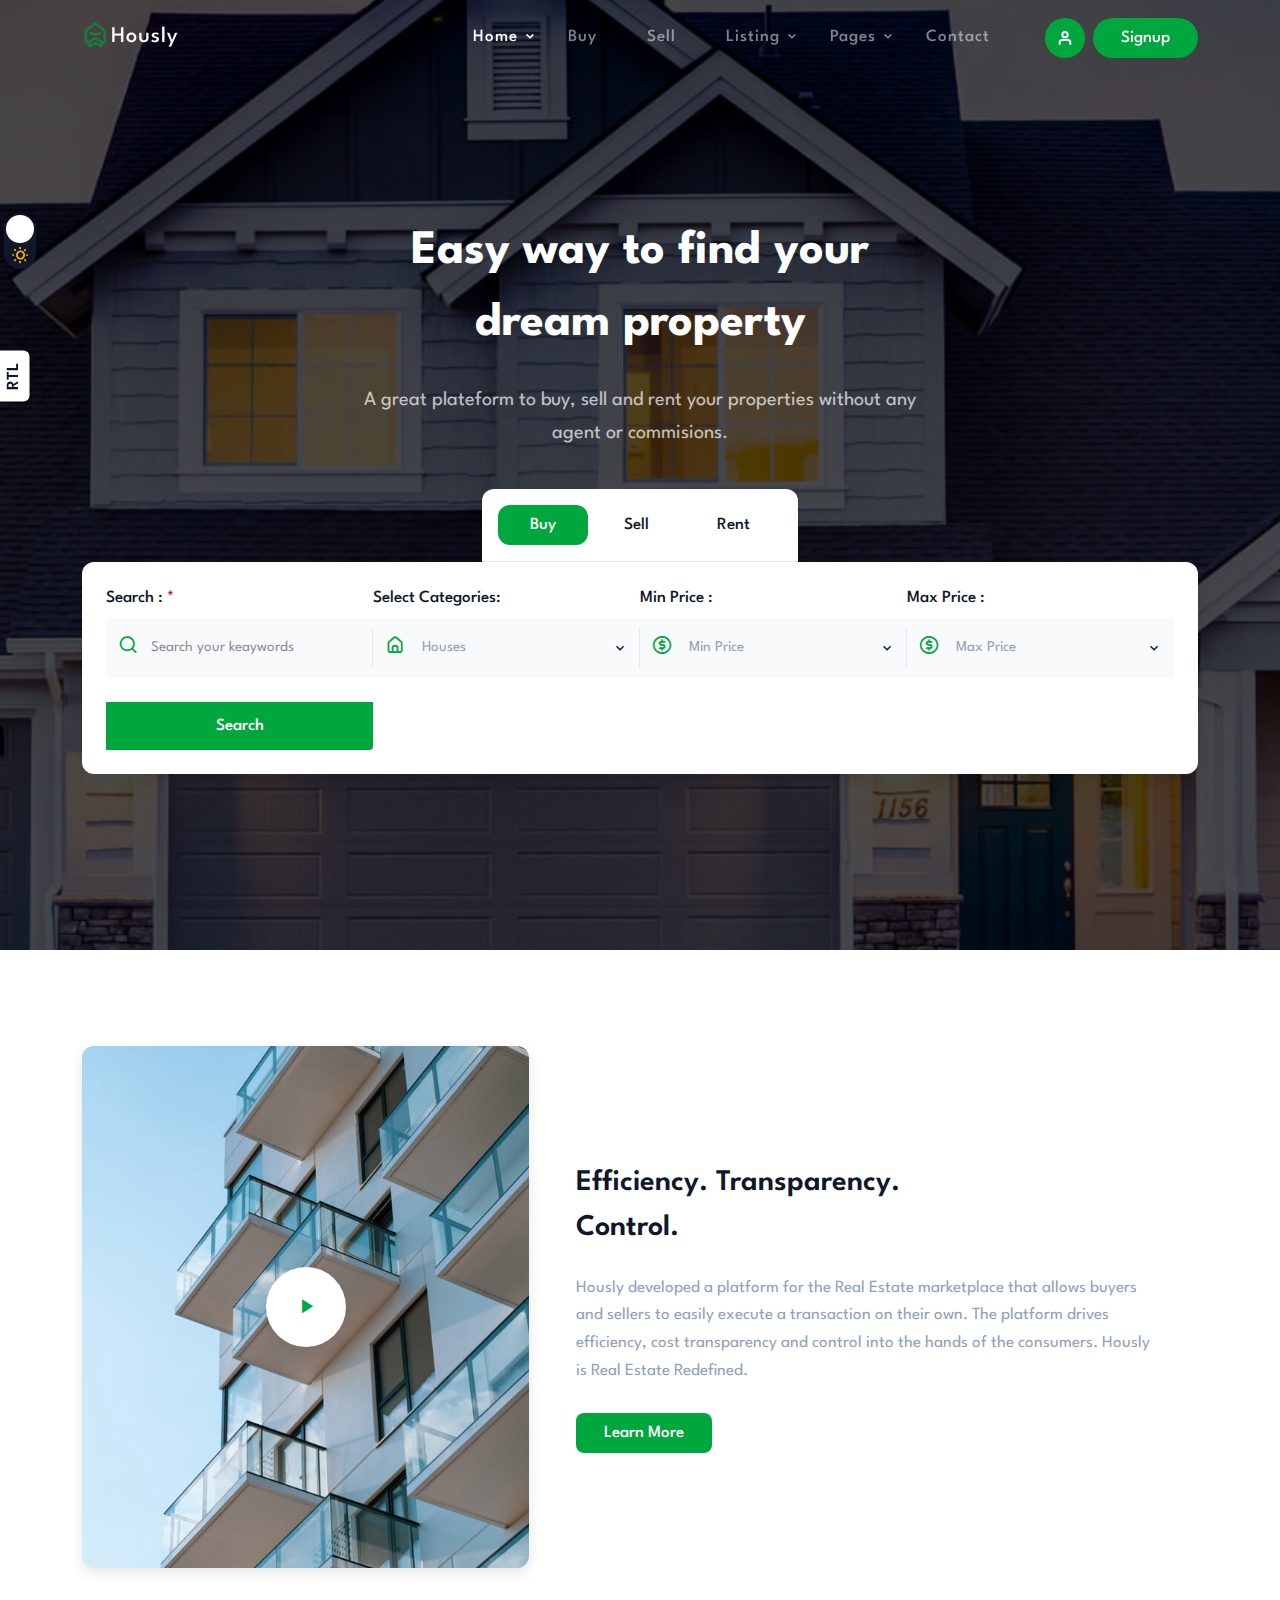
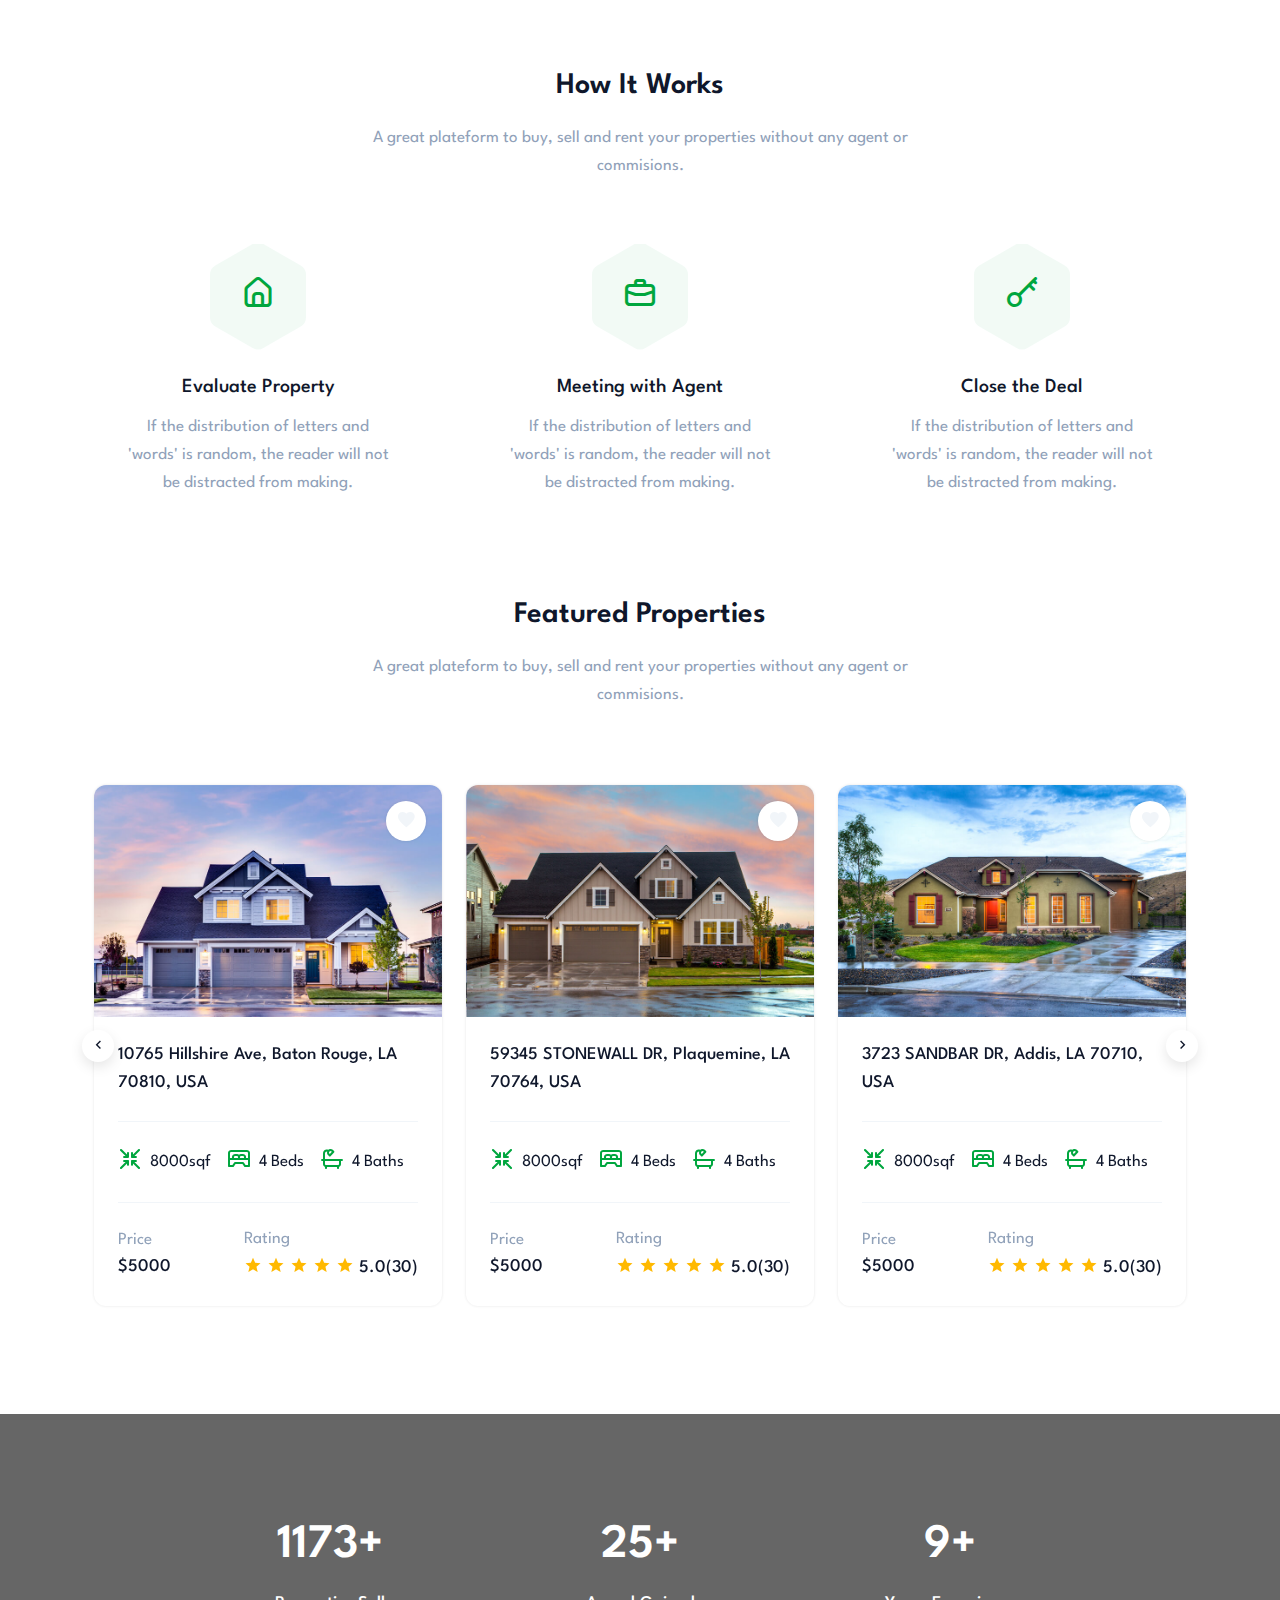
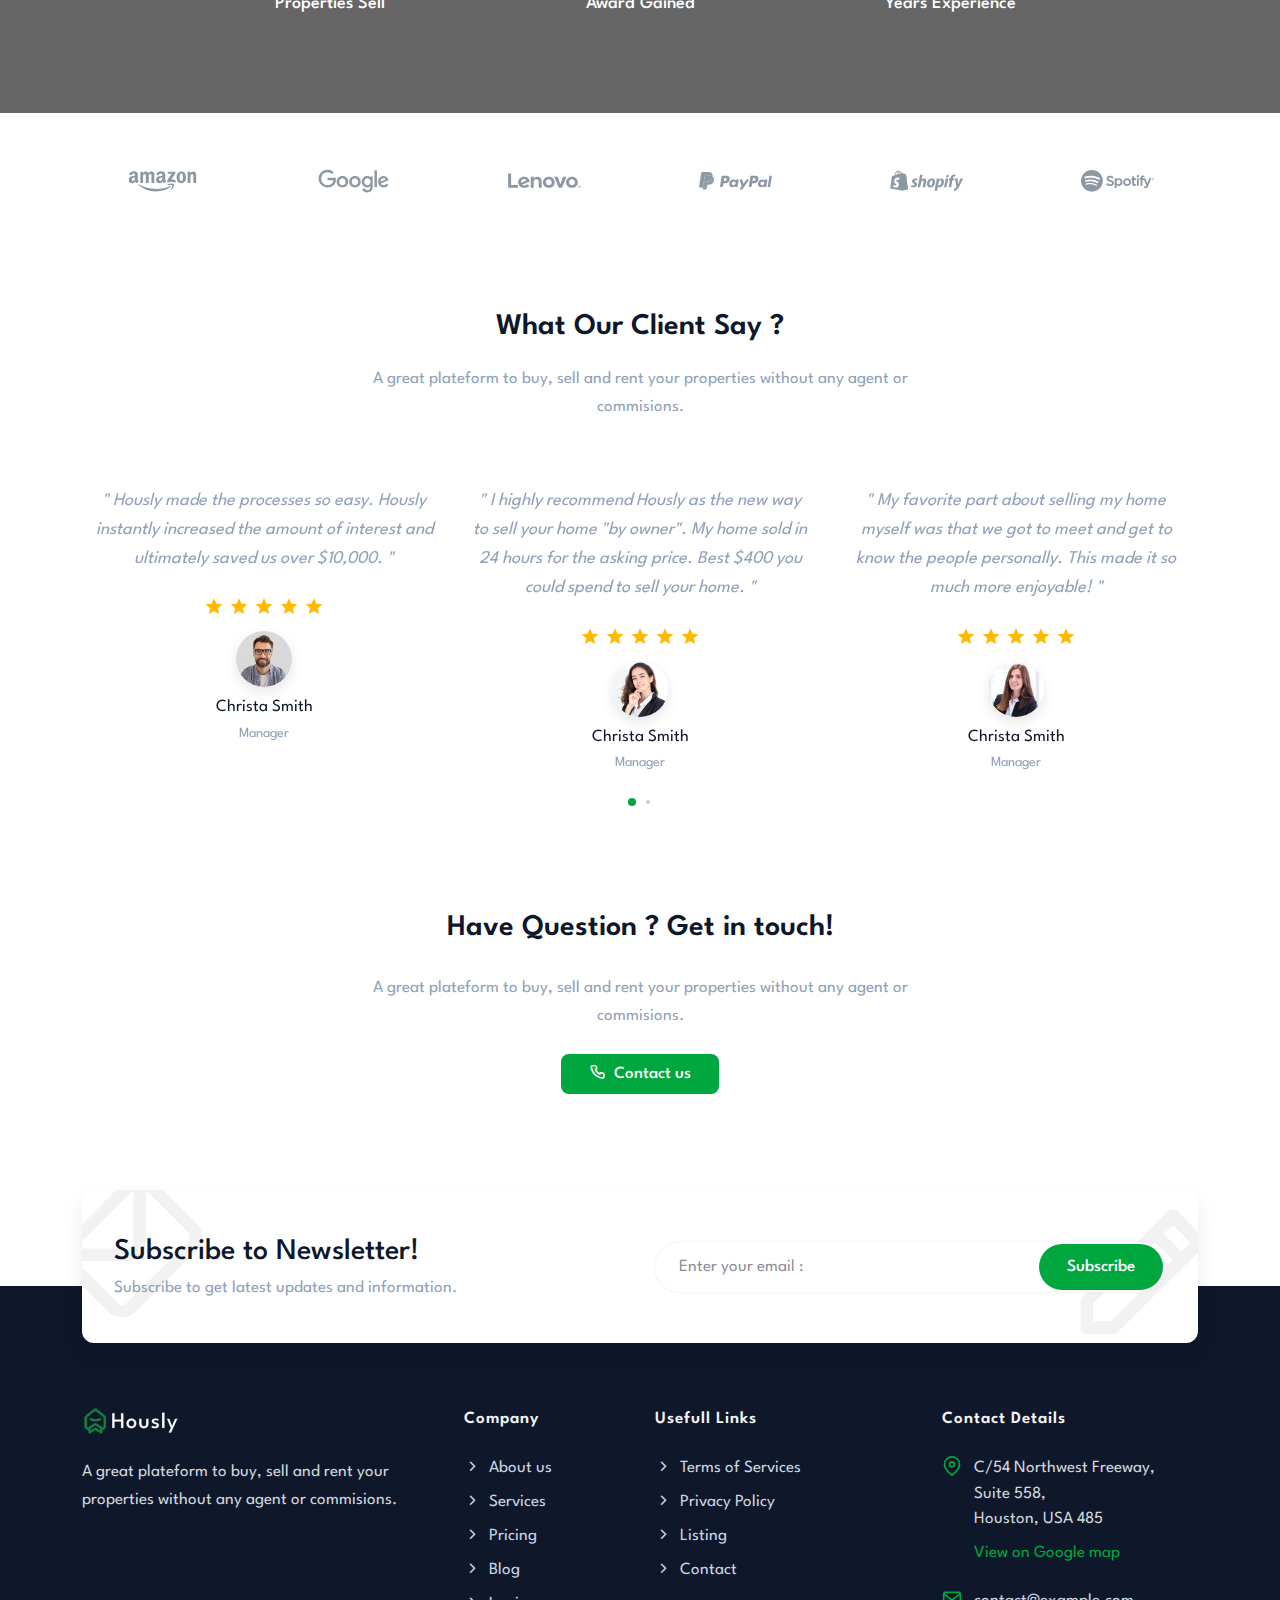
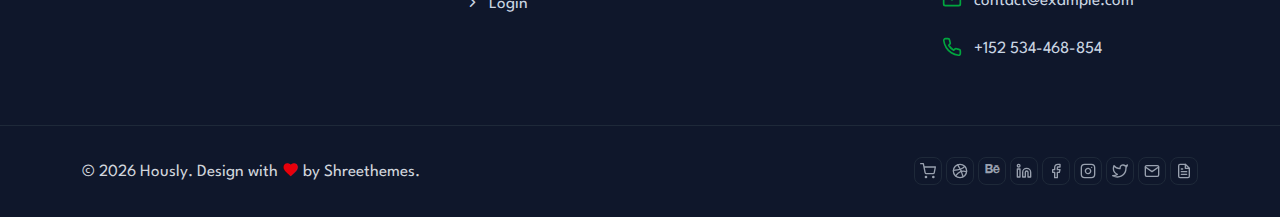
<file: index-two.html>
<!DOCTYPE html>
<html lang="en" class="light scroll-smooth" dir="ltr">
    <head>
        <meta charset="UTF-8" />
        <title>Hously - Tailwind CSS Real Estate Landing & Admin Dashboard Template</title>
        <meta name="viewport" content="width=device-width, initial-scale=1, shrink-to-fit=no" />
        <meta content="Real Estate Website Landing Page" name="description" />
        <meta content="Real Estate, buy, sell, Rent, tailwind Css" name="keywords" />
        <meta name="author" content="Shreethemes" />
        <meta name="website" content="https://shreethemes.in" />
        <meta name="email" content="support@shreethemes.in" />
        <meta name="version" content="2.5.0" />
        <meta http-equiv="X-UA-Compatible" content="IE=edge" />

        <!-- favicon -->
        <link rel="shortcut icon" href="assets/images/favicon.ico" />

        <!-- Css -->
        <link href="assets/libs/tiny-slider/tiny-slider.css" rel="stylesheet">
        <link href="assets/libs/tobii/css/tobii.min.css" rel="stylesheet">
        <link href="assets/libs/choices.js/public/assets/styles/choices.min.css" rel="stylesheet">
        <!-- Main Css -->
        <link href="assets/libs/@iconscout/unicons/css/line.css" type="text/css" rel="stylesheet" />
        <link href="assets/libs/@mdi/font/css/materialdesignicons.min.css" rel="stylesheet" type="text/css">
        <link rel="stylesheet" href="assets/css/tailwind.min.css" />

    </head>
    
    <body class="dark:bg-slate-900">
        <!-- Loader Start -->
        <!-- <div id="preloader">
            <div id="status">
                <div class="spinner">
                    <div class="double-bounce1"></div>
                    <div class="double-bounce2"></div>
                </div>
            </div>
        </div> -->
        <!-- Loader End -->
        <!-- Start Navbar -->
        <nav id="topnav" class="defaultscroll is-sticky">
            <div class="container relative">
                <!-- Start Logo container-->
                <a class="logo" href="index.html">
                    <span class="inline-block dark:hidden">
                        <img src="assets/images/logo-dark.png" class="l-dark" height="24" alt="">
                        <img src="assets/images/logo-light.png" class="l-light" height="24" alt="">
                    </span>
                    <img src="assets/images/logo-light.png" height="24" class="hidden dark:inline-block" alt="">
                </a>
                <!-- End Logo container-->

                <!-- Start Mobile Toggle -->
                <div class="menu-extras">
                    <div class="menu-item">
                        <a class="navbar-toggle" id="isToggle" onclick="toggleMenu()">
                            <div class="lines">
                                <span></span>
                                <span></span>
                                <span></span>
                            </div>
                        </a>
                    </div>
                </div>
                <!-- End Mobile Toggle -->

                <!--Login button Start-->
                <ul class="buy-button list-none mb-0">
                    <li class="inline mb-0">
                        <a href="auth-login.html" class="btn btn-icon bg-green-600 hover:bg-green-700 border-green-600 dark:border-green-600 text-white !rounded-full"><i data-feather="user" class="size-4 stroke-[3]"></i></a>
                    </li>
                    <li class="sm:inline ps-1 mb-0 hidden">
                        <a href="auth-signup.html" class="btn bg-green-600 hover:bg-green-700 border-green-600 dark:border-green-600 text-white !rounded-full">Signup</a>
                    </li>
                </ul>
                <!--Login button End-->

                <div id="navigation">
                    <!-- Navigation Menu-->   
                    <ul class="navigation-menu !justify-end nav-light">
                        <li class="has-submenu parent-parent-menu-item">
                            <a href="javascript:void(0)">Home</a><span class="menu-arrow"></span>

                            <ul class="submenu megamenu">
                                <li>
                                    <ul>
                                        <li>
                                            <a href="index.html" class="sub-menu-item">
                                                <div class="lg:text-center">
                                                    <span class="none lg:block"><img src="assets/images/demos/hero-one.png" class="img-fluid rounded shadow-md" alt=""></span>
                                                    <span class="lg:mt-2 block">Hero One</span>
                                                </div>
                                            </a>
                                        </li>
                                        <li>
                                            <a href="index-two.html" class="sub-menu-item">
                                                <div class="lg:text-center">
                                                    <span class="none lg:block"><img src="assets/images/demos/hero-two.png" class="img-fluid rounded shadow-md" alt=""></span>
                                                    <span class="lg:mt-2 block">Hero Two</span>
                                                </div>
                                            </a>
                                        </li>
                                    </ul>
                                </li>

                                <li>
                                    <ul>
                                        <li>
                                            <a href="index-three.html" class="sub-menu-item">
                                                <div class="lg:text-center">
                                                    <span class="none lg:block"><img src="assets/images/demos/hero-three.png" class="img-fluid rounded shadow-md" alt=""></span>
                                                    <span class="lg:mt-2 block">Hero Three</span>
                                                </div>
                                            </a>
                                        </li>
                                        <li>
                                            <a href="index-four.html" class="sub-menu-item">
                                                <div class="lg:text-center">
                                                    <span class="none lg:block"><img src="assets/images/demos/hero-four.png" class="img-fluid rounded shadow-md" alt=""></span>
                                                    <span class="lg:mt-2 block">Hero Four</span>
                                                </div>
                                            </a>
                                        </li>
                                    </ul>
                                </li>

                                <li>
                                    <ul>
                                        <li>
                                            <a href="index-five.html" class="sub-menu-item">
                                                <div class="lg:text-center">
                                                    <span class="none lg:block"><img src="assets/images/demos/hero-five.png" class="img-fluid rounded shadow-md" alt=""></span>
                                                    <span class="lg:mt-2 block">Hero Five</span>
                                                </div>
                                            </a>
                                        </li>
                                        <li>
                                            <a href="index-six.html" class="sub-menu-item">
                                                <div class="lg:text-center">
                                                    <span class="none lg:block"><img src="assets/images/demos/hero-six.png" class="img-fluid rounded shadow-md" alt=""></span>
                                                    <span class="lg:mt-2 block">Hero Six</span>
                                                </div>
                                            </a>
                                        </li>
                                    </ul>
                                </li>
                
                                <li>
                                    <ul>
                                        <li>
                                            <a href="index-seven.html" class="sub-menu-item">
                                                <div class="lg:text-center">
                                                    <span class="none lg:block"><img src="assets/images/demos/hero-seven.png" class="img-fluid rounded shadow-md" alt=""></span>
                                                    <span class="lg:mt-2 block">Hero Seven</span>
                                                </div>
                                            </a>
                                        </li>
                                        <li>
                                            <a href="index-eight.html" class="sub-menu-item">
                                                <div class="lg:text-center">
                                                    <span class="none lg:block"><img src="assets/images/demos/hero-eight.png" class="img-fluid rounded shadow-md" alt=""></span>
                                                    <span class="lg:mt-2 block">Hero Eight</span>
                                                </div>
                                            </a>
                                        </li>
                                    </ul>
                                </li>
                
                                <li>
                                    <ul>
                                        <li>
                                            <a href="index-nine.html" class="sub-menu-item">
                                                <div class="lg:text-center">
                                                    <span class="none lg:block"><img src="assets/images/demos/hero-nine.png" class="img-fluid rounded shadow-md" alt=""></span>
                                                    <span class="lg:mt-2 block">Hero Nine</span>
                                                </div>
                                            </a>
                                        </li>
                                
                                        <li>
                                            <a href="index-ten.html" class="sub-menu-item">
                                                <div class="lg:text-center">
                                                    <span class="none lg:block"><img src="assets/images/demos/hero-ten.png" class="img-fluid rounded shadow-md" alt=""></span>
                                                    <span class="lg:mt-2 block">Hero Ten </span>
                                                </div>
                                            </a>
                                        </li>
                                    </ul>
                                </li>
                            </ul>
                        </li>
                
                        <li><a href="buy.html" class="sub-menu-item">Buy</a></li>
                
                        <li><a href="sell.html" class="sub-menu-item">Sell</a></li>

                        <li class="has-submenu parent-parent-menu-item">
                            <a href="javascript:void(0)">Listing</a><span class="menu-arrow"></span>
                            <ul class="submenu">
                                <li class="has-submenu parent-menu-item"><a href="javascript:void(0)"> Grid View </a><span class="submenu-arrow"></span>
                                    <ul class="submenu">
                                        <li><a href="grid.html" class="sub-menu-item">Grid Listing</a></li>
                                        <li><a href="grid-sidebar.html" class="sub-menu-item">Grid Sidebar </a></li>
                                        <li><a href="grid-map.html" class="sub-menu-item">Grid With Map</a></li>
                                    </ul> 
                                </li>
                                <li class="has-submenu parent-menu-item"><a href="javascript:void(0)"> List View </a><span class="submenu-arrow"></span>
                                    <ul class="submenu">
                                        <li><a href="list.html" class="sub-menu-item">List Listing</a></li>
                                        <li><a href="list-sidebar.html" class="sub-menu-item">List Sidebar </a></li>
                                        <li><a href="list-map.html" class="sub-menu-item">List With Map</a></li>
                                    </ul>  
                                </li>
                                <li class="has-submenu parent-menu-item"><a href="javascript:void(0)"> Property Detail</a><span class="submenu-arrow"></span>
                                    <ul class="submenu">
                                        <li><a href="property-detail.html" class="sub-menu-item">Property Detail</a></li>
                                        <li><a href="property-detail-two.html" class="sub-menu-item">Property Detail Two</a></li>
                                    </ul>  
                                </li>
                            </ul>
                        </li>

                        <li class="has-submenu parent-parent-menu-item">
                            <a href="javascript:void(0)">Pages</a><span class="menu-arrow"></span>
                            <ul class="submenu">
                                <li><a href="aboutus.html" class="sub-menu-item">About Us</a></li>
                                <li><a href="features.html" class="sub-menu-item">Featues</a></li>
                                <li><a href="pricing.html" class="sub-menu-item">Pricing</a></li>
                                <li><a href="faqs.html" class="sub-menu-item">Faqs</a></li>
                                <li class="has-submenu parent-menu-item"><a href="javascript:void(0)"> Agents</a><span class="submenu-arrow"></span>
                                    <ul class="submenu">
                                        <li><a href="agents.html" class="sub-menu-item">Agents</a></li>
                                        <li><a href="agent-profile.html" class="sub-menu-item">Agent Profile</a></li>
                                    </ul>  
                                </li>
                                <li class="has-submenu parent-menu-item"><a href="javascript:void(0)"> Agencies</a><span class="submenu-arrow"></span>
                                    <ul class="submenu">
                                        <li><a href="agencies.html" class="sub-menu-item">Agencies</a></li>
                                        <li><a href="agency-profile.html" class="sub-menu-item">Agency Profile</a></li>
                                    </ul>  
                                </li>
                                <li class="has-submenu parent-menu-item"><a href="javascript:void(0)"> Auth Pages </a><span class="submenu-arrow"></span>
                                    <ul class="submenu">
                                        <li><a href="auth-login.html" class="sub-menu-item">Login</a></li>
                                        <li><a href="auth-signup.html" class="sub-menu-item">Signup</a></li>
                                        <li><a href="auth-re-password.html" class="sub-menu-item">Reset Password</a></li>
                                    </ul>  
                                </li>
                                <li class="has-submenu parent-menu-item"><a href="javascript:void(0)"> Utility </a><span class="submenu-arrow"></span>
                                    <ul class="submenu">
                                        <li><a href="terms.html" class="sub-menu-item">Terms of Services</a></li>
                                        <li><a href="privacy.html" class="sub-menu-item">Privacy Policy</a></li>
                                    </ul>  
                                </li>
                                <li class="has-submenu parent-menu-item"><a href="javascript:void(0)"> Blog </a><span class="submenu-arrow"></span>
                                    <ul class="submenu">
                                        <li><a href="blogs.html" class="sub-menu-item"> Blogs</a></li>
                                        <li><a href="blog-sidebar.html" class="sub-menu-item"> Blog Sidebar</a></li>
                                        <li><a href="blog-detail.html" class="sub-menu-item"> Blog Detail</a></li>
                                    </ul> 
                                </li>
                                <li class="has-submenu parent-menu-item"><a href="javascript:void(0)"> Special </a><span class="submenu-arrow"></span>
                                    <ul class="submenu">
                                        <li><a href="comingsoon.html" class="sub-menu-item">Comingsoon</a></li>
                                        <li><a href="maintenance.html" class="sub-menu-item">Maintenance</a></li>
                                        <li><a href="404.html" class="sub-menu-item">404! Error</a></li>
                                    </ul>  
                                </li>
                            </ul>
                        </li>
                
                        <li><a href="contact.html" class="sub-menu-item">Contact</a></li>
                    </ul><!--end navigation menu-->
                </div><!--end navigation-->
            </div><!--end container-->
        </nav><!--end header-->
        <!-- End Navbar -->

        <!-- Hero Start -->
        <section class="relative table w-full lg:py-44 py-36 overflow-hidden">
            <div class="zoom-image">
                <div class="absolute inset-0 image-wrap z-1 bg-[url('../../assets/images/bg/04.jpg')] bg-no-repeat bg-center bg-cover"></div>
                <div class="absolute inset-0 bg-black/70 z-2"></div>
            </div>
            
            <div class="container relative z-3">
                <div class="grid grid-cols-1 mt-10">
                    <div class="text-center">
                        <h1 class="font-bold text-white lg:leading-normal leading-normal text-4xl lg:text-5xl mb-6">Easy way to find your <br> dream property</h1>
                        <p class="text-white/70 text-xl max-w-xl mx-auto">A great plateform to buy, sell and rent your properties without any agent or commisions.</p>
                    </div>

                    <ul class="inline-block mx-auto sm:w-fit w-full flex-wrap justify-center text-center p-4 bg-white dark:bg-slate-900 backdrop-blur-sm rounded-t-xl border-b border-gray-200 dark:border-gray-800 mt-10" id="myTab" data-tabs-toggle="#StarterContent" role="tablist">
                        <li role="presentation" class="inline-block">
                            <button class="sm:px-8 px-6 py-2 text-base font-medium rounded-xl w-full hover:text-green-600 transition-all duration-500 ease-in-out" id="buy-home-tab" data-tabs-target="#buy-home" type="button" role="tab" aria-controls="buy-home" aria-selected="true">Buy</button>
                        </li>
                        <li role="presentation" class="inline-block">
                            <button class="sm:px-8 px-6 py-2 text-base font-medium rounded-xl w-full transition-all duration-500 ease-in-out" id="sell-home-tab" data-tabs-target="#sell-home" type="button" role="tab" aria-controls="sell-home" aria-selected="false">Sell</button>
                        </li>
                        <li role="presentation" class="inline-block">
                            <button class="sm:px-8 px-6 py-2 text-base font-medium rounded-xl w-full transition-all duration-500 ease-in-out" id="rent-home-tab" data-tabs-target="#rent-home" type="button" role="tab" aria-controls="rent-home" aria-selected="false">Rent</button>
                        </li>
                    </ul>

                    <div id="StarterContent" class="p-6 bg-white dark:bg-slate-900 md:rounded-xl rounded-none shadow-md dark:shadow-gray-700">
                        <div class="" id="buy-home" role="tabpanel" aria-labelledby="buy-home-tab">
                            <form action="#">
                                <div class="registration-form text-slate-900 text-start">
                                    <div class="grid lg:grid-cols-4 md:grid-cols-2 grid-cols-1 lg:gap-0 gap-6">
                                        <div>
                                            <label class="form-label font-medium text-slate-900 dark:text-white">Search : <span class="text-red-600">*</span></label>
                                            <div class="filter-search-form relative filter-border mt-2">
                                                <i class="uil uil-search icons"></i>
                                                <input name="name" type="text" id="job-keyword" class="form-input filter-input-box !bg-gray-50 dark:!bg-slate-800 border-0" placeholder="Search your keaywords">
                                            </div>
                                        </div>

                                        <div>
                                            <label for="buy-properties" class="form-label font-medium text-slate-900 dark:text-white">Select Categories:</label>
                                            <div class="filter-search-form relative filter-border mt-2">
                                                <i class="uil uil-estate icons"></i>
                                                <select class="form-select z-2" data-trigger name="choices-catagory" id="choices-catagory-buy" aria-label="Default select example">
                                                    <option>Houses</option>
                                                    <option>Apartment</option>
                                                    <option>Offices</option>
                                                    <option>Townhome</option>
                                                </select>
                                            </div>
                                        </div>
                                    
                                        <div>
                                            <label for="buy-min-price" class="form-label font-medium text-slate-900 dark:text-white">Min Price :</label>
                                            <div class="filter-search-form relative filter-border mt-2">
                                                <i class="uil uil-usd-circle icons"></i>
                                                <select class="form-select" data-trigger name="choices-min-price" id="choices-min-price-buy" aria-label="Default select example">
                                                    <option>Min Price</option>
                                                    <option>500</option>
                                                    <option>1000</option>
                                                    <option>2000</option>
                                                    <option>3000</option>
                                                    <option>4000</option>
                                                    <option>5000</option>
                                                    <option>6000</option>
                                                </select>
                                            </div>
                                        </div>
                                    
                                        <div>
                                            <label for="buy-max-price" class="form-label font-medium text-slate-900 dark:text-white">Max Price :</label>
                                            <div class="filter-search-form relative mt-2">
                                                <i class="uil uil-usd-circle icons"></i>
                                                <select class="form-select" data-trigger name="choices-max-price" id="choices-max-price-buy" aria-label="Default select example">
                                                    <option>Max Price</option>
                                                    <option>500</option>
                                                    <option>1000</option>
                                                    <option>2000</option>
                                                    <option>3000</option>
                                                    <option>4000</option>
                                                    <option>5000</option>
                                                    <option>6000</option>
                                                </select>
                                            </div>
                                        </div>

                                        <div class="lg:mt-6">
                                            <input type="submit" id="search-buy" name="search" class="btn bg-green-600 hover:bg-green-700 border-green-600 hover:border-green-700 text-white searchbtn submit-btn w-full !h-12 rounded" value="Search">
                                        </div>
                                    </div><!--end grid-->
                                </div><!--end container-->
                            </form>
                        </div>

                        <div class="hidden" id="sell-home" role="tabpanel" aria-labelledby="sell-home-tab">
                            <form action="#">
                                <div class="registration-form text-slate-900 text-start">
                                    <div class="grid lg:grid-cols-4 md:grid-cols-2 grid-cols-1 lg:gap-0 gap-6">
                                        <div>
                                            <label class="form-label font-medium text-slate-900 dark:text-white">Search : <span class="text-red-600">*</span></label>
                                            <div class="filter-search-form relative filter-border mt-2">
                                                <i class="uil uil-search icons"></i>
                                                <input name="name" type="text" id="job-keyword" class="form-input filter-input-box !bg-gray-50 dark:!bg-slate-800 border-0" placeholder="Search your keaywords">
                                            </div>
                                        </div>

                                        <div>
                                            <label for="buy-properties" class="form-label font-medium text-slate-900 dark:text-white">Select Categories:</label>
                                            <div class="filter-search-form relative filter-border mt-2">
                                                <i class="uil uil-estate icons"></i>
                                                <select class="form-select z-2" data-trigger name="choices-catagory" id="choices-catagory-sell" aria-label="Default select example">
                                                    <option>Houses</option>
                                                    <option>Apartment</option>
                                                    <option>Offices</option>
                                                    <option>Townhome</option>
                                                </select>
                                            </div>
                                        </div>
                                    
                                        <div>
                                            <label for="buy-min-price" class="form-label font-medium text-slate-900 dark:text-white">Min Price :</label>
                                            <div class="filter-search-form relative filter-border mt-2">
                                                <i class="uil uil-usd-circle icons"></i>
                                                <select class="form-select" data-trigger name="choices-min-price" id="choices-min-price-sell" aria-label="Default select example">
                                                    <option>Min Price</option>
                                                    <option>500</option>
                                                    <option>1000</option>
                                                    <option>2000</option>
                                                    <option>3000</option>
                                                    <option>4000</option>
                                                    <option>5000</option>
                                                    <option>6000</option>
                                                </select>
                                            </div>
                                        </div>
                                    
                                        <div>
                                            <label for="buy-max-price" class="form-label font-medium text-slate-900 dark:text-white">Max Price :</label>
                                            <div class="filter-search-form relative mt-2">
                                                <i class="uil uil-usd-circle icons"></i>
                                                <select class="form-select" data-trigger name="choices-max-price" id="choices-max-price-sell" aria-label="Default select example">
                                                    <option>Max Price</option>
                                                    <option>500</option>
                                                    <option>1000</option>
                                                    <option>2000</option>
                                                    <option>3000</option>
                                                    <option>4000</option>
                                                    <option>5000</option>
                                                    <option>6000</option>
                                                </select>
                                            </div>
                                        </div>

                                        <div class="lg:mt-6">
                                            <input type="submit" id="search-sell" name="search" class="btn bg-green-600 hover:bg-green-700 border-green-600 hover:border-green-700 text-white searchbtn submit-btn w-full !h-12 rounded" value="Search">
                                        </div>
                                    </div><!--end grid-->
                                </div><!--end container-->
                            </form>
                        </div>

                        <div class="hidden" id="rent-home" role="tabpanel" aria-labelledby="rent-home-tab">
                            <form action="#">
                                <div class="registration-form text-slate-900 text-start">
                                    <div class="grid lg:grid-cols-4 md:grid-cols-2 grid-cols-1 lg:gap-0 gap-6">
                                        <div>
                                            <label class="form-label font-medium text-slate-900 dark:text-white">Search : <span class="text-red-600">*</span></label>
                                            <div class="filter-search-form relative filter-border mt-2">
                                                <i class="uil uil-search icons"></i>
                                                <input name="name" type="text" id="job-keyword" class="form-input filter-input-box !bg-gray-50 dark:!bg-slate-800 border-0" placeholder="Search your keaywords">
                                            </div>
                                        </div>

                                        <div>
                                            <label for="buy-properties" class="form-label font-medium text-slate-900 dark:text-white">Select Categories:</label>
                                            <div class="filter-search-form relative filter-border mt-2">
                                                <i class="uil uil-estate icons"></i>
                                                <select class="form-select z-2" data-trigger name="choices-catagory" id="choices-catagory-rent" aria-label="Default select example">
                                                    <option>Houses</option>
                                                    <option>Apartment</option>
                                                    <option>Offices</option>
                                                    <option>Townhome</option>
                                                </select>
                                            </div>
                                        </div>
                                    
                                        <div>
                                            <label for="buy-min-price" class="form-label font-medium text-slate-900 dark:text-white">Min Price :</label>
                                            <div class="filter-search-form relative filter-border mt-2">
                                                <i class="uil uil-usd-circle icons"></i>
                                                <select class="form-select" data-trigger name="choices-min-price" id="choices-min-price-rent" aria-label="Default select example">
                                                    <option>Min Price</option>
                                                    <option>500</option>
                                                    <option>1000</option>
                                                    <option>2000</option>
                                                    <option>3000</option>
                                                    <option>4000</option>
                                                    <option>5000</option>
                                                    <option>6000</option>
                                                </select>
                                            </div>
                                        </div>
                                    
                                        <div>
                                            <label for="buy-max-price" class="form-label font-medium text-slate-900 dark:text-white">Max Price :</label>
                                            <div class="filter-search-form relative mt-2">
                                                <i class="uil uil-usd-circle icons"></i>
                                                <select class="form-select" data-trigger name="choices-max-price" id="choices-max-price-rent" aria-label="Default select example">
                                                    <option>Max Price</option>
                                                    <option>500</option>
                                                    <option>1000</option>
                                                    <option>2000</option>
                                                    <option>3000</option>
                                                    <option>4000</option>
                                                    <option>5000</option>
                                                    <option>6000</option>
                                                </select>
                                            </div>
                                        </div>

                                        <div class="lg:mt-6">
                                            <input type="submit" id="search-rent" name="search" class="btn bg-green-600 hover:bg-green-700 border-green-600 hover:border-green-700 text-white searchbtn submit-btn w-full !h-12 rounded" value="Search">
                                        </div>
                                    </div><!--end grid-->
                                </div><!--end container-->
                            </form>
                        </div>
                    </div>
                </div><!--end grid-->
            </div><!--end container-->
        </section><!--end section-->
        <!-- Hero End -->

        <!-- Start -->
        <section class="relative lg:py-24 py-16">
            <div class="container relative">
                <div class="grid md:grid-cols-12 grid-cols-1 items-center gap-[30px]">
                    <div class="md:col-span-5">
                        <div class="relative">
                            <img src="assets/images/about.jpg" class="rounded-xl shadow-md" alt="">
                            <div class="absolute bottom-2/4 translate-y-2/4 start-0 end-0 text-center">
                                <a href="#!" data-type="youtube" data-id="yba7hPeTSjk"
                                    class="lightbox size-20 rounded-full shadow-md dark:shadow-gray-700 inline-flex items-center justify-center bg-white dark:bg-slate-900 text-green-600">
                                    <i class="mdi mdi-play inline-flex items-center justify-center text-2xl"></i>
                                </a>
                            </div>
                        </div>
                    </div><!--end col-->

                    <div class="md:col-span-7">
                        <div class="lg:ms-4">
                            <h4 class="mb-6 md:text-3xl text-2xl lg:leading-normal leading-normal font-semibold">Efficiency. Transparency. <br> Control.</h4>
                            <p class="text-slate-400 max-w-xl">Hously developed a platform for the Real Estate marketplace that allows buyers and sellers to easily execute a transaction on their own. The platform drives efficiency, cost transparency and control into the hands of the consumers. Hously is Real Estate Redefined.</p>
                            
                            <div class="mt-4">
                                <a href="" class="btn bg-green-600 hover:bg-green-700 text-white rounded-md mt-3">Learn More </a>
                            </div>
                        </div>
                    </div><!--end col-->
                </div><!--end grid-->
            </div><!--end container-->

            <div class="container relative lg:mt-24 mt-16">
                <div class="grid grid-cols-1 pb-8 text-center">
                    <h3 class="mb-4 md:text-3xl md:leading-normal text-2xl leading-normal font-semibold">How It Works</h3>

                    <p class="text-slate-400 max-w-xl mx-auto">A great plateform to buy, sell and rent your properties without any agent or commisions.</p>
                </div><!--end grid-->

                <div class="grid lg:grid-cols-3 md:grid-cols-2 grid-cols-1 mt-8 gap-[30px]">
                    <!-- Content -->
                    <div class="group relative lg:px-10 transition-all duration-500 ease-in-out rounded-xl bg-transparent overflow-hidden text-center">
                        <div class="relative overflow-hidden text-transparent -m-3">
                            <i data-feather="hexagon" class="size-32 fill-green-600/5 mx-auto"></i>
                            <div class="absolute top-2/4 -translate-y-2/4 start-0 end-0 mx-auto text-green-600 rounded-xl transition-all duration-500 ease-in-out text-4xl flex align-middle justify-center items-center">
                                <i class="uil uil-estate"></i>
                            </div>
                        </div>

                        <div class="mt-6">
                            <h5 class="text-xl font-medium">Evaluate Property</h5>
                            <p class="text-slate-400 mt-3">If the distribution of letters and 'words' is random, the reader will not be distracted from making.</p>
                        </div>
                    </div>
                    <!-- Content -->

                    <!-- Content -->
                    <div class="group relative lg:px-10 transition-all duration-500 ease-in-out rounded-xl bg-transparent overflow-hidden text-center">
                        <div class="relative overflow-hidden text-transparent -m-3">
                            <i data-feather="hexagon" class="size-32 fill-green-600/5 mx-auto"></i>
                            <div class="absolute top-2/4 -translate-y-2/4 start-0 end-0 mx-auto text-green-600 rounded-xl transition-all duration-500 ease-in-out text-4xl flex align-middle justify-center items-center">
                                <i class="uil uil-bag"></i>
                            </div>
                        </div>

                        <div class="mt-6">
                            <h5 class="text-xl font-medium">Meeting with Agent</h5>
                            <p class="text-slate-400 mt-3">If the distribution of letters and 'words' is random, the reader will not be distracted from making.</p>
                        </div>
                    </div>
                    <!-- Content -->

                    <!-- Content -->
                    <div class="group relative lg:px-10 transition-all duration-500 ease-in-out rounded-xl bg-transparent overflow-hidden text-center">
                        <div class="relative overflow-hidden text-transparent -m-3">
                            <i data-feather="hexagon" class="size-32 fill-green-600/5 mx-auto"></i>
                            <div class="absolute top-2/4 -translate-y-2/4 start-0 end-0 mx-auto text-green-600 rounded-xl transition-all duration-500 ease-in-out text-4xl flex align-middle justify-center items-center">
                                <i class="uil uil-key-skeleton"></i>
                            </div>
                        </div>

                        <div class="mt-6">
                            <h5 class="text-xl font-medium">Close the Deal</h5>
                            <p class="text-slate-400 mt-3">If the distribution of letters and 'words' is random, the reader will not be distracted from making.</p>
                        </div>
                    </div>
                    <!-- Content -->
                </div><!--end grid-->
            </div><!--end container-->

            <div class="container relative lg:mt-24 mt-16">
                <div class="grid grid-cols-1 pb-8 text-center">
                    <h3 class="mb-4 md:text-3xl md:leading-normal text-2xl leading-normal font-semibold">Featured Properties</h3>

                    <p class="text-slate-400 max-w-xl mx-auto">A great plateform to buy, sell and rent your properties without any agent or commisions.</p>
                </div><!--end grid-->

                <div class="grid grid-cols-1 mt-8 relative">
                    <div class="tiny-home-slide-three">
                        <div class="tiny-slide">
                            <div class="group rounded-xl bg-white dark:bg-slate-900 shadow-sm hover:shadow-md dark:hover:shadow-md dark:shadow-gray-700 dark:hover:shadow-gray-700 overflow-hidden ease-in-out duration-500 m-3">
                                <div class="relative">
                                    <img src="assets/images/property/1.jpg" alt="">
    
                                    <div class="absolute top-4 end-4">
                                        <a href="javascript:void(0)" class="btn btn-icon bg-white dark:bg-slate-900 shadow-sm dark:shadow-gray-700 !rounded-full text-slate-100 dark:text-slate-700 focus:text-red-600 dark:focus:text-red-600 hover:text-red-600 dark:hover:text-red-600"><i class="mdi mdi-heart text-[20px]"></i></a>
                                    </div>
                                </div>
    
                                <div class="p-6">
                                    <div class="pb-6">
                                        <a href="property-detail.html" class="text-lg hover:text-green-600 font-medium ease-in-out duration-500">10765 Hillshire Ave, Baton Rouge, LA 70810, USA</a>
                                    </div>
    
                                    <ul class="py-6 border-y border-slate-100 dark:border-gray-800 flex items-center list-none">
                                        <li class="flex items-center me-4">
                                            <i class="uil uil-compress-arrows text-2xl me-2 text-green-600"></i>
                                            <span>8000sqf</span>
                                        </li>
    
                                        <li class="flex items-center me-4">
                                            <i class="uil uil-bed-double text-2xl me-2 text-green-600"></i>
                                            <span>4 Beds</span>
                                        </li>
    
                                        <li class="flex items-center">
                                            <i class="uil uil-bath text-2xl me-2 text-green-600"></i>
                                            <span>4 Baths</span>
                                        </li>
                                    </ul>
    
                                    <ul class="pt-6 flex justify-between items-center list-none">
                                        <li>
                                            <span class="text-slate-400">Price</span>
                                            <p class="text-lg font-medium">$5000</p>
                                        </li>
    
                                        <li>
                                            <span class="text-slate-400">Rating</span>
                                            <ul class="text-lg font-medium text-amber-400 list-none">
                                                <li class="inline"><i class="mdi mdi-star"></i></li>
                                                <li class="inline"><i class="mdi mdi-star"></i></li>
                                                <li class="inline"><i class="mdi mdi-star"></i></li>
                                                <li class="inline"><i class="mdi mdi-star"></i></li>
                                                <li class="inline"><i class="mdi mdi-star"></i></li>
                                                <li class="inline text-slate-900 dark:text-white">5.0(30)</li>
                                            </ul>
                                        </li>
                                    </ul>
                                </div>
                            </div><!--end property content-->
                        </div>
    
                        <div class="tiny-slide">
                            <div class="group rounded-xl bg-white dark:bg-slate-900 shadow-sm hover:shadow-md dark:hover:shadow-md dark:shadow-gray-700 dark:hover:shadow-gray-700 overflow-hidden ease-in-out duration-500 m-3">
                                <div class="relative">
                                    <img src="assets/images/property/2.jpg" alt="">
    
                                    <div class="absolute top-4 end-4">
                                        <a href="javascript:void(0)" class="btn btn-icon bg-white dark:bg-slate-900 shadow-sm dark:shadow-gray-700 !rounded-full text-slate-100 dark:text-slate-700 focus:text-red-600 dark:focus:text-red-600 hover:text-red-600 dark:hover:text-red-600"><i class="mdi mdi-heart text-[20px]"></i></a>
                                    </div>
                                </div>
    
                                <div class="p-6">
                                    <div class="pb-6">
                                        <a href="property-detail.html" class="text-lg hover:text-green-600 font-medium ease-in-out duration-500">59345 STONEWALL DR, Plaquemine, LA 70764, USA</a>
                                    </div>
    
                                    <ul class="py-6 border-y border-slate-100 dark:border-gray-800 flex items-center list-none">
                                        <li class="flex items-center me-4">
                                            <i class="uil uil-compress-arrows text-2xl me-2 text-green-600"></i>
                                            <span>8000sqf</span>
                                        </li>
    
                                        <li class="flex items-center me-4">
                                            <i class="uil uil-bed-double text-2xl me-2 text-green-600"></i>
                                            <span>4 Beds</span>
                                        </li>
    
                                        <li class="flex items-center">
                                            <i class="uil uil-bath text-2xl me-2 text-green-600"></i>
                                            <span>4 Baths</span>
                                        </li>
                                    </ul>
    
                                    <ul class="pt-6 flex justify-between items-center list-none">
                                        <li>
                                            <span class="text-slate-400">Price</span>
                                            <p class="text-lg font-medium">$5000</p>
                                        </li>
    
                                        <li>
                                            <span class="text-slate-400">Rating</span>
                                            <ul class="text-lg font-medium text-amber-400 list-none">
                                                <li class="inline"><i class="mdi mdi-star"></i></li>
                                                <li class="inline"><i class="mdi mdi-star"></i></li>
                                                <li class="inline"><i class="mdi mdi-star"></i></li>
                                                <li class="inline"><i class="mdi mdi-star"></i></li>
                                                <li class="inline"><i class="mdi mdi-star"></i></li>
                                                <li class="inline text-slate-900 dark:text-white">5.0(30)</li>
                                            </ul>
                                        </li>
                                    </ul>
                                </div>
                            </div><!--end property content-->
                        </div>
    
                        <div class="tiny-slide">
                            <div class="group rounded-xl bg-white dark:bg-slate-900 shadow-sm hover:shadow-md dark:hover:shadow-md dark:shadow-gray-700 dark:hover:shadow-gray-700 overflow-hidden ease-in-out duration-500 m-3">
                                <div class="relative">
                                    <img src="assets/images/property/3.jpg" alt="">
    
                                    <div class="absolute top-4 end-4">
                                        <a href="javascript:void(0)" class="btn btn-icon bg-white dark:bg-slate-900 shadow-sm dark:shadow-gray-700 !rounded-full text-slate-100 dark:text-slate-700 focus:text-red-600 dark:focus:text-red-600 hover:text-red-600 dark:hover:text-red-600"><i class="mdi mdi-heart text-[20px]"></i></a>
                                    </div>
                                </div>
    
                                <div class="p-6">
                                    <div class="pb-6">
                                        <a href="property-detail.html" class="text-lg hover:text-green-600 font-medium ease-in-out duration-500">3723 SANDBAR DR, Addis, LA 70710, USA</a>
                                    </div>
    
                                    <ul class="py-6 border-y border-slate-100 dark:border-gray-800 flex items-center list-none">
                                        <li class="flex items-center me-4">
                                            <i class="uil uil-compress-arrows text-2xl me-2 text-green-600"></i>
                                            <span>8000sqf</span>
                                        </li>
    
                                        <li class="flex items-center me-4">
                                            <i class="uil uil-bed-double text-2xl me-2 text-green-600"></i>
                                            <span>4 Beds</span>
                                        </li>
    
                                        <li class="flex items-center">
                                            <i class="uil uil-bath text-2xl me-2 text-green-600"></i>
                                            <span>4 Baths</span>
                                        </li>
                                    </ul>
    
                                    <ul class="pt-6 flex justify-between items-center list-none">
                                        <li>
                                            <span class="text-slate-400">Price</span>
                                            <p class="text-lg font-medium">$5000</p>
                                        </li>
    
                                        <li>
                                            <span class="text-slate-400">Rating</span>
                                            <ul class="text-lg font-medium text-amber-400 list-none">
                                                <li class="inline"><i class="mdi mdi-star"></i></li>
                                                <li class="inline"><i class="mdi mdi-star"></i></li>
                                                <li class="inline"><i class="mdi mdi-star"></i></li>
                                                <li class="inline"><i class="mdi mdi-star"></i></li>
                                                <li class="inline"><i class="mdi mdi-star"></i></li>
                                                <li class="inline text-slate-900 dark:text-white">5.0(30)</li>
                                            </ul>
                                        </li>
                                    </ul>
                                </div>
                            </div><!--end property content-->
                        </div>
    
                        <div class="tiny-slide">
                            <div class="group rounded-xl bg-white dark:bg-slate-900 shadow-sm hover:shadow-md dark:hover:shadow-md dark:shadow-gray-700 dark:hover:shadow-gray-700 overflow-hidden ease-in-out duration-500 m-3">
                                <div class="relative">
                                    <img src="assets/images/property/4.jpg" alt="">
    
                                    <div class="absolute top-4 end-4">
                                        <a href="javascript:void(0)" class="btn btn-icon bg-white dark:bg-slate-900 shadow-sm dark:shadow-gray-700 !rounded-full text-slate-100 dark:text-slate-700 focus:text-red-600 dark:focus:text-red-600 hover:text-red-600 dark:hover:text-red-600"><i class="mdi mdi-heart text-[20px]"></i></a>
                                    </div>
                                </div>
    
                                <div class="p-6">
                                    <div class="pb-6">
                                        <a href="property-detail.html" class="text-lg hover:text-green-600 font-medium ease-in-out duration-500">Lot 21 ROYAL OAK DR, Prairieville, LA 70769, USA</a>
                                    </div>
    
                                    <ul class="py-6 border-y border-slate-100 dark:border-gray-800 flex items-center list-none">
                                        <li class="flex items-center me-4">
                                            <i class="uil uil-compress-arrows text-2xl me-2 text-green-600"></i>
                                            <span>8000sqf</span>
                                        </li>
    
                                        <li class="flex items-center me-4">
                                            <i class="uil uil-bed-double text-2xl me-2 text-green-600"></i>
                                            <span>4 Beds</span>
                                        </li>
    
                                        <li class="flex items-center">
                                            <i class="uil uil-bath text-2xl me-2 text-green-600"></i>
                                            <span>4 Baths</span>
                                        </li>
                                    </ul>
    
                                    <ul class="pt-6 flex justify-between items-center list-none">
                                        <li>
                                            <span class="text-slate-400">Price</span>
                                            <p class="text-lg font-medium">$5000</p>
                                        </li>
    
                                        <li>
                                            <span class="text-slate-400">Rating</span>
                                            <ul class="text-lg font-medium text-amber-400 list-none">
                                                <li class="inline"><i class="mdi mdi-star"></i></li>
                                                <li class="inline"><i class="mdi mdi-star"></i></li>
                                                <li class="inline"><i class="mdi mdi-star"></i></li>
                                                <li class="inline"><i class="mdi mdi-star"></i></li>
                                                <li class="inline"><i class="mdi mdi-star"></i></li>
                                                <li class="inline text-slate-900 dark:text-white">5.0(30)</li>
                                            </ul>
                                        </li>
                                    </ul>
                                </div>
                            </div><!--end property content-->
                        </div>
    
                        <div class="tiny-slide">
                            <div class="group rounded-xl bg-white dark:bg-slate-900 shadow-sm hover:shadow-md dark:hover:shadow-md dark:shadow-gray-700 dark:hover:shadow-gray-700 overflow-hidden ease-in-out duration-500 m-3">
                                <div class="relative">
                                    <img src="assets/images/property/5.jpg" alt="">
    
                                    <div class="absolute top-4 end-4">
                                        <a href="javascript:void(0)" class="btn btn-icon bg-white dark:bg-slate-900 shadow-sm dark:shadow-gray-700 !rounded-full text-slate-100 dark:text-slate-700 focus:text-red-600 dark:focus:text-red-600 hover:text-red-600 dark:hover:text-red-600"><i class="mdi mdi-heart text-[20px]"></i></a>
                                    </div>
                                </div>
    
                                <div class="p-6">
                                    <div class="pb-6">
                                        <a href="property-detail.html" class="text-lg hover:text-green-600 font-medium ease-in-out duration-500">710 BOYD DR, Unit #1102, Baton Rouge, LA 70808, USA</a>
                                    </div>
    
                                    <ul class="py-6 border-y border-slate-100 dark:border-gray-800 flex items-center list-none">
                                        <li class="flex items-center me-4">
                                            <i class="uil uil-compress-arrows text-2xl me-2 text-green-600"></i>
                                            <span>8000sqf</span>
                                        </li>
    
                                        <li class="flex items-center me-4">
                                            <i class="uil uil-bed-double text-2xl me-2 text-green-600"></i>
                                            <span>4 Beds</span>
                                        </li>
    
                                        <li class="flex items-center">
                                            <i class="uil uil-bath text-2xl me-2 text-green-600"></i>
                                            <span>4 Baths</span>
                                        </li>
                                    </ul>
    
                                    <ul class="pt-6 flex justify-between items-center list-none">
                                        <li>
                                            <span class="text-slate-400">Price</span>
                                            <p class="text-lg font-medium">$5000</p>
                                        </li>
    
                                        <li>
                                            <span class="text-slate-400">Rating</span>
                                            <ul class="text-lg font-medium text-amber-400 list-none">
                                                <li class="inline"><i class="mdi mdi-star"></i></li>
                                                <li class="inline"><i class="mdi mdi-star"></i></li>
                                                <li class="inline"><i class="mdi mdi-star"></i></li>
                                                <li class="inline"><i class="mdi mdi-star"></i></li>
                                                <li class="inline"><i class="mdi mdi-star"></i></li>
                                                <li class="inline text-slate-900 dark:text-white">5.0(30)</li>
                                            </ul>
                                        </li>
                                    </ul>
                                </div>
                            </div><!--end property content-->
                        </div>
    
                        <div class="tiny-slide">
                            <div class="group rounded-xl bg-white dark:bg-slate-900 shadow-sm hover:shadow-md dark:hover:shadow-md dark:shadow-gray-700 dark:hover:shadow-gray-700 overflow-hidden ease-in-out duration-500 m-3">
                                <div class="relative">
                                    <img src="assets/images/property/6.jpg" alt="">
    
                                    <div class="absolute top-4 end-4">
                                        <a href="javascript:void(0)" class="btn btn-icon bg-white dark:bg-slate-900 shadow-sm dark:shadow-gray-700 !rounded-full text-slate-100 dark:text-slate-700 focus:text-red-600 dark:focus:text-red-600 hover:text-red-600 dark:hover:text-red-600"><i class="mdi mdi-heart text-[20px]"></i></a>
                                    </div>
                                </div>
    
                                <div class="p-6">
                                    <div class="pb-6">
                                        <a href="property-detail.html" class="text-lg hover:text-green-600 font-medium ease-in-out duration-500">5133 MCLAIN WAY, Baton Rouge, LA 70809, USA</a>
                                    </div>
    
                                    <ul class="py-6 border-y border-slate-100 dark:border-gray-800 flex items-center list-none">
                                        <li class="flex items-center me-4">
                                            <i class="uil uil-compress-arrows text-2xl me-2 text-green-600"></i>
                                            <span>8000sqf</span>
                                        </li>
    
                                        <li class="flex items-center me-4">
                                            <i class="uil uil-bed-double text-2xl me-2 text-green-600"></i>
                                            <span>4 Beds</span>
                                        </li>
    
                                        <li class="flex items-center">
                                            <i class="uil uil-bath text-2xl me-2 text-green-600"></i>
                                            <span>4 Baths</span>
                                        </li>
                                    </ul>
    
                                    <ul class="pt-6 flex justify-between items-center list-none">
                                        <li>
                                            <span class="text-slate-400">Price</span>
                                            <p class="text-lg font-medium">$5000</p>
                                        </li>
    
                                        <li>
                                            <span class="text-slate-400">Rating</span>
                                            <ul class="text-lg font-medium text-amber-400 list-none">
                                                <li class="inline"><i class="mdi mdi-star"></i></li>
                                                <li class="inline"><i class="mdi mdi-star"></i></li>
                                                <li class="inline"><i class="mdi mdi-star"></i></li>
                                                <li class="inline"><i class="mdi mdi-star"></i></li>
                                                <li class="inline"><i class="mdi mdi-star"></i></li>
                                                <li class="inline text-slate-900 dark:text-white">5.0(30)</li>
                                            </ul>
                                        </li>
                                    </ul>
                                </div>
                            </div><!--end property content-->
                        </div>
                    </div>
                </div><!--en grid-->
            </div><!--end container-->
        </section><!--end section-->

        <!-- Start CTA -->
        <section class="relative py-24 bg-[url('../../assets/images/bg/01.jpg')] bg-no-repeat bg-center bg-fixed bg-cover">
            <div class="absolute inset-0 bg-black/60"></div>
            <div class="container relative">
                <div class="grid lg:grid-cols-12 grid-cols-1 md:text-start text-center justify-center">
                    <div class="lg:col-start-2 lg:col-span-10">
                        <div class="grid md:grid-cols-3 grid-cols-1 items-center">
                            
                            <div class="counter-box text-center">
                                <h1 class="text-white lg:text-5xl text-4xl font-semibold mb-2"><span class="counter-value" data-target="1548">1010</span>+</h1>
                                <h5 class="counter-head text-white text-lg font-medium">Properties Sell</h5>
                            </div><!--end counter box-->
        
                            
                            <div class="counter-box text-center">
                                <h1 class="text-white lg:text-5xl text-4xl font-semibold mb-2"><span class="counter-value" data-target="25">2</span>+</h1>
                                <h5 class="counter-head text-white text-lg font-medium">Award Gained</h5>
                            </div><!--end counter box-->
        
                            
                            <div class="counter-box text-center">
                                <h1 class="text-white lg:text-5xl text-4xl font-semibold mb-2"><span class="counter-value" data-target="9">0</span>+</h1>
                                <h5 class="counter-head text-white text-lg font-medium">Years Experience</h5>
                            </div><!--end counter box-->
                        </div>
                    </div>
                </div><!--end grid-->
            </div><!--end container-->
        </section><!--end section-->
        <!-- End CTA -->

        <!-- Business Partner -->
        <section class="pt-10">
            <div class="container relative">
                <div class="grid md:grid-cols-6 grid-cols-2 justify-center gap-[30px]">
                    <div class="mx-auto py-4">
                        <img src="assets/images/client/amazon.svg" class="h-6" alt="">
                    </div>

                    <div class="mx-auto py-4">
                        <img src="assets/images/client/google.svg" class="h-6" alt="">
                    </div>
                    
                    <div class="mx-auto py-4">
                        <img src="assets/images/client/lenovo.svg" class="h-6" alt="">
                    </div>
                    
                    <div class="mx-auto py-4">
                        <img src="assets/images/client/paypal.svg" class="h-6" alt="">
                    </div>
                    
                    <div class="mx-auto py-4">
                        <img src="assets/images/client/shopify.svg" class="h-6" alt="">
                    </div>
                    
                    <div class="mx-auto py-4">
                        <img src="assets/images/client/spotify.svg" class="h-6" alt="">
                    </div>
                </div><!--end grid-->
            </div><!--end container-->
        </section><!--end section-->
        <!-- Business Partner -->

        <section class="relative lg:py-24 py-16">
            <div class="container relative">
                <div class="grid grid-cols-1 pb-8 text-center">
                    <h3 class="mb-4 md:text-3xl md:leading-normal text-2xl leading-normal font-semibold">What Our Client Say ?</h3>

                    <p class="text-slate-400 max-w-xl mx-auto">A great plateform to buy, sell and rent your properties without any agent or commisions.</p>
                </div><!--end grid-->

                <div class="flex justify-center relative mt-8">
                    <div class="relative w-full">
                        <div class="tiny-three-item">
                            <div class="tiny-slide">
                                <div class="text-center mx-3">
                                    <p class="text-lg text-slate-400 italic"> " Hously made the processes so easy. Hously instantly increased the amount of interest and ultimately saved us over $10,000. " </p>

                                    <div class="text-center mt-5">
                                        <ul class="text-xl font-medium text-amber-400 list-none mb-2">
                                            <li class="inline"><i class="mdi mdi-star"></i></li>
                                            <li class="inline"><i class="mdi mdi-star"></i></li>
                                            <li class="inline"><i class="mdi mdi-star"></i></li>
                                            <li class="inline"><i class="mdi mdi-star"></i></li>
                                            <li class="inline"><i class="mdi mdi-star"></i></li>
                                        </ul>

                                        <img src="assets/images/client/01.jpg" class="size-14 rounded-full shadow-md dark:shadow-gray-700 mx-auto" alt="">
                                        <h6 class="mt-2 fw-semibold">Christa Smith</h6>
                                        <span class="text-slate-400 text-sm">Manager</span>
                                    </div>
                                </div>
                            </div>

                            <div class="tiny-slide">
                                <div class="text-center mx-3">
                                    <p class="text-lg text-slate-400 italic"> " I highly recommend Hously as the new way to sell your home "by owner". My home sold in 24 hours for the asking price. Best $400 you could spend to sell your home. " </p>

                                    <div class="text-center mt-5">
                                        <ul class="text-xl font-medium text-amber-400 list-none mb-2">
                                            <li class="inline"><i class="mdi mdi-star"></i></li>
                                            <li class="inline"><i class="mdi mdi-star"></i></li>
                                            <li class="inline"><i class="mdi mdi-star"></i></li>
                                            <li class="inline"><i class="mdi mdi-star"></i></li>
                                            <li class="inline"><i class="mdi mdi-star"></i></li>
                                        </ul>

                                        <img src="assets/images/client/02.jpg" class="size-14 rounded-full shadow-md dark:shadow-gray-700 mx-auto" alt="">
                                        <h6 class="mt-2 fw-semibold">Christa Smith</h6>
                                        <span class="text-slate-400 text-sm">Manager</span>
                                    </div>
                                </div>
                            </div>

                            <div class="tiny-slide">
                                <div class="text-center mx-3">
                                    <p class="text-lg text-slate-400 italic"> " My favorite part about selling my home myself was that we got to meet and get to know the people personally. This made it so much more enjoyable! " </p>

                                    <div class="text-center mt-5">
                                        <ul class="text-xl font-medium text-amber-400 list-none mb-2">
                                            <li class="inline"><i class="mdi mdi-star"></i></li>
                                            <li class="inline"><i class="mdi mdi-star"></i></li>
                                            <li class="inline"><i class="mdi mdi-star"></i></li>
                                            <li class="inline"><i class="mdi mdi-star"></i></li>
                                            <li class="inline"><i class="mdi mdi-star"></i></li>
                                        </ul>

                                        <img src="assets/images/client/03.jpg" class="size-14 rounded-full shadow-md dark:shadow-gray-700 mx-auto" alt="">
                                        <h6 class="mt-2 fw-semibold">Christa Smith</h6>
                                        <span class="text-slate-400 text-sm">Manager</span>
                                    </div>
                                </div>
                            </div>

                            <div class="tiny-slide">
                                <div class="text-center mx-3">
                                    <p class="text-lg text-slate-400 italic"> " Great experience all around! Easy to use and efficient. " </p>

                                    <div class="text-center mt-5">
                                        <ul class="text-xl font-medium text-amber-400 list-none mb-2">
                                            <li class="inline"><i class="mdi mdi-star"></i></li>
                                            <li class="inline"><i class="mdi mdi-star"></i></li>
                                            <li class="inline"><i class="mdi mdi-star"></i></li>
                                            <li class="inline"><i class="mdi mdi-star"></i></li>
                                            <li class="inline"><i class="mdi mdi-star"></i></li>
                                        </ul>

                                        <img src="assets/images/client/04.jpg" class="size-14 rounded-full shadow-md dark:shadow-gray-700 mx-auto" alt="">
                                        <h6 class="mt-2 fw-semibold">Christa Smith</h6>
                                        <span class="text-slate-400 text-sm">Manager</span>
                                    </div>
                                </div>
                            </div>

                            <div class="tiny-slide">
                                <div class="text-center mx-3">
                                    <p class="text-lg text-slate-400 italic"> " Hously made selling my home easy and stress free. They went above and beyond what is expected. " </p>

                                    <div class="text-center mt-5">
                                        <ul class="text-xl font-medium text-amber-400 list-none mb-2">
                                            <li class="inline"><i class="mdi mdi-star"></i></li>
                                            <li class="inline"><i class="mdi mdi-star"></i></li>
                                            <li class="inline"><i class="mdi mdi-star"></i></li>
                                            <li class="inline"><i class="mdi mdi-star"></i></li>
                                            <li class="inline"><i class="mdi mdi-star"></i></li>
                                        </ul>

                                        <img src="assets/images/client/05.jpg" class="size-14 rounded-full shadow-md dark:shadow-gray-700 mx-auto" alt="">
                                        <h6 class="mt-2 fw-semibold">Christa Smith</h6>
                                        <span class="text-slate-400 text-sm">Manager</span>
                                    </div>
                                </div>
                            </div>

                            <div class="tiny-slide">
                                <div class="text-center mx-3">
                                    <p class="text-lg text-slate-400 italic"> " Hously is fair priced, quick to respond, and easy to use. I highly recommend their services! " </p>

                                    <div class="text-center mt-5">
                                        <ul class="text-xl font-medium text-amber-400 list-none mb-2">
                                            <li class="inline"><i class="mdi mdi-star"></i></li>
                                            <li class="inline"><i class="mdi mdi-star"></i></li>
                                            <li class="inline"><i class="mdi mdi-star"></i></li>
                                            <li class="inline"><i class="mdi mdi-star"></i></li>
                                            <li class="inline"><i class="mdi mdi-star"></i></li>
                                        </ul>

                                        <img src="assets/images/client/06.jpg" class="size-14 rounded-full shadow-md dark:shadow-gray-700 mx-auto" alt="">
                                        <h6 class="mt-2 fw-semibold">Christa Smith</h6>
                                        <span class="text-slate-400 text-sm">Manager</span>
                                    </div>
                                </div>
                            </div>
                        </div>
                    </div>
                </div><!--end grid-->
            </div><!--end container-->

            <div class="container relative lg:mt-24 mt-16">
                <div class="grid grid-cols-1 text-center">
                    <h3 class="mb-6 md:text-3xl md:leading-normal text-2xl leading-normal font-semibold">Have Question ? Get in touch!</h3>

                    <p class="text-slate-400 max-w-xl mx-auto">A great plateform to buy, sell and rent your properties without any agent or commisions.</p>
                
                    <div class="mt-6">
                        <a href="contact.html" class="btn bg-green-600 hover:bg-green-700 text-white rounded-md"><i class="uil uil-phone align-middle me-2"></i> Contact us</a>
                    </div>
                </div><!--end grid-->
            </div><!--end container-->
        </section><!--end section-->
        <!-- End -->

        <!-- Start Footer -->
        <footer class="relative bg-slate-900 dark:bg-slate-800 mt-24">
            <div class="container relative">
                <div class="grid grid-cols-1">
                    <div class="relative py-16">
                        <!-- Subscribe -->
                        <div class="relative w-full">
                            <div class="relative -top-40 bg-white dark:bg-slate-900 lg:px-8 px-6 py-10 rounded-xl shadow-lg dark:shadow-gray-700 overflow-hidden">
                                <div class="grid md:grid-cols-2 grid-cols-1 items-center gap-[30px]">
                                    <div class="md:text-start text-center z-1">
                                        <h3 class="md:text-3xl text-2xl md:leading-normal leading-normal font-medium text-slate-900 dark:text-white">Subscribe to Newsletter!</h3>
                                        <p class="text-slate-400 max-w-xl mx-auto">Subscribe to get latest updates and information.</p>
                                    </div>

                                    <div class="subcribe-form z-1">
                                        <form class="relative max-w-lg md:ms-auto">
                                            <input type="email" id="subcribe" name="email" class="rounded-full bg-white dark:bg-slate-900 shadow-sm dark:shadow-gray-700" placeholder="Enter your email :">
                                            <button type="submit" class="btn bg-green-600 hover:bg-green-700 text-white !rounded-full">Subscribe</button>
                                        </form><!--end form-->
                                    </div>
                                </div>

                                <div class="absolute -top-5 -start-5">
                                    <div class="uil uil-envelope lg:text-[150px] text-7xl text-black/5 dark:text-white/5 ltr:-rotate-45 rtl:rotate-45"></div>
                                </div>

                                <div class="absolute -bottom-5 -end-5">
                                    <div class="uil uil-pen lg:text-[150px] text-7xl text-black/5 dark:text-white/5 rtl:-rotate-90"></div>
                                </div>
                            </div>

                            <div class="grid md:grid-cols-12 grid-cols-1 gap-[30px] -mt-24">
                                <div class="lg:col-span-4 md:col-span-12">
                                    <a href="#" class="text-[22px] focus:outline-none">
                                        <img src="assets/images/logo-light.png" alt="">
                                    </a>
                                    <p class="mt-6 text-gray-300">A great plateform to buy, sell and rent your properties without any agent or commisions.</p>
                            
                                </div><!--end col-->
                        
                                <div class="lg:col-span-2 md:col-span-4">
                                    <h5 class="tracking-[1px] text-gray-100 font-semibold">Company</h5>
                                    <ul class="list-none footer-list mt-6">
                                        <li><a href="aboutus.html" class="text-slate-300 hover:text-slate-400 duration-500 ease-in-out"><i class="uil uil-angle-right-b me-1"></i> About us</a></li>
                                        <li class="mt-[10px]"><a href="features.html" class="text-slate-300 hover:text-slate-400 duration-500 ease-in-out"><i class="uil uil-angle-right-b me-1"></i> Services</a></li>
                                        <li class="mt-[10px]"><a href="pricing.html" class="text-slate-300 hover:text-slate-400 duration-500 ease-in-out"><i class="uil uil-angle-right-b me-1"></i> Pricing</a></li>
                                        <li class="mt-[10px]"><a href="blog.html" class="text-slate-300 hover:text-slate-400 duration-500 ease-in-out"><i class="uil uil-angle-right-b me-1"></i> Blog</a></li>
                                        <li class="mt-[10px]"><a href="auth-login.html" class="text-slate-300 hover:text-slate-400 duration-500 ease-in-out"><i class="uil uil-angle-right-b me-1"></i> Login</a></li>
                                    </ul>
                                </div><!--end col-->
                        
                                <div class="lg:col-span-3 md:col-span-4">
                                    <h5 class="tracking-[1px] text-gray-100 font-semibold">Usefull Links</h5>
                                    <ul class="list-none footer-list mt-6">
                                        <li><a href="terms.html" class="text-slate-300 hover:text-slate-400 duration-500 ease-in-out"><i class="uil uil-angle-right-b me-1"></i> Terms of Services</a></li>
                                        <li class="mt-[10px]"><a href="privacy.html" class="text-slate-300 hover:text-slate-400 duration-500 ease-in-out"><i class="uil uil-angle-right-b me-1"></i> Privacy Policy</a></li>
                                        <li class="mt-[10px]"><a href="listing-one.html" class="text-slate-300 hover:text-slate-400 duration-500 ease-in-out"><i class="uil uil-angle-right-b me-1"></i> Listing</a></li>
                                        <li class="mt-[10px]"><a href="contact.html" class="text-slate-300 hover:text-slate-400 duration-500 ease-in-out"><i class="uil uil-angle-right-b me-1"></i> Contact</a></li>
                                    </ul>
                                </div><!--end col-->
    
                                <div class="lg:col-span-3 md:col-span-4">
                                    <h5 class="tracking-[1px] text-gray-100 font-semibold">Contact Details</h5>
                            
                            
                                    <div class="flex mt-6">
                                        <i data-feather="map-pin" class="size-5 text-green-600 me-3"></i>
                                        <div class="">
                                            <h6 class="text-gray-300 mb-2">C/54 Northwest Freeway, <br> Suite 558, <br> Houston, USA 485</h6>
                                            <a href="https://www.google.com/maps/embed?pb=!1m18!1m12!1m3!1d39206.002432144705!2d-95.4973981212445!3d29.709510002925988!2m3!1f0!2f0!3f0!3m2!1i1024!2i768!4f13.1!3m3!1m2!1s0x8640c16de81f3ca5%3A0xf43e0b60ae539ac9!2sGerald+D.+Hines+Waterwall+Park!5e0!3m2!1sen!2sin!4v1566305861440!5m2!1sen!2sin" data-type="iframe" class="text-green-600 hover:text-green-700 duration-500 ease-in-out lightbox">View on Google map</a>
                                        </div>
                                    </div>

                                    <div class="flex mt-6">
                                        <i data-feather="mail" class="size-5 text-green-600 me-3"></i>
                                        <div class="">
                                            <a href="mailto:contact@example.com" class="text-slate-300 hover:text-slate-400 duration-500 ease-in-out">contact@example.com</a>
                                        </div>
                                    </div>
                            
                                    <div class="flex mt-6">
                                        <i data-feather="phone" class="size-5 text-green-600 me-3"></i>
                                        <div class="">
                                            <a href="tel:+152534-468-854" class="text-slate-300 hover:text-slate-400 duration-500 ease-in-out">+152 534-468-854</a>
                                        </div>
                                    </div>
                                </div><!--end col-->
                            </div><!--end grid-->
                        </div>
                        <!-- Subscribe -->
                    </div>
                </div>
            </div><!--end container-->

            <div class="py-[30px] px-0 border-t border-gray-800 dark:border-gray-700">
                <div class="container relative text-center">
                    <div class="grid md:grid-cols-2 items-center gap-6">
                        <div class="md:text-start text-center">
                            <p class="mb-0 text-gray-300">© <script>document.write(new Date().getFullYear())</script> Hously. Design with <i class="mdi mdi-heart text-red-600"></i> by <a href="https://shreethemes.in/" target="_blank" class="text-reset">Shreethemes</a>.</p>
                        </div>

                        <ul class="list-none md:text-end text-center">
                            <li class="inline"><a href="https://1.envato.market/hously" target="_blank" class="btn btn-icon btn-sm text-gray-400 hover:text-white border border-gray-800 dark:border-gray-700 rounded-md hover:border-green-600 dark:hover:border-green-600 hover:bg-green-600 dark:hover:bg-green-600"><i data-feather="shopping-cart" class="size-4"></i></a></li>
                            <li class="inline"><a href="https://dribbble.com/shreethemes" target="_blank" class="btn btn-icon btn-sm text-gray-400 hover:text-white border border-gray-800 dark:border-gray-700 rounded-md hover:border-green-600 dark:hover:border-green-600 hover:bg-green-600 dark:hover:bg-green-600"><i data-feather="dribbble" class="size-4"></i></a></li>
                            <li class="inline"><a href="https://www.behance.net/shreethemes" target="_blank" class="btn btn-icon btn-sm text-gray-400 hover:text-white border border-gray-800 dark:border-gray-700 rounded-md hover:border-green-600 dark:hover:border-green-600 hover:bg-green-600 dark:hover:bg-green-600"><i class="uil uil-behance align-baseline"></i></a></li>
                            <li class="inline"><a href="http://linkedin.com/company/shreethemes" target="_blank" class="btn btn-icon btn-sm text-gray-400 hover:text-white border border-gray-800 dark:border-gray-700 rounded-md hover:border-green-600 dark:hover:border-green-600 hover:bg-green-600 dark:hover:bg-green-600"><i data-feather="linkedin" class="size-4"></i></a></li>
                            <li class="inline"><a href="https://www.facebook.com/shreethemes" target="_blank" class="btn btn-icon btn-sm text-gray-400 hover:text-white border border-gray-800 dark:border-gray-700 rounded-md hover:border-green-600 dark:hover:border-green-600 hover:bg-green-600 dark:hover:bg-green-600"><i data-feather="facebook" class="size-4"></i></a></li>
                            <li class="inline"><a href="https://www.instagram.com/shreethemes/" target="_blank" class="btn btn-icon btn-sm text-gray-400 hover:text-white border border-gray-800 dark:border-gray-700 rounded-md hover:border-green-600 dark:hover:border-green-600 hover:bg-green-600 dark:hover:bg-green-600"><i data-feather="instagram" class="size-4"></i></a></li>
                            <li class="inline"><a href="https://twitter.com/shreethemes" target="_blank" class="btn btn-icon btn-sm text-gray-400 hover:text-white border border-gray-800 dark:border-gray-700 rounded-md hover:border-green-600 dark:hover:border-green-600 hover:bg-green-600 dark:hover:bg-green-600"><i data-feather="twitter" class="size-4"></i></a></li>
                            <li class="inline"><a href="mailto:support@shreethemes.in" class="btn btn-icon btn-sm text-gray-400 hover:text-white border border-gray-800 dark:border-gray-700 rounded-md hover:border-green-600 dark:hover:border-green-600 hover:bg-green-600 dark:hover:bg-green-600"><i data-feather="mail" class="size-4"></i></a></li>
                            <li class="inline"><a href="https://forms.gle/QkTueCikDGqJnbky9" target="_blank" class="btn btn-icon btn-sm text-gray-400 hover:text-white border border-gray-800 dark:border-gray-700 rounded-md hover:border-green-600 dark:hover:border-green-600 hover:bg-green-600 dark:hover:bg-green-600"><i data-feather="file-text" class="size-4"></i></a></li>
                        </ul><!--end icon-->
                    </div><!--end grid-->
                </div><!--end container-->
            </div>
        </footer><!--end footer-->
        <!-- End Footer -->
        <!-- Switcher -->
        <div class="fixed top-1/4 -left-2 z-3">
            <span class="relative inline-block rotate-90">
                <input type="checkbox" class="checkbox opacity-0 absolute" id="chk" />
                <label class="label bg-slate-900 dark:bg-white shadow-sm dark:shadow-gray-700 cursor-pointer rounded-full flex justify-between items-center p-1 w-14 h-8" for="chk">
                    <i class="uil uil-moon text-[20px] text-yellow-500 mt-1"></i>
                    <i class="uil uil-sun text-[20px] text-yellow-500 mt-1"></i>
                    <span class="ball bg-white dark:bg-slate-900 rounded-full absolute top-[2px] start-[2px] size-7"></span>
                </label>
            </span>
        </div>
        <!-- Switcher -->

        <!-- LTR & RTL Mode Code -->
        <div class="fixed top-[40%] -left-3 z-50">
            <a href="" id="switchRtl">
                <span class="py-1 px-3 relative inline-block rounded-b-md -rotate-90 bg-white dark:bg-slate-900 shadow-md dark:shadow-sm dark:shadow-gray-800 font-semibold rtl:block ltr:hidden" >LTR</span>
                <span class="py-1 px-3 relative inline-block rounded-b-md -rotate-90 bg-white dark:bg-slate-900 shadow-md dark:shadow-sm dark:shadow-gray-800 font-semibold ltr:block rtl:hidden">RTL</span>
            </a>
        </div>
        <!-- LTR & RTL Mode Code -->

        <!-- Back to top -->
        <a href="#" onclick="topFunction()" id="back-to-top" class="back-to-top fixed hidden text-lg rounded-full z-10 bottom-5 end-5 size-9 text-center bg-green-600 text-white justify-center items-center"><i class="uil uil-arrow-up"></i></a>
        <!-- Back to top -->

        <!-- JAVASCRIPTS -->
        <script src="assets/libs/tiny-slider/min/tiny-slider.js"></script>
        <script src="assets/libs/tobii/js/tobii.min.js"></script>
        <script src="assets/libs/choices.js/public/assets/scripts/choices.min.js"></script>
        <script src="assets/libs/feather-icons/feather.min.js"></script>
        <script src="assets/js/plugins.init.js"></script>
        <script src="assets/js/app.js"></script>
        <!-- JAVASCRIPTS -->
    </body>
</html>
</file>
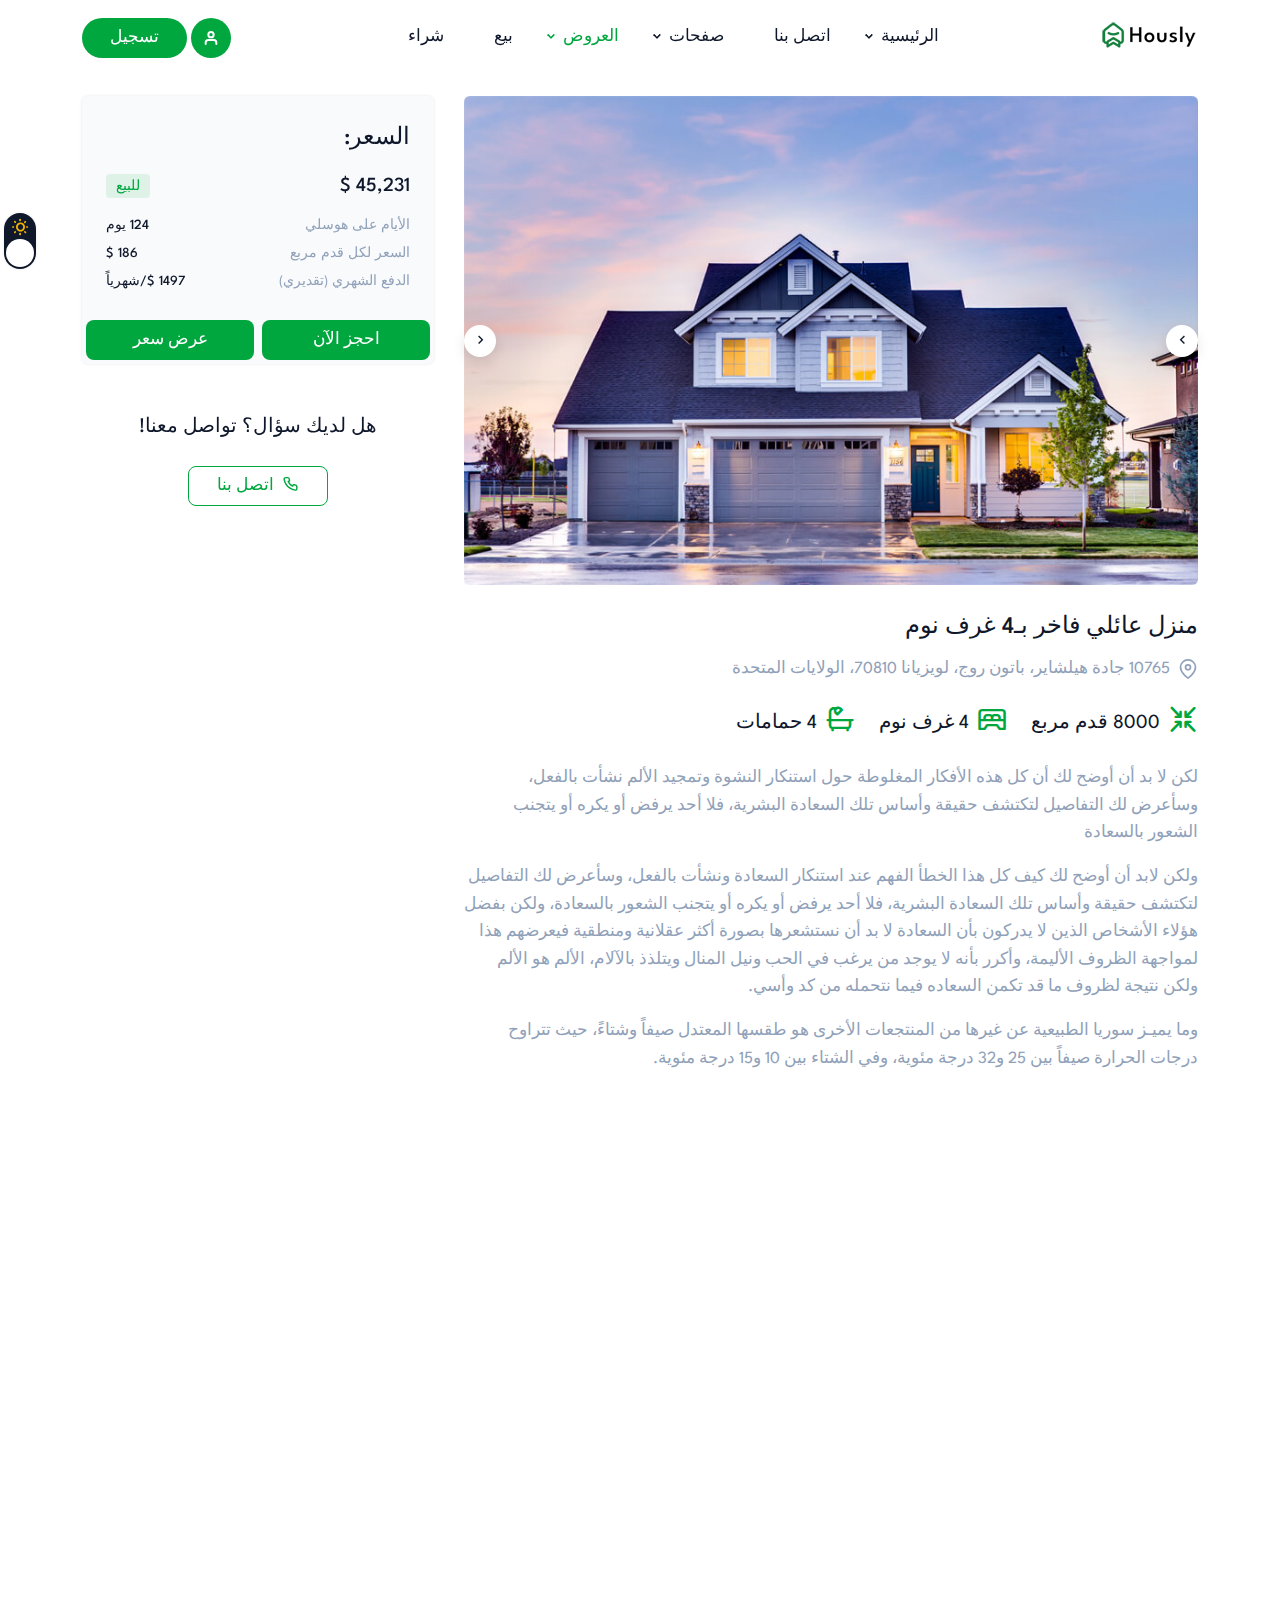
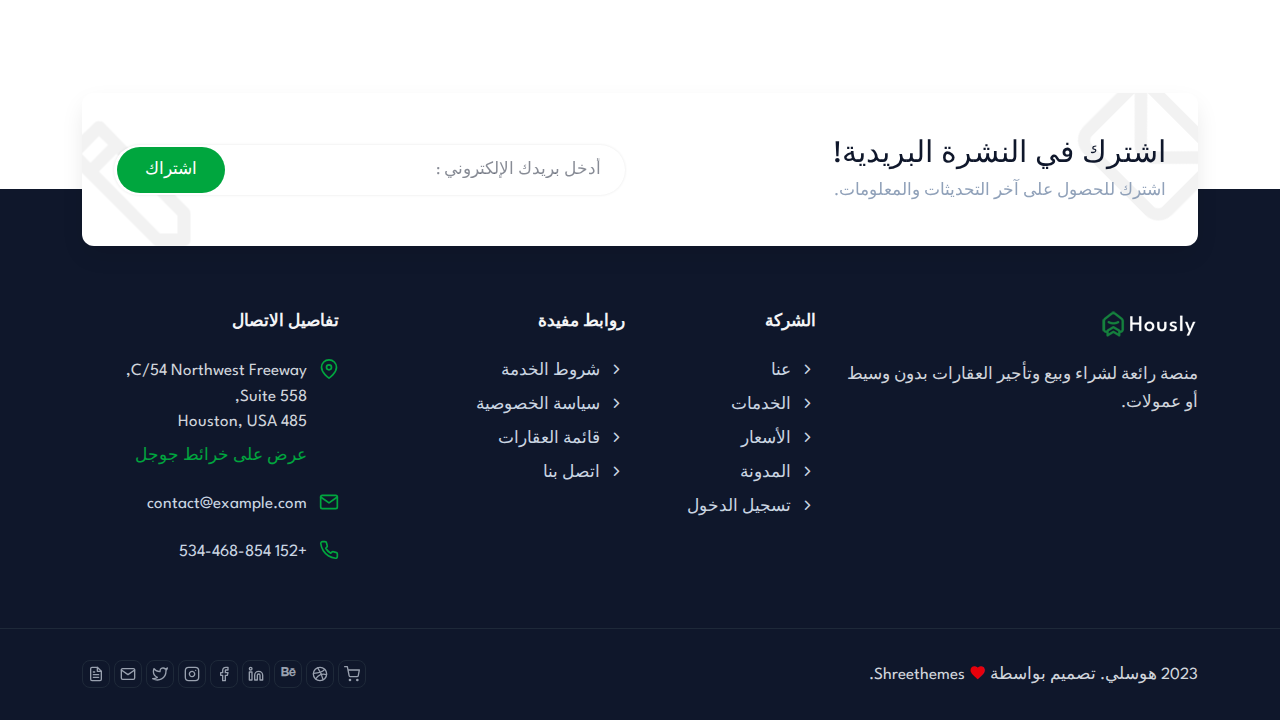
<file: property-detail-two.html>
<!DOCTYPE html>
<html lang="en" class="light scroll-smooth" dir="rtl">
    <head>
        <meta charset="UTF-8" />
        <title>هوسلي - قوالب عقارات بتصميم Tailwind CSS</title>
        <meta name="viewport" content="width=device-width, initial-scale=1, shrink-to-fit=no" />
        <meta content="Real Estate Website Landing Page" name="description" />
        <meta content="Real Estate, buy, sell, Rent, tailwind Css" name="keywords" />
        <meta name="author" content="Shreethemes" />
        <meta name="website" content="https://shreethemes.in" />
        <meta name="email" content="support@shreethemes.in" />
        <meta name="version" content="2.5.0" />
        <meta http-equiv="X-UA-Compatible" content="IE=edge" />

        <!-- favicon -->
        <link rel="shortcut icon" href="assets/images/favicon.ico" />

        <!-- Css -->
        <link href="assets/libs/tiny-slider/tiny-slider.css" rel="stylesheet">
        <link href="assets/libs/tobii/css/tobii.min.css" rel="stylesheet">
        <!-- Main Css -->
        <link href="assets/libs/@iconscout/unicons/css/line.css" type="text/css" rel="stylesheet" />
        <link href="assets/libs/@mdi/font/css/materialdesignicons.min.css" rel="stylesheet" type="text/css">
        <link rel="stylesheet" href="assets/css/tailwind.min.css" />

    </head>
    
    <body class="dark:bg-slate-900">
        <!-- Loader Start -->
        <!-- <div id="preloader">
            <div id="status">
                <div class="spinner">
                    <div class="double-bounce1"></div>
                    <div class="double-bounce2"></div>
                </div>
            </div>
        </div> -->
        <!-- Loader End -->
        <!-- Start Navbar -->
        <nav id="topnav" class="defaultscroll is-sticky">
            <div class="container relative">
                <!-- Logo container-->
                <a class="logo" href="index.html">
                    <img src="assets/images/logo-dark.png" class="inline-block dark:hidden" alt="">
                    <img src="assets/images/logo-light.png" class="hidden dark:inline-block" alt="">
                </a>
                <!-- End Logo container-->
        
                <!-- Start Mobile Toggle -->
                <div class="menu-extras">
                    <div class="menu-item">
                        <a class="navbar-toggle" id="isToggle" onclick="toggleMenu()">
                            <div class="lines">
                                <span></span>
                                <span></span>
                                <span></span>
                            </div>
                        </a>
                    </div>
                </div>
                <!-- End Mobile Toggle -->
        
                <!--Login button Start-->
                <ul class="buy-button list-none mb-0">
                    <li class="inline mb-0">
                        <a href="auth-login.html" class="btn btn-icon bg-green-600 hover:bg-green-700 border-green-600 dark:border-green-600 text-white !rounded-full"><i data-feather="user" class="size-4 stroke-[3]"></i></a>
                    </li>
                    <li class="sm:inline pe-1 mb-0 hidden">
                        <a href="auth-signup.html" class="btn bg-green-600 hover:bg-green-700 border-green-600 dark:border-green-600 text-white !rounded-full">تسجيل</a>
                    </li>
                </ul>
                <!--Login button End-->
        
                <div id="navigation">
                    <!-- Navigation Menu-->   
                    <ul class="navigation-menu !justify-start">
                        <li class="has-submenu parent-parent-menu-item">
                            <a href="javascript:void(0)">الرئيسية</a><span class="menu-arrow"></span>
                            <ul class="submenu megamenu">
                                <li>
                                    <ul>
                                        <li>
                                            <a href="index-ten.html" class="sub-menu-item">
                                                <div class="lg:text-center">
                                                    <span class="none lg:block"><img src="assets/images/demos/hero-ten.png" class="img-fluid rounded shadow-md" alt=""></span>
                                                    <span class="lg:mt-2 block">النموذج العاشر</span>
                                                </div>
                                            </a>
                                        </li>
                                        <li>
                                            <a href="index-nine.html" class="sub-menu-item">
                                                <div class="lg:text-center">
                                                    <span class="none lg:block"><img src="assets/images/demos/hero-nine.png" class="img-fluid rounded shadow-md" alt=""></span>
                                                    <span class="lg:mt-2 block">النموذج التاسع</span>
                                                </div>
                                            </a>
                                        </li>
                                    </ul>
                                </li>
                    
                                <li>
                                    <ul>
                                        <li>
                                            <a href="index-eight.html" class="sub-menu-item">
                                                <div class="lg:text-center">
                                                    <span class="none lg:block"><img src="assets/images/demos/hero-eight.png" class="img-fluid rounded shadow-md" alt=""></span>
                                                    <span class="lg:mt-2 block">النموذج الثامن</span>
                                                </div>
                                            </a>
                                        </li>
                                        <li>
                                            <a href="index-seven.html" class="sub-menu-item">
                                                <div class="lg:text-center">
                                                    <span class="none lg:block"><img src="assets/images/demos/hero-seven.png" class="img-fluid rounded shadow-md" alt=""></span>
                                                    <span class="lg:mt-2 block">النموذج السابع</span>
                                                </div>
                                            </a>
                                        </li>
                                    </ul>
                                </li>
                    
                                <li>
                                    <ul>
                                        <li>
                                            <a href="index-six.html" class="sub-menu-item">
                                                <div class="lg:text-center">
                                                    <span class="none lg:block"><img src="assets/images/demos/hero-six.png" class="img-fluid rounded shadow-md" alt=""></span>
                                                    <span class="lg:mt-2 block">النموذج السادس</span>
                                                </div>
                                            </a>
                                        </li>
                                        <li>
                                            <a href="index-five.html" class="sub-menu-item">
                                                <div class="lg:text-center">
                                                    <span class="none lg:block"><img src="assets/images/demos/hero-five.png" class="img-fluid rounded shadow-md" alt=""></span>
                                                    <span class="lg:mt-2 block">النموذج الخامس</span>
                                                </div>
                                            </a>
                                        </li>
                                    </ul>
                                </li>
        
                                <li>
                                    <ul>
                                        <li>
                                            <a href="index-four.html" class="sub-menu-item">
                                                <div class="lg:text-center">
                                                    <span class="none lg:block"><img src="assets/images/demos/hero-four.png" class="img-fluid rounded shadow-md" alt=""></span>
                                                    <span class="lg:mt-2 block">النموذج الرابع</span>
                                                </div>
                                            </a>
                                        </li>
                                        <li>
                                            <a href="index-three.html" class="sub-menu-item">
                                                <div class="lg:text-center">
                                                    <span class="none lg:block"><img src="assets/images/demos/hero-three.png" class="img-fluid rounded shadow-md" alt=""></span>
                                                    <span class="lg:mt-2 block">النموذج الثالث</span>
                                                </div>
                                            </a>
                                        </li>
                                    </ul>
                                </li>
        
                                <li>
                                    <ul>
                                        <li>
                                            <a href="index-two.html" class="sub-menu-item">
                                                <div class="lg:text-center">
                                                    <span class="none lg:block"><img src="assets/images/demos/hero-two.png" class="img-fluid rounded shadow-md" alt=""></span>
                                                    <span class="lg:mt-2 block">النموذج الثاني</span>
                                                </div>
                                            </a>
                                        </li>
                                        <li>
                                            <a href="index.html" class="sub-menu-item">
                                                <div class="lg:text-center">
                                                    <span class="none lg:block"><img src="assets/images/demos/hero-one.png" class="img-fluid rounded shadow-md" alt=""></span>
                                                    <span class="lg:mt-2 block">النموذج الأول</span>
                                                </div>
                                            </a>
                                        </li>
                                    </ul>
                                </li>
                            </ul>
                        </li>
                        <li><a href="contact.html" class="sub-menu-item">اتصل بنا</a></li>
                        <li class="has-submenu parent-parent-menu-item">
                            <a href="javascript:void(0)">صفحات</a><span class="menu-arrow"></span>
                            <ul class="submenu">
                                <li class="has-submenu parent-menu-item"><a href="javascript:void(0)"> خاصة </a><span class="submenu-arrow"></span>
                                    <ul class="submenu">
                                        <li><a href="comingsoon.html" class="sub-menu-item">قريباً</a></li>
                                        <li><a href="maintenance.html" class="sub-menu-item">صيانة</a></li>
                                        <li><a href="404.html" class="sub-menu-item">404! خطأ</a></li>
                                    </ul>  
                                </li>
                                <li class="has-submenu parent-menu-item"><a href="javascript:void(0)"> مدونة </a><span class="submenu-arrow"></span>
                                    <ul class="submenu">
                                        <li><a href="blogs.html" class="sub-menu-item"> المدونات</a></li>
                                        <li><a href="blog-sidebar.html" class="sub-menu-item"> الشريط الجانبي</a></li>
                                        <li><a href="blog-detail.html" class="sub-menu-item"> تفاصيل المدونة</a></li>
                                    </ul> 
                                </li>
                                <li class="has-submenu parent-menu-item"><a href="javascript:void(0)"> أدوات </a><span class="submenu-arrow"></span>
                                    <ul class="submenu">
                                        <li><a href="terms.html" class="sub-menu-item">شروط الخدمة</a></li>
                                        <li><a href="privacy.html" class="sub-menu-item">سياسة الخصوصية</a></li>
                                    </ul>  
                                </li>
                                <li class="has-submenu parent-menu-item"><a href="javascript:void(0)"> صفحات المصادقة </a><span class="submenu-arrow"></span>
                                    <ul class="submenu">
                                        <li><a href="auth-login.html" class="sub-menu-item">تسجيل الدخول</a></li>
                                        <li><a href="auth-signup.html" class="sub-menu-item">تسجيل</a></li>
                                        <li><a href="auth-re-password.html" class="sub-menu-item">إعادة تعيين كلمة المرور</a></li>
                                    </ul>  
                                </li>
                                <li class="has-submenu parent-menu-item"><a href="javascript:void(0)"> الوكالات </a><span class="submenu-arrow"></span>
                                    <ul class="submenu">
                                        <li><a href="agencies.html" class="sub-menu-item">الوكالات</a></li>
                                        <li><a href="agency-profile.html" class="sub-menu-item">ملف الوكالة</a></li>
                                    </ul>  
                                </li>
                                <li class="has-submenu parent-menu-item"><a href="javascript:void(0)"> الوكلاء </a><span class="submenu-arrow"></span>
                                    <ul class="submenu">
                                        <li><a href="agents.html" class="sub-menu-item">الوكلاء</a></li>
                                        <li><a href="agent-profile.html" class="sub-menu-item">ملف الوكيل</a></li>
                                    </ul>  
                                </li>
                                <li><a href="faqs.html" class="sub-menu-item">الأسئلة الشائعة</a></li>
                                <li><a href="pricing.html" class="sub-menu-item">التسعير</a></li>
                                <li><a href="features.html" class="sub-menu-item">الميزات</a></li>
                                <li><a href="aboutus.html" class="sub-menu-item">من نحن</a></li>
                            </ul>
                        </li>
                        <li class="has-submenu parent-parent-menu-item">
                            <a href="javascript:void(0)">العروض</a><span class="menu-arrow"></span>
                            <ul class="submenu">
                                <li class="has-submenu parent-menu-item"><a href="javascript:void(0)"> تفاصيل العقار</a><span class="submenu-arrow"></span>
                                    <ul class="submenu">
                                        <li><a href="property-detail.html" class="sub-menu-item">تفاصيل العقار</a></li>
                                        <li><a href="property-detail-two.html" class="sub-menu-item">تفاصيل العقار 2</a></li>
                                    </ul>  
                                </li>
                                <li class="has-submenu parent-menu-item"><a href="javascript:void(0)"> عرض القائمة </a><span class="submenu-arrow"></span>
                                    <ul class="submenu">
                                        <li><a href="list.html" class="sub-menu-item">عرض القائمة</a></li>
                                        <li><a href="list-sidebar.html" class="sub-menu-item">الشريط الجانبي </a></li>
                                        <li><a href="list-map.html" class="sub-menu-item">مع الخريطة</a></li>
                                    </ul>  
                                </li>
                                <li class="has-submenu parent-menu-item"><a href="javascript:void(0)"> عرض الشبكة </a><span class="submenu-arrow"></span>
                                    <ul class="submenu">
                                        <li><a href="grid.html" class="sub-menu-item">عرض الشبكة</a></li>
                                        <li><a href="grid-sidebar.html" class="sub-menu-item">الشريط الجانبي </a></li>
                                        <li><a href="grid-map.html" class="sub-menu-item">مع الخريطة</a></li>
                                    </ul> 
                                </li>
                            </ul>
                        </li>
                        <li><a href="sell.html" class="sub-menu-item">بيع</a></li>
                        <li><a href="buy.html" class="sub-menu-item">شراء</a></li>
                    </ul><!--end navigation menu-->
                </div><!--end navigation-->
            </div><!--end container-->
        </nav><!--end header-->
        <!-- End Navbar -->

        <!-- Start -->
        <section class="relative md:py-24 pt-24 pb-16">
            <div class="container relative">
                <div class="grid md:grid-cols-12 grid-cols-1 gap-[30px]">
                    <div class="lg:col-span-8 md:col-span-7">
                        <div class="grid grid-cols-1 relative">
                            <div class="tiny-one-item">
                                <div class="tiny-slide">
                                    <img src="assets/images/property/single/1.jpg" class="rounded-md shadow-sm dark:shadow-gray-700" alt="">
                                </div>
                                
                                <div class="tiny-slide">
                                    <img src="assets/images/property/single/2.jpg" class="rounded-md shadow-sm dark:shadow-gray-700" alt="">
                                </div>
                                
                                <div class="tiny-slide">
                                    <img src="assets/images/property/single/3.jpg" class="rounded-md shadow-sm dark:shadow-gray-700" alt="">
                                </div>
                                
                                <div class="tiny-slide">
                                    <img src="assets/images/property/single/4.jpg" class="rounded-md shadow-sm dark:shadow-gray-700" alt="">
                                </div>
                                
                                <div class="tiny-slide">
                                    <img src="assets/images/property/single/5.jpg" class="rounded-md shadow-sm dark:shadow-gray-700" alt="">
                                </div>
                            </div>
                        </div>
                        
                        <h4 class="text-2xl font-medium mt-6 mb-3">منزل عائلي فاخر بـ4 غرف نوم</h4>
                        <span class="text-slate-400 flex items-center"><i data-feather="map-pin" class="size-5 me-2"></i> 10765 جادة هيلشاير، باتون روج، لويزيانا 70810، الولايات المتحدة</span>
        
                        <ul class="py-6 flex items-center list-none">
                            <li class="flex items-center lg:me-6 me-4">
                                <i class="uil uil-compress-arrows lg:text-3xl text-2xl me-2 text-green-600"></i>
                                <span class="lg:text-xl">8000 قدم مربع</span>
                            </li>
        
                            <li class="flex items-center lg:me-6 me-4">
                                <i class="uil uil-bed-double lg:text-3xl text-2xl me-2 text-green-600"></i>
                                <span class="lg:text-xl">4 غرف نوم</span>
                            </li>
        
                            <li class="flex items-center">
                                <i class="uil uil-bath lg:text-3xl text-2xl me-2 text-green-600"></i>
                                <span class="lg:text-xl">4 حمامات</span>
                            </li>
                        </ul>
        
                        <p class="text-slate-400">لكن لا بد أن أوضح لك أن كل هذه الأفكار المغلوطة حول استنكار  النشوة وتمجيد الألم نشأت بالفعل، وسأعرض لك التفاصيل لتكتشف حقيقة وأساس تلك السعادة البشرية، فلا أحد يرفض أو يكره أو يتجنب الشعور بالسعادة</p>
                        <p class="text-slate-400 mt-4">ولكن لابد أن أوضح لك كيف كل هذا الخطأ الفهم عند استنكار السعادة ونشأت بالفعل، وسأعرض لك التفاصيل لتكتشف حقيقة وأساس تلك السعادة البشرية، فلا أحد يرفض أو يكره أو يتجنب الشعور بالسعادة، ولكن بفضل هؤلاء الأشخاص الذين لا يدركون بأن السعادة لا بد أن نستشعرها بصورة أكثر عقلانية ومنطقية فيعرضهم هذا لمواجهة الظروف الأليمة، وأكرر بأنه لا يوجد من يرغب في الحب ونيل المنال ويتلذذ بالآلام، الألم هو الألم ولكن نتيجة لظروف ما قد تكمن السعاده فيما نتحمله من كد وأسي.</p>
                        <p class="text-slate-400 mt-4">وما يميـز سوريا الطبيعية عن غيرها من المنتجعات الأخرى هو طقسها المعتدل صيفاً وشتاءً، حيث تتراوح درجات الحرارة صيفاً بين 25 و32 درجة مئوية، وفي الشتاء بين 10 و15 درجة مئوية.</p>
                    
                        <div class="w-full leading-[0] border-0 mt-6">
                            <iframe src="https://www.google.com/maps/embed?pb=!1m18!1m12!1m3!1d39206.002432144705!2d-95.4973981212445!3d29.709510002925988!2m3!1f0!2f0!3f0!3m2!1i1024!2i768!4f13.1!3m3!1m2!1s0x8640c16de81f3ca5%3A0xf43e0b60ae539ac9!2sGerald+D.+Hines+Waterwall+Park!5e0!3m2!1sen!2sin!4v1566305861440!5m2!1sen!2sin" style="border:0" class="w-full h-[500px]" allowfullscreen></iframe>
                        </div>
                    </div>
        
                    <div class="lg:col-span-4 md:col-span-5">
                        <div class="sticky top-20">
                            <div class="rounded-md bg-slate-50 dark:bg-slate-800 shadow-sm dark:shadow-gray-700">
                                <div class="p-6">
                                    <h5 class="text-2xl font-medium">السعر:</h5>
            
                                    <div class="flex justify-between items-center mt-4">
                                        <span class="text-xl font-medium">45,231 $</span>
            
                                        <span class="bg-green-600/10 text-green-600 text-sm px-2.5 py-0.75 rounded h-6">للبيع</span>
                                    </div>
            
                                    <ul class="list-none mt-4">
                                        <li class="flex justify-between items-center">
                                            <span class="text-slate-400 text-sm">الأيام على هوسلي</span>
                                            <span class="font-medium text-sm">124 يوم</span>
                                        </li>
            
                                        <li class="flex justify-between items-center mt-2">
                                            <span class="text-slate-400 text-sm">السعر لكل قدم مربع</span>
                                            <span class="font-medium text-sm">186 $</span>
                                        </li>
            
                                        <li class="flex justify-between items-center mt-2">
                                            <span class="text-slate-400 text-sm">الدفع الشهري (تقديري)</span>
                                            <span class="font-medium text-sm">1497 $/شهرياً</span>
                                        </li>
                                    </ul>
                                </div>
            
                                <div class="flex">
                                    <div class="p-1 w-1/2">
                                        <a href="" class="btn bg-green-600 hover:bg-green-700 text-white rounded-md w-full">احجز الآن</a>
                                    </div>
                                    <div class="p-1 w-1/2">
                                        <a href="" class="btn bg-green-600 hover:bg-green-700 text-white rounded-md w-full">عرض سعر</a>
                                    </div>
                                </div>
                            </div>
        
                            <div class="mt-12 text-center">
                                <h3 class="mb-6 text-xl leading-normal font-medium text-slate-900 dark:text-white">هل لديك سؤال؟ تواصل معنا!</h3>
        
                                <div class="mt-6">
                                    <a href="contact.html" class="btn bg-transparent hover:bg-green-600 border border-green-600 text-green-600 hover:text-white rounded-md"><i class="uil uil-phone align-middle me-2"></i> اتصل بنا</a>
                                </div>
                            </div>
                        </div>
                    </div>
                </div>
            </div>
        </section>
        <!-- End -->

        <!-- Start Footer -->
        <footer class="relative bg-slate-900 dark:bg-slate-800 mt-24">
            <div class="container relative">
                <div class="grid grid-cols-1">
                    <div class="relative py-16">
                        <!-- Subscribe -->
                        <div class="relative w-full">
                            <div class="relative -top-40 bg-white dark:bg-slate-900 lg:px-8 px-6 py-10 rounded-xl shadow-lg dark:shadow-gray-700 overflow-hidden">
                                <div class="grid md:grid-cols-2 grid-cols-1 items-center gap-[30px]">
                                    <div class="md:text-start text-center z-1">
                                        <h3 class="md:text-3xl text-2xl md:leading-normal leading-normal font-medium text-slate-900 dark:text-white">اشترك في النشرة البريدية!</h3>
                                        <p class="text-slate-400 max-w-xl mx-auto">اشترك للحصول على آخر التحديثات والمعلومات.</p>
                                    </div>

                                    <div class="subcribe-form z-1">
                                        <form class="relative max-w-lg md:ms-auto">
                                            <input type="email" id="subcribe" name="email" class="rounded-full bg-white dark:bg-slate-900 shadow-sm dark:shadow-gray-700" placeholder="أدخل بريدك الإلكتروني :">
                                            <button type="submit" class="btn bg-green-600 hover:bg-green-700 text-white !rounded-full">اشتراك</button>
                                        </form><!--end form-->
                                    </div>
                                </div>

                                <div class="absolute -top-5 -start-5">
                                    <div class="uil uil-envelope lg:text-[150px] text-7xl text-black/5 dark:text-white/5 ltr:-rotate-45 rtl:rotate-45"></div>
                                </div>

                                <div class="absolute -bottom-5 -end-5">
                                    <div class="uil uil-pen lg:text-[150px] text-7xl text-black/5 dark:text-white/5 rtl:-rotate-90"></div>
                                </div>
                            </div>

                            <div class="grid md:grid-cols-12 grid-cols-1 gap-[30px] -mt-24">
                                <div class="lg:col-span-4 md:col-span-12">
                                    <a href="#" class="text-[22px] focus:outline-none">
                                        <img src="assets/images/logo-light.png" alt="">
                                    </a>
                                    <p class="mt-6 text-gray-300">منصة رائعة لشراء وبيع وتأجير العقارات بدون وسيط أو عمولات.</p>
                            
                                </div><!--end col-->
                        
                                <div class="lg:col-span-2 md:col-span-4">
                                    <h5 class="tracking-[1px] text-gray-100 font-semibold">الشركة</h5>
                                    <ul class="list-none footer-list mt-6">
                                        <li><a href="aboutus.html" class="text-slate-300 hover:text-slate-400 duration-500 ease-in-out"><i class="uil uil-angle-right-b me-1"></i> عنا</a></li>
                                        <li class="mt-[10px]"><a href="features.html" class="text-slate-300 hover:text-slate-400 duration-500 ease-in-out"><i class="uil uil-angle-right-b me-1"></i> الخدمات</a></li>
                                        <li class="mt-[10px]"><a href="pricing.html" class="text-slate-300 hover:text-slate-400 duration-500 ease-in-out"><i class="uil uil-angle-right-b me-1"></i> الأسعار</a></li>
                                        <li class="mt-[10px]"><a href="blog.html" class="text-slate-300 hover:text-slate-400 duration-500 ease-in-out"><i class="uil uil-angle-right-b me-1"></i> المدونة</a></li>
                                        <li class="mt-[10px]"><a href="auth-login.html" class="text-slate-300 hover:text-slate-400 duration-500 ease-in-out"><i class="uil uil-angle-right-b me-1"></i> تسجيل الدخول</a></li>
                                    </ul>
                                </div><!--end col-->
                        
                                <div class="lg:col-span-3 md:col-span-4">
                                    <h5 class="tracking-[1px] text-gray-100 font-semibold">روابط مفيدة</h5>
                                    <ul class="list-none footer-list mt-6">
                                        <li><a href="terms.html" class="text-slate-300 hover:text-slate-400 duration-500 ease-in-out"><i class="uil uil-angle-right-b me-1"></i> شروط الخدمة</a></li>
                                        <li class="mt-[10px]"><a href="privacy.html" class="text-slate-300 hover:text-slate-400 duration-500 ease-in-out"><i class="uil uil-angle-right-b me-1"></i> سياسة الخصوصية</a></li>
                                        <li class="mt-[10px]"><a href="listing-one.html" class="text-slate-300 hover:text-slate-400 duration-500 ease-in-out"><i class="uil uil-angle-right-b me-1"></i> قائمة العقارات</a></li>
                                        <li class="mt-[10px]"><a href="contact.html" class="text-slate-300 hover:text-slate-400 duration-500 ease-in-out"><i class="uil uil-angle-right-b me-1"></i> اتصل بنا</a></li>
                                    </ul>
                                </div><!--end col-->
    
                                <div class="lg:col-span-3 md:col-span-4">
                                    <h5 class="tracking-[1px] text-gray-100 font-semibold">تفاصيل الاتصال</h5>
                            
                            
                                    <div class="flex mt-6">
                                        <i data-feather="map-pin" class="size-5 text-green-600 me-3"></i>
                                        <div class="">
                                            <h6 class="text-gray-300 mb-2">C/54 Northwest Freeway, <br> Suite 558, <br> Houston, USA 485</h6>
                                            <a href="https://www.google.com/maps/embed?pb=!1m18!1m12!1m3!1d39206.002432144705!2d-95.4973981212445!3d29.709510002925988!2m3!1f0!2f0!3f0!3m2!1i1024!2i768!4f13.1!3m3!1m2!1s0x8640c16de81f3ca5%3A0xf43e0b60ae539ac9!2sGerald+D.+Hines+Waterwall+Park!5e0!3m2!1sen!2sin!4v1566305861440!5m2!1sen!2sin" data-type="iframe" class="text-green-600 hover:text-green-700 duration-500 ease-in-out lightbox">عرض على خرائط جوجل</a>
                                        </div>
                                    </div>

                                    <div class="flex mt-6">
                                        <i data-feather="mail" class="size-5 text-green-600 me-3"></i>
                                        <div class="">
                                            <a href="mailto:contact@example.com" class="text-slate-300 hover:text-slate-400 duration-500 ease-in-out">contact@example.com</a>
                                        </div>
                                    </div>
                            
                                    <div class="flex mt-6">
                                        <i data-feather="phone" class="size-5 text-green-600 me-3"></i>
                                        <div class="">
                                            <a href="tel:+152534-468-854" class="text-slate-300 hover:text-slate-400 duration-500 ease-in-out">+152 534-468-854</a>
                                        </div>
                                    </div>
                                </div><!--end col-->
                            </div><!--end grid-->
                        </div>
                        <!-- Subscribe -->
                    </div>
                </div>
            </div><!--end container-->

            <div class="py-[30px] px-0 border-t border-gray-800 dark:border-gray-700">
                <div class="container relative text-center">
                    <div class="grid md:grid-cols-2 items-center gap-6">
                        <div class="md:text-start text-center">
                            <p class="mb-0 text-gray-300"> 2023 هوسلي. تصميم بواسطة <i class="mdi mdi-heart text-red-600"></i> <a href="https://shreethemes.in/" target="_blank" class="text-reset">Shreethemes</a>.</p>
                        </div>

                        <ul class="list-none md:text-end text-center">
                            <li class="inline"><a href="https://1.envato.market/hously" target="_blank" class="btn btn-icon btn-sm text-gray-400 hover:text-white border border-gray-800 dark:border-gray-700 rounded-md hover:border-green-600 dark:hover:border-green-600 hover:bg-green-600 dark:hover:bg-green-600"><i data-feather="shopping-cart" class="size-4"></i></a></li>
                            <li class="inline"><a href="https://dribbble.com/shreethemes" target="_blank" class="btn btn-icon btn-sm text-gray-400 hover:text-white border border-gray-800 dark:border-gray-700 rounded-md hover:border-green-600 dark:hover:border-green-600 hover:bg-green-600 dark:hover:bg-green-600"><i data-feather="dribbble" class="size-4"></i></a></li>
                            <li class="inline"><a href="https://www.behance.net/shreethemes" target="_blank" class="btn btn-icon btn-sm text-gray-400 hover:text-white border border-gray-800 dark:border-gray-700 rounded-md hover:border-green-600 dark:hover:border-green-600 hover:bg-green-600 dark:hover:bg-green-600"><i class="uil uil-behance align-baseline"></i></a></li>
                            <li class="inline"><a href="http://linkedin.com/company/shreethemes" target="_blank" class="btn btn-icon btn-sm text-gray-400 hover:text-white border border-gray-800 dark:border-gray-700 rounded-md hover:border-green-600 dark:hover:border-green-600 hover:bg-green-600 dark:hover:bg-green-600"><i data-feather="linkedin" class="size-4"></i></a></li>
                            <li class="inline"><a href="https://www.facebook.com/shreethemes" target="_blank" class="btn btn-icon btn-sm text-gray-400 hover:text-white border border-gray-800 dark:border-gray-700 rounded-md hover:border-green-600 dark:hover:border-green-600 hover:bg-green-600 dark:hover:bg-green-600"><i data-feather="facebook" class="size-4"></i></a></li>
                            <li class="inline"><a href="https://www.instagram.com/shreethemes/" target="_blank" class="btn btn-icon btn-sm text-gray-400 hover:text-white border border-gray-800 dark:border-gray-700 rounded-md hover:border-green-600 dark:hover:border-green-600 hover:bg-green-600 dark:hover:bg-green-600"><i data-feather="instagram" class="size-4"></i></a></li>
                            <li class="inline"><a href="https://twitter.com/shreethemes" target="_blank" class="btn btn-icon btn-sm text-gray-400 hover:text-white border border-gray-800 dark:border-gray-700 rounded-md hover:border-green-600 dark:hover:border-green-600 hover:bg-green-600 dark:hover:bg-green-600"><i data-feather="twitter" class="size-4"></i></a></li>
                            <li class="inline"><a href="mailto:support@shreethemes.in" class="btn btn-icon btn-sm text-gray-400 hover:text-white border border-gray-800 dark:border-gray-700 rounded-md hover:border-green-600 dark:hover:border-green-600 hover:bg-green-600 dark:hover:bg-green-600"><i data-feather="mail" class="size-4"></i></a></li>
                            <li class="inline"><a href="https://forms.gle/QkTueCikDGqJnbky9" target="_blank" class="btn btn-icon btn-sm text-gray-400 hover:text-white border border-gray-800 dark:border-gray-700 rounded-md hover:border-green-600 dark:hover:border-green-600 hover:bg-green-600 dark:hover:bg-green-600"><i data-feather="file-text" class="size-4"></i></a></li>
                        </ul><!--end icon-->
                    </div><!--end grid-->
                </div><!--end container-->
            </div>
        </footer><!--end footer-->
        <!-- End Footer -->
        <!-- Switcher -->
        <div class="fixed top-1/4 -left-2 z-3">
            <span class="relative inline-block rotate-90">
                <input type="checkbox" class="checkbox opacity-0 absolute" id="chk" />
                <label class="label bg-slate-900 dark:bg-white shadow-sm dark:shadow-gray-700 cursor-pointer rounded-full flex justify-between items-center p-1 w-14 h-8" for="chk">
                    <i class="uil uil-moon text-[20px] text-yellow-500 mt-1"></i>
                    <i class="uil uil-sun text-[20px] text-yellow-500 mt-1"></i>
                    <span class="ball bg-white dark:bg-slate-900 rounded-full absolute top-[2px] start-[2px] size-7"></span>
                </label>
            </span>
        </div>
        <!-- Switcher -->

        <!-- Back to top -->
        <a href="#" onclick="topFunction()" id="back-to-top" class="back-to-top fixed hidden text-lg rounded-full z-10 bottom-5 end-5 size-9 text-center bg-green-600 text-white justify-center items-center"><i class="uil uil-arrow-up"></i></a>
        <!-- Back to top -->

        <!-- JAVASCRIPTS -->
        <script src="assets/libs/tiny-slider/min/tiny-slider.js"></script>
        <script src="assets/libs/tobii/js/tobii.min.js"></script>
        <script src="assets/libs/choices.js/public/assets/scripts/choices.min.js"></script>
        <script src="assets/libs/feather-icons/feather.min.js"></script>
        <script src="assets/js/plugins.init.js"></script>
        <script src="assets/js/app.js"></script>
        <!-- JAVASCRIPTS -->
    </body>
</html>
</file>
<file: assets/libs/tiny-slider/tiny-slider.css>
.tns-outer{padding:0 !important}.tns-outer [hidden]{display:none !important}.tns-outer [aria-controls],.tns-outer [data-action]{cursor:pointer}.tns-slider{-webkit-transition:all 0s;-moz-transition:all 0s;transition:all 0s}.tns-slider>.tns-item{-webkit-box-sizing:border-box;-moz-box-sizing:border-box;box-sizing:border-box}.tns-horizontal.tns-subpixel{white-space:nowrap}.tns-horizontal.tns-subpixel>.tns-item{display:inline-block;vertical-align:top;white-space:normal}.tns-horizontal.tns-no-subpixel:after{content:'';display:table;clear:both}.tns-horizontal.tns-no-subpixel>.tns-item{float:left}.tns-horizontal.tns-carousel.tns-no-subpixel>.tns-item{margin-right:-100%}.tns-no-calc{position:relative;left:0}.tns-gallery{position:relative;left:0;min-height:1px}.tns-gallery>.tns-item{position:absolute;left:-100%;-webkit-transition:transform 0s, opacity 0s;-moz-transition:transform 0s, opacity 0s;transition:transform 0s, opacity 0s}.tns-gallery>.tns-slide-active{position:relative;left:auto !important}.tns-gallery>.tns-moving{-webkit-transition:all 0.25s;-moz-transition:all 0.25s;transition:all 0.25s}.tns-autowidth{display:inline-block}.tns-lazy-img{-webkit-transition:opacity 0.6s;-moz-transition:opacity 0.6s;transition:opacity 0.6s;opacity:0.6}.tns-lazy-img.tns-complete{opacity:1}.tns-ah{-webkit-transition:height 0s;-moz-transition:height 0s;transition:height 0s}.tns-ovh{overflow:hidden}.tns-visually-hidden{position:absolute;left:-10000em}.tns-transparent{opacity:0;visibility:hidden}.tns-fadeIn{opacity:1;filter:alpha(opacity=100);z-index:0}.tns-normal,.tns-fadeOut{opacity:0;filter:alpha(opacity=0);z-index:-1}.tns-vpfix{white-space:nowrap}.tns-vpfix>div,.tns-vpfix>li{display:inline-block}.tns-t-subp2{margin:0 auto;width:310px;position:relative;height:10px;overflow:hidden}.tns-t-ct{width:2333.3333333%;width:-webkit-calc(100% * 70 / 3);width:-moz-calc(100% * 70 / 3);width:calc(100% * 70 / 3);position:absolute;right:0}.tns-t-ct:after{content:'';display:table;clear:both}.tns-t-ct>div{width:1.4285714%;width:-webkit-calc(100% / 70);width:-moz-calc(100% / 70);width:calc(100% / 70);height:10px;float:left}

/*# sourceMappingURL=sourcemaps/tiny-slider.css.map */
</file>
<file: assets/libs/@iconscout/unicons/css/line.css>
@font-face {
  font-family: 'unicons-line';
  src: url('../fonts/line/unicons-0.eot');
  src: url('../fonts/line/unicons-0.eot#iefix') format('embedded-opentype'),
        url('../fonts/line/unicons-0.woff2') format('woff2'),
        url('../fonts/line/unicons-0.woff') format('woff'),
        url('../fonts/line/unicons-0.ttf') format('truetype'),
        url('../fonts/line/unicons-0.svg#unicons') format('svg');
  font-weight: normal;
  font-style: normal;
  unicode-range: U+E800-E83B;
}
@font-face {
  font-family: 'unicons-line';
  src: url('../fonts/line/unicons-1.eot');
  src: url('../fonts/line/unicons-1.eot#iefix') format('embedded-opentype'),
        url('../fonts/line/unicons-1.woff2') format('woff2'),
        url('../fonts/line/unicons-1.woff') format('woff'),
        url('../fonts/line/unicons-1.ttf') format('truetype'),
        url('../fonts/line/unicons-1.svg#unicons') format('svg');
  font-weight: normal;
  font-style: normal;
  unicode-range: U+E83C-E877;
}
@font-face {
  font-family: 'unicons-line';
  src: url('../fonts/line/unicons-10.eot');
  src: url('../fonts/line/unicons-10.eot#iefix') format('embedded-opentype'),
        url('../fonts/line/unicons-10.woff2') format('woff2'),
        url('../fonts/line/unicons-10.woff') format('woff'),
        url('../fonts/line/unicons-10.ttf') format('truetype'),
        url('../fonts/line/unicons-10.svg#unicons') format('svg');
  font-weight: normal;
  font-style: normal;
  unicode-range: U+EA5C-EA98;
}
@font-face {
  font-family: 'unicons-line';
  src: url('../fonts/line/unicons-11.eot');
  src: url('../fonts/line/unicons-11.eot#iefix') format('embedded-opentype'),
        url('../fonts/line/unicons-11.woff2') format('woff2'),
        url('../fonts/line/unicons-11.woff') format('woff'),
        url('../fonts/line/unicons-11.ttf') format('truetype'),
        url('../fonts/line/unicons-11.svg#unicons') format('svg');
  font-weight: normal;
  font-style: normal;
  unicode-range: U+EA99-EAD6;
}
@font-face {
  font-family: 'unicons-line';
  src: url('../fonts/line/unicons-12.eot');
  src: url('../fonts/line/unicons-12.eot#iefix') format('embedded-opentype'),
        url('../fonts/line/unicons-12.woff2') format('woff2'),
        url('../fonts/line/unicons-12.woff') format('woff'),
        url('../fonts/line/unicons-12.ttf') format('truetype'),
        url('../fonts/line/unicons-12.svg#unicons') format('svg');
  font-weight: normal;
  font-style: normal;
  unicode-range: U+EAD7-EB13;
}
@font-face {
  font-family: 'unicons-line';
  src: url('../fonts/line/unicons-13.eot');
  src: url('../fonts/line/unicons-13.eot#iefix') format('embedded-opentype'),
        url('../fonts/line/unicons-13.woff2') format('woff2'),
        url('../fonts/line/unicons-13.woff') format('woff'),
        url('../fonts/line/unicons-13.ttf') format('truetype'),
        url('../fonts/line/unicons-13.svg#unicons') format('svg');
  font-weight: normal;
  font-style: normal;
  unicode-range: U+EB14-EB53;
}
@font-face {
  font-family: 'unicons-line';
  src: url('../fonts/line/unicons-14.eot');
  src: url('../fonts/line/unicons-14.eot#iefix') format('embedded-opentype'),
        url('../fonts/line/unicons-14.woff2') format('woff2'),
        url('../fonts/line/unicons-14.woff') format('woff'),
        url('../fonts/line/unicons-14.ttf') format('truetype'),
        url('../fonts/line/unicons-14.svg#unicons') format('svg');
  font-weight: normal;
  font-style: normal;
  unicode-range: U+EB54-EB90;
}
@font-face {
  font-family: 'unicons-line';
  src: url('../fonts/line/unicons-15.eot');
  src: url('../fonts/line/unicons-15.eot#iefix') format('embedded-opentype'),
        url('../fonts/line/unicons-15.woff2') format('woff2'),
        url('../fonts/line/unicons-15.woff') format('woff'),
        url('../fonts/line/unicons-15.ttf') format('truetype'),
        url('../fonts/line/unicons-15.svg#unicons') format('svg');
  font-weight: normal;
  font-style: normal;
  unicode-range: U+EB91-EBCC;
}
@font-face {
  font-family: 'unicons-line';
  src: url('../fonts/line/unicons-16.eot');
  src: url('../fonts/line/unicons-16.eot#iefix') format('embedded-opentype'),
        url('../fonts/line/unicons-16.woff2') format('woff2'),
        url('../fonts/line/unicons-16.woff') format('woff'),
        url('../fonts/line/unicons-16.ttf') format('truetype'),
        url('../fonts/line/unicons-16.svg#unicons') format('svg');
  font-weight: normal;
  font-style: normal;
  unicode-range: U+EBCD-EC08;
}
@font-face {
  font-family: 'unicons-line';
  src: url('../fonts/line/unicons-17.eot');
  src: url('../fonts/line/unicons-17.eot#iefix') format('embedded-opentype'),
        url('../fonts/line/unicons-17.woff2') format('woff2'),
        url('../fonts/line/unicons-17.woff') format('woff'),
        url('../fonts/line/unicons-17.ttf') format('truetype'),
        url('../fonts/line/unicons-17.svg#unicons') format('svg');
  font-weight: normal;
  font-style: normal;
  unicode-range: U+EC09-EC44;
}
@font-face {
  font-family: 'unicons-line';
  src: url('../fonts/line/unicons-18.eot');
  src: url('../fonts/line/unicons-18.eot#iefix') format('embedded-opentype'),
        url('../fonts/line/unicons-18.woff2') format('woff2'),
        url('../fonts/line/unicons-18.woff') format('woff'),
        url('../fonts/line/unicons-18.ttf') format('truetype'),
        url('../fonts/line/unicons-18.svg#unicons') format('svg');
  font-weight: normal;
  font-style: normal;
  unicode-range: U+EC45-EC80;
}
@font-face {
  font-family: 'unicons-line';
  src: url('../fonts/line/unicons-19.eot');
  src: url('../fonts/line/unicons-19.eot#iefix') format('embedded-opentype'),
        url('../fonts/line/unicons-19.woff2') format('woff2'),
        url('../fonts/line/unicons-19.woff') format('woff'),
        url('../fonts/line/unicons-19.ttf') format('truetype'),
        url('../fonts/line/unicons-19.svg#unicons') format('svg');
  font-weight: normal;
  font-style: normal;
  unicode-range: U+EC81-ECBC;
}
@font-face {
  font-family: 'unicons-line';
  src: url('../fonts/line/unicons-2.eot');
  src: url('../fonts/line/unicons-2.eot#iefix') format('embedded-opentype'),
        url('../fonts/line/unicons-2.woff2') format('woff2'),
        url('../fonts/line/unicons-2.woff') format('woff'),
        url('../fonts/line/unicons-2.ttf') format('truetype'),
        url('../fonts/line/unicons-2.svg#unicons') format('svg');
  font-weight: normal;
  font-style: normal;
  unicode-range: U+E878-E8B3;
}
@font-face {
  font-family: 'unicons-line';
  src: url('../fonts/line/unicons-20.eot');
  src: url('../fonts/line/unicons-20.eot#iefix') format('embedded-opentype'),
        url('../fonts/line/unicons-20.woff2') format('woff2'),
        url('../fonts/line/unicons-20.woff') format('woff'),
        url('../fonts/line/unicons-20.ttf') format('truetype'),
        url('../fonts/line/unicons-20.svg#unicons') format('svg');
  font-weight: normal;
  font-style: normal;
  unicode-range: U+ECBD-ECC2;
}
@font-face {
  font-family: 'unicons-line';
  src: url('../fonts/line/unicons-3.eot');
  src: url('../fonts/line/unicons-3.eot#iefix') format('embedded-opentype'),
        url('../fonts/line/unicons-3.woff2') format('woff2'),
        url('../fonts/line/unicons-3.woff') format('woff'),
        url('../fonts/line/unicons-3.ttf') format('truetype'),
        url('../fonts/line/unicons-3.svg#unicons') format('svg');
  font-weight: normal;
  font-style: normal;
  unicode-range: U+E8B4-E8EF;
}
@font-face {
  font-family: 'unicons-line';
  src: url('../fonts/line/unicons-4.eot');
  src: url('../fonts/line/unicons-4.eot#iefix') format('embedded-opentype'),
        url('../fonts/line/unicons-4.woff2') format('woff2'),
        url('../fonts/line/unicons-4.woff') format('woff'),
        url('../fonts/line/unicons-4.ttf') format('truetype'),
        url('../fonts/line/unicons-4.svg#unicons') format('svg');
  font-weight: normal;
  font-style: normal;
  unicode-range: U+E8F0-E92B;
}
@font-face {
  font-family: 'unicons-line';
  src: url('../fonts/line/unicons-5.eot');
  src: url('../fonts/line/unicons-5.eot#iefix') format('embedded-opentype'),
        url('../fonts/line/unicons-5.woff2') format('woff2'),
        url('../fonts/line/unicons-5.woff') format('woff'),
        url('../fonts/line/unicons-5.ttf') format('truetype'),
        url('../fonts/line/unicons-5.svg#unicons') format('svg');
  font-weight: normal;
  font-style: normal;
  unicode-range: U+E92C-E967;
}
@font-face {
  font-family: 'unicons-line';
  src: url('../fonts/line/unicons-6.eot');
  src: url('../fonts/line/unicons-6.eot#iefix') format('embedded-opentype'),
        url('../fonts/line/unicons-6.woff2') format('woff2'),
        url('../fonts/line/unicons-6.woff') format('woff'),
        url('../fonts/line/unicons-6.ttf') format('truetype'),
        url('../fonts/line/unicons-6.svg#unicons') format('svg');
  font-weight: normal;
  font-style: normal;
  unicode-range: U+E968-E9A4;
}
@font-face {
  font-family: 'unicons-line';
  src: url('../fonts/line/unicons-7.eot');
  src: url('../fonts/line/unicons-7.eot#iefix') format('embedded-opentype'),
        url('../fonts/line/unicons-7.woff2') format('woff2'),
        url('../fonts/line/unicons-7.woff') format('woff'),
        url('../fonts/line/unicons-7.ttf') format('truetype'),
        url('../fonts/line/unicons-7.svg#unicons') format('svg');
  font-weight: normal;
  font-style: normal;
  unicode-range: U+E9A5-E9E2;
}
@font-face {
  font-family: 'unicons-line';
  src: url('../fonts/line/unicons-8.eot');
  src: url('../fonts/line/unicons-8.eot#iefix') format('embedded-opentype'),
        url('../fonts/line/unicons-8.woff2') format('woff2'),
        url('../fonts/line/unicons-8.woff') format('woff'),
        url('../fonts/line/unicons-8.ttf') format('truetype'),
        url('../fonts/line/unicons-8.svg#unicons') format('svg');
  font-weight: normal;
  font-style: normal;
  unicode-range: U+E9E3-EA1E;
}
@font-face {
  font-family: 'unicons-line';
  src: url('../fonts/line/unicons-9.eot');
  src: url('../fonts/line/unicons-9.eot#iefix') format('embedded-opentype'),
        url('../fonts/line/unicons-9.woff2') format('woff2'),
        url('../fonts/line/unicons-9.woff') format('woff'),
        url('../fonts/line/unicons-9.ttf') format('truetype'),
        url('../fonts/line/unicons-9.svg#unicons') format('svg');
  font-weight: normal;
  font-style: normal;
  unicode-range: U+EA1F-EA5B;
}[class^="uil-"]:before,
[class*=" uil-"]:before {
  font-family: "unicons-line";
  font-style: normal;
  font-weight: normal;
  speak: none;

  display: inline-block;
  text-decoration: inherit;

  /* For safety - reset parent styles, that can break glyph codes */
  font-variant: normal;
  text-transform: none;

  /* fix buttons height, for twitter bootstrap */
  line-height: 1;

  /* Font smoothing. That was taken from TWBS */
  -webkit-font-smoothing: antialiased;
  -moz-osx-font-smoothing: grayscale;
}

/* Flip and Rotate */

[class*="uil-"].flip-horizontal:before {
  transform: scaleX(-1);
}
[class*="uil-"].flip-horizontal.rotate-90:before {
  transform: rotate(90deg) scaleX(-1);
}
[class*="uil-"].flip-horizontal.rotate-180:before {
  transform: rotate(180deg) scaleX(-1);
}
[class*="uil-"].flip-horizontal.rotate-270:before {
  transform: rotate(270deg) scaleX(-1);
}
[class*="uil-"].flip-horizontal.flip-vertical:before {
  transform: scale(-1);
}
[class*="uil-"].flip-horizontal.flip-vertical.rotate-90:before {
  transform: rotate(90deg) scale(-1);
}
[class*="uil-"].flip-horizontal.flip-vertical.rotate-180:before {
  transform: rotate(180deg) scale(-1);
}
[class*="uil-"].flip-horizontal.flip-vertical.rotate-270:before {
  transform: rotate(270deg) scale(-1);
}
[class*="uil-"].flip-vertical:before {
  transform: scaleY(-1);
}
[class*="uil-"].flip-vertical.rotate-90:before {
  transform: rotate(90deg) scaleY(-1);
}
[class*="uil-"].flip-vertical.rotate-180:before {
  transform: rotate(180deg) scaleY(-1);
}
[class*="uil-"].flip-vertical.rotate-270:before {
  transform: rotate(270deg) scaleY(-1);
}
[class*="uil-"].rotate-90:before {
  transform: rotate(90deg);
}
[class*="uil-"].rotate-180:before {
  transform: rotate(180deg);
}
[class*="uil-"].rotate-270:before {
  transform: rotate(270deg);
}
.uil-comment-block:before { content: '\e800'; }.uil-comment-alt-edit:before { content: '\e801'; }.uil-comments:before { content: '\e802'; }.uil-comment-alt-search:before { content: '\e803'; }.uil-comment-shield:before { content: '\e804'; }.uil-comment-alt-dots:before { content: '\e805'; }.uil-comment-download:before { content: '\e806'; }.uil-comment-check:before { content: '\e807'; }.uil-comment-alt-chart-lines:before { content: '\e808'; }.uil-comment-alt-download:before { content: '\e809'; }.uil-comment-alt-lock:before { content: '\e80a'; }.uil-comment-medical:before { content: '\e80b'; }.uil-comment-alt-heart:before { content: '\e80c'; }.uil-comment:before { content: '\e80d'; }.uil-comment-alt-share:before { content: '\e80e'; }.uil-comment-alt-upload:before { content: '\e80f'; }.uil-comment-dots:before { content: '\e810'; }.uil-comment-alt-lines:before { content: '\e811'; }.uil-comment-lock:before { content: '\e812'; }.uil-comment-heart:before { content: '\e813'; }.uil-comment-info-alt:before { content: '\e814'; }.uil-comment-upload:before { content: '\e815'; }.uil-comment-alt-medical:before { content: '\e816'; }.uil-chat-info:before { content: '\e817'; }.uil-comment-alt-notes:before { content: '\e818'; }.uil-comment-alt-plus:before { content: '\e819'; }.uil-comment-alt-image:before { content: '\e81a'; }.uil-comment-share:before { content: '\e81b'; }.uil-comment-edit:before { content: '\e81c'; }.uil-comment-alt-block:before { content: '\e81d'; }.uil-comment-chart-line:before { content: '\e81e'; }.uil-comment-alt-question:before { content: '\e81f'; }.uil-comment-lines:before { content: '\e820'; }.uil-comment-redo:before { content: '\e821'; }.uil-comment-alt-check:before { content: '\e822'; }.uil-comment-alt-shield:before { content: '\e823'; }.uil-chat:before { content: '\e824'; }.uil-comment-alt-message:before { content: '\e825'; }.uil-comment-search:before { content: '\e826'; }.uil-chat-bubble-user:before { content: '\e827'; }.uil-comments-alt:before { content: '\e828'; }.uil-comment-image:before { content: '\e829'; }.uil-comment-alt:before { content: '\e82a'; }.uil-comment-verify:before { content: '\e82b'; }.uil-comment-plus:before { content: '\e82c'; }.uil-comment-question:before { content: '\e82d'; }.uil-comment-notes:before { content: '\e82e'; }.uil-comment-alt-exclamation:before { content: '\e82f'; }.uil-comment-exclamation:before { content: '\e830'; }.uil-no-entry:before { content: '\e831'; }.uil-screw:before { content: '\e832'; }.uil-tape:before { content: '\e833'; }.uil-paint-tool:before { content: '\e834'; }.uil-comment-alt-verify:before { content: '\e835'; }.uil-comment-alt-redo:before { content: '\e836'; }.uil-trowel:before { content: '\e837'; }.uil-drill:before { content: '\e838'; }.uil-comment-info:before { content: '\e839'; }.uil-jackhammer:before { content: '\e83a'; }.uil-comment-alt-info:before { content: '\e83b'; }.uil-wheel-barrow:before { content: '\e83c'; }.uil-comment-message:before { content: '\e83d'; }.uil-shovel:before { content: '\e83e'; }.uil-keyhole-square:before { content: '\e83f'; }.uil-keyhole-circle:before { content: '\e840'; }.uil-traffic-barrier:before { content: '\e841'; }.uil-keyhole-square-full:before { content: '\e842'; }.uil-wall:before { content: '\e843'; }.uil-constructor:before { content: '\e844'; }.uil-hard-hat:before { content: '\e845'; }.uil-shield-exclamation:before { content: '\e846'; }.uil-lock-open-alt:before { content: '\e847'; }.uil-unlock:before { content: '\e848'; }.uil-unlock-alt:before { content: '\e849'; }.uil-heart-alt:before { content: '\e84a'; }.uil-octagon:before { content: '\e84b'; }.uil-lock:before { content: '\e84c'; }.uil-triangle:before { content: '\e84d'; }.uil-star:before { content: '\e84e'; }.uil-shield-slash:before { content: '\e84f'; }.uil-lock-access:before { content: '\e850'; }.uil-pentagon:before { content: '\e851'; }.uil-shield-check:before { content: '\e852'; }.uil-square:before { content: '\e853'; }.uil-shield-question:before { content: '\e854'; }.uil-padlock:before { content: '\e855'; }.uil-wheelchair:before { content: '\e856'; }.uil-lock-alt:before { content: '\e857'; }.uil-polygon:before { content: '\e858'; }.uil-circle:before { content: '\e859'; }.uil-copyright:before { content: '\e85a'; }.uil-closed-captioning:before { content: '\e85b'; }.uil-trademark:before { content: '\e85c'; }.uil-heart:before { content: '\e85d'; }.uil-parking-circle:before { content: '\e85e'; }.uil-mars:before { content: '\e85f'; }.uil-sad-squint:before { content: '\e860'; }.uil-registered:before { content: '\e861'; }.uil-nerd:before { content: '\e862'; }.uil-smile:before { content: '\e863'; }.uil-meh-alt:before { content: '\e864'; }.uil-annoyed:before { content: '\e865'; }.uil-sad-dizzy:before { content: '\e866'; }.uil-sad:before { content: '\e867'; }.uil-servicemark:before { content: '\e868'; }.uil-closed-captioning-slash:before { content: '\e869'; }.uil-venus:before { content: '\e86a'; }.uil-creative-commons-pd:before { content: '\e86b'; }.uil-frown:before { content: '\e86c'; }.uil-accessible-icon-alt:before { content: '\e86d'; }.uil-squint:before { content: '\e86e'; }.uil-meh:before { content: '\e86f'; }.uil-silence:before { content: '\e870'; }.uil-dizzy-meh:before { content: '\e871'; }.uil-parking-square:before { content: '\e872'; }.uil-shield:before { content: '\e873'; }.uil-smile-dizzy:before { content: '\e874'; }.uil-ninja:before { content: '\e875'; }.uil-smile-beam:before { content: '\e876'; }.uil-laughing:before { content: '\e877'; }.uil-film:before { content: '\ea5c'; }.uil-image-broken:before { content: '\ea5d'; }.uil-incoming-call:before { content: '\ea5e'; }.uil-image-check:before { content: '\ea5f'; }.uil-image-plus:before { content: '\ea60'; }.uil-video:before { content: '\ea61'; }.uil-camera-plus:before { content: '\ea62'; }.uil-play:before { content: '\ea63'; }.uil-cloud-question:before { content: '\ea64'; }.uil-skip-forward:before { content: '\ea65'; }.uil-image-lock:before { content: '\ea66'; }.uil-skip-forward-circle:before { content: '\ea67'; }.uil-skip-forward-alt:before { content: '\ea68'; }.uil-step-backward-circle:before { content: '\ea69'; }.uil-boombox:before { content: '\ea6a'; }.uil-step-backward-alt:before { content: '\ea6b'; }.uil-image-share:before { content: '\ea6c'; }.uil-cloud-database-tree:before { content: '\ea6d'; }.uil-snowflake:before { content: '\ea6e'; }.uil-temperature-quarter:before { content: '\ea6f'; }.uil-cloud-showers-heavy:before { content: '\ea70'; }.uil-fahrenheit:before { content: '\ea71'; }.uil-snowflake-alt:before { content: '\ea72'; }.uil-cloud-wind:before { content: '\ea73'; }.uil-tornado:before { content: '\ea74'; }.uil-cloud-sun-hail:before { content: '\ea75'; }.uil-cloud:before { content: '\ea76'; }.uil-image-edit:before { content: '\ea77'; }.uil-cloud-moon-hail:before { content: '\ea78'; }.uil-temperature-empty:before { content: '\ea79'; }.uil-cloud-sun-rain:before { content: '\ea7a'; }.uil-thunderstorm:before { content: '\ea7b'; }.uil-thunderstorm-sun:before { content: '\ea7c'; }.uil-temperature-three-quarter:before { content: '\ea7d'; }.uil-thunderstorm-moon:before { content: '\ea7e'; }.uil-snow-flake:before { content: '\ea7f'; }.uil-raindrops:before { content: '\ea80'; }.uil-cloud-rain:before { content: '\ea82'; }.uil-cloud-sun-tear:before { content: '\ea83'; }.uil-cloud-moon-showers:before { content: '\ea84'; }.uil-cloud-rain-sun:before { content: '\ea85'; }.uil-cloud-showers-alt:before { content: '\ea86'; }.uil-cloud-showers:before { content: '\ea87'; }.uil-cloud-hail:before { content: '\ea88'; }.uil-cloud-drizzle:before { content: '\ea89'; }.uil-cloud-moon:before { content: '\ea8a'; }.uil-moon:before { content: '\ea8b'; }.uil-cloud-moon-rain:before { content: '\ea8c'; }.uil-moonset:before { content: '\ea8d'; }.uil-celsius:before { content: '\ea8e'; }.uil-image-upload:before { content: '\ea8f'; }.uil-cloud-sun-meatball:before { content: '\ea90'; }.uil-windsock:before { content: '\ea91'; }.uil-stop-circle:before { content: '\ea92'; }.uil-temperature-plus:before { content: '\ea93'; }.uil-moon-eclipse:before { content: '\ea94'; }.uil-vertical-align-top:before { content: '\ea95'; }.uil-cloud-meatball:before { content: '\ea96'; }.uil-temperature:before { content: '\ea97'; }.uil-cloud-moon-meatball:before { content: '\ea98'; }.uil-flip-h-alt:before { content: '\ea99'; }.uil-vector-square-alt:before { content: '\ea9a'; }.uil-object-ungroup:before { content: '\ea9b'; }.uil-th:before { content: '\ea9c'; }.uil-images:before { content: '\ea9d'; }.uil-temperature-minus:before { content: '\ea9e'; }.uil-flip-v:before { content: '\ea9f'; }.uil-cloud-sun-rain-alt:before { content: '\eaa0'; }.uil-square-full:before { content: '\eaa2'; }.uil-vertical-distribute-bottom:before { content: '\eaa3'; }.uil-panorama-h-alt:before { content: '\eaa4'; }.uil-pathfinder-unite:before { content: '\eaa5'; }.uil-wind:before { content: '\eaa6'; }.uil-vector-square:before { content: '\eaa7'; }.uil-vertical-align-bottom:before { content: '\eaa8'; }.uil-ruler:before { content: '\eaa9'; }.uil-object-group:before { content: '\eaaa'; }.uil-panorama-v:before { content: '\eaab'; }.uil-panorama-h:before { content: '\eaac'; }.uil-temperature-half:before { content: '\eaad'; }.uil-layers-alt:before { content: '\eaaf'; }.uil-line-alt:before { content: '\eab0'; }.uil-image-resize-landscape:before { content: '\eab1'; }.uil-image-resize-square:before { content: '\eab2'; }.uil-pathfinder:before { content: '\eab3'; }.uil-flip-h:before { content: '\eab4'; }.uil-horizontal-distribution-right:before { content: '\eab5'; }.uil-horizontal-distribution-left:before { content: '\eab6'; }.uil-horizontal-distribution-center:before { content: '\eab7'; }.uil-horizontal-align-center:before { content: '\eab8'; }.uil-ruler-combined:before { content: '\eab9'; }.uil-horizontal-align-right:before { content: '\eaba'; }.uil-horizontal-align-left:before { content: '\eabb'; }.uil-table:before { content: '\eabc'; }.uil-th-slash:before { content: '\eabd'; }.uil-crop-alt-rotate-right:before { content: '\eabe'; }.uil-apps:before { content: '\eabf'; }.uil-exclude:before { content: '\eac0'; }.uil-crop-alt:before { content: '\eac1'; }.uil-grids:before { content: '\eac2'; }.uil-flip-v-alt:before { content: '\eac3'; }.uil-vertical-distribution-center:before { content: '\eac4'; }.uil-crop-alt-rotate-left:before { content: '\eac5'; }.uil-vertical-distribution-top:before { content: '\eac6'; }.uil-brush-alt:before { content: '\eac7'; }.uil-circle-layer:before { content: '\eac8'; }.uil-modem:before { content: '\eac9'; }.uil-webcam:before { content: '\eaca'; }.uil-hdd:before { content: '\eacb'; }.uil-monitor:before { content: '\eacc'; }.uil-dice-four:before { content: '\eacd'; }.uil-wifi-router:before { content: '\eace'; }.uil-dice-five:before { content: '\eacf'; }.uil-dice-one:before { content: '\ead0'; }.uil-dice-two:before { content: '\ead1'; }.uil-dice-six:before { content: '\ead2'; }.uil-windy:before { content: '\ead3'; }.uil-swatchbook:before { content: '\ead4'; }.uil-cancel:before { content: '\ead5'; }.uil-clouds:before { content: '\ead6'; }.uil-mountains-sun:before { content: '\ead7'; }.uil-history:before { content: '\ead8'; }.uil-n-a:before { content: '\ead9'; }.uil-plane:before { content: '\eada'; }.uil-plane-departure:before { content: '\eadb'; }.uil-auto-flash:before { content: '\eadc'; }.uil-glass-martini:before { content: '\eadd'; }.uil-mobile-vibrate:before { content: '\eade'; }.uil-trees:before { content: '\eadf'; }.uil-voicemail:before { content: '\eae0'; }.uil-voicemail-rectangle:before { content: '\eae1'; }.uil-plane-fly:before { content: '\eae2'; }.uil-sync-exclamation:before { content: '\eae3'; }.uil-tachometer-fast:before { content: '\eae4'; }.uil-sign-in-alt:before { content: '\eae5'; }.uil-archive-alt:before { content: '\eae6'; }.uil-power:before { content: '\eae7'; }.uil-pizza-slice:before { content: '\eae9'; }.uil-refresh:before { content: '\eaea'; }.uil-anchor:before { content: '\eaeb'; }.uil-sync-slash:before { content: '\eaec'; }.uil-upload:before { content: '\eaed'; }.uil-glass:before { content: '\eaee'; }.uil-sign-out-alt:before { content: '\eaef'; }.uil-newspaper:before { content: '\eaf0'; }.uil-signin:before { content: '\eaf1'; }.uil-processor:before { content: '\eaf2'; }.uil-hunting:before { content: '\eaf3'; }.uil-coffee:before { content: '\eaf4'; }.uil-history-alt:before { content: '\eaf5'; }.uil-weight:before { content: '\eaf6'; }.uil-plane-arrival:before { content: '\eaf7'; }.uil-gift:before { content: '\eaf8'; }.uil-circuit:before { content: '\eaf9'; }.uil-archive:before { content: '\eafa'; }.uil-ban:before { content: '\eafb'; }.uil-crosshair-alt:before { content: '\eafc'; }.uil-crosshair:before { content: '\eafd'; }.uil-record-audio:before { content: '\eafe'; }.uil-flower:before { content: '\eaff'; }.uil-airplay:before { content: '\eb00'; }.uil-rss-interface:before { content: '\eb01'; }.uil-equal-circle:before { content: '\eb02'; }.uil-shutter:before { content: '\eb03'; }.uil-microphone-slash:before { content: '\eb04'; }.uil-life-ring:before { content: '\eb05'; }.uil-sliders-v-alt:before { content: '\eb06'; }.uil-compact-disc:before { content: '\eb07'; }.uil-sitemap:before { content: '\eb08'; }.uil-sliders-v:before { content: '\eb09'; }.uil-shutter-alt:before { content: '\eb0a'; }.uil-clapper-board:before { content: '\eb0b'; }.uil-water:before { content: '\eb0c'; }.uil-rainbow:before { content: '\eb0d'; }.uil-desert:before { content: '\eb0e'; }.uil-sunset:before { content: '\eb0f'; }.uil-mountains:before { content: '\eb10'; }.uil-bolt-slash:before { content: '\eb11'; }.uil-telescope:before { content: '\eb12'; }.uil-sperms:before { content: '\eb13'; }.uil-game-structure:before { content: '\eb14'; }.uil-ticket:before { content: '\eb15'; }.uil-presentation-play:before { content: '\eb16'; }.uil-book-open:before { content: '\eb17'; }.uil-notebooks:before { content: '\eb18'; }.uil-award-alt:before { content: '\eb19'; }.uil-bug:before { content: '\eb1a'; }.uil-rss-alt:before { content: '\eb1c'; }.uil-building:before { content: '\eb1d'; }.uil-lamp:before { content: '\eb1e'; }.uil-heart-rate:before { content: '\eb1f'; }.uil-swimmer:before { content: '\eb20'; }.uil-pump:before { content: '\eb21'; }.uil-crockery:before { content: '\eb22'; }.uil-message:before { content: '\eb23'; }.uil-bed-double:before { content: '\eb24'; }.uil-rope-way:before { content: '\eb25'; }.uil-water-glass:before { content: '\eb26'; }.uil-rotate-360:before { content: '\eb27'; }.uil-feedback:before { content: '\eb28'; }.uil-utensils:before { content: '\eb2a'; }.uil-align-center-h:before { content: '\eb2b'; }.uil-post-stamp:before { content: '\eb2d'; }.uil-enter:before { content: '\eb2f'; }.uil-arrow:before { content: '\eb30'; }.uil-arrows-shrink-h:before { content: '\eb31'; }.uil-arrows-resize:before { content: '\eb32'; }.uil-presentation:before { content: '\eb33'; }.uil-arrows-h:before { content: '\eb34'; }.uil-scaling-right:before { content: '\eb35'; }.uil-import:before { content: '\eb36'; }.uil-arrow-circle-down:before { content: '\eb37'; }.uil-angle-double-down:before { content: '\eb38'; }.uil-chart-down:before { content: '\eb39'; }.uil-angle-down:before { content: '\eb3a'; }.uil-expand-left:before { content: '\eb3b'; }.uil-arrow-resize-diagonal:before { content: '\eb3c'; }.uil-exchange-alt:before { content: '\eb3d'; }.uil-angle-double-left:before { content: '\eb3e'; }.uil-expand-alt:before { content: '\eb3f'; }.uil-compress-arrows:before { content: '\eb40'; }.uil-caret-right:before { content: '\eb41'; }.uil-scroll-h:before { content: '\eb42'; }.uil-angle-double-right:before { content: '\eb43'; }.uil-arrow-to-bottom:before { content: '\eb44'; }.uil-sort:before { content: '\eb45'; }.uil-scaling-left:before { content: '\eb46'; }.uil-arrows-resize-h:before { content: '\eb47'; }.uil-arrow-from-top:before { content: '\eb48'; }.uil-arrows-up-right:before { content: '\eb49'; }.uil-arrows-left-down:before { content: '\eb4a'; }.uil-arrows-right-down:before { content: '\eb4b'; }.uil-arrows-h-alt:before { content: '\eb4c'; }.uil-download-alt:before { content: '\eb4d'; }.uil-compress-point:before { content: '\eb4e'; }.uil-arrow-up-left:before { content: '\eb4f'; }.uil-arrow-compress-h:before { content: '\eb50'; }.uil-arrows-v-alt:before { content: '\eb51'; }.uil-arrows-v:before { content: '\eb52'; }.uil-arrows-shrink-v:before { content: '\eb53'; }.uil-arrow-break:before { content: '\eb54'; }.uil-align-center-v:before { content: '\eb55'; }.uil-angle-up:before { content: '\eb56'; }.uil-arrow-circle-up:before { content: '\eb57'; }.uil-export:before { content: '\eb58'; }.uil-arrows-resize-v:before { content: '\eb59'; }.uil-upload-alt:before { content: '\eb5a'; }.uil-arrow-up-right:before { content: '\eb5b'; }.uil-corner-up-right:before { content: '\eb5c'; }.uil-angle-double-up:before { content: '\eb5d'; }.uil-sorting:before { content: '\eb5e'; }.uil-exchange:before { content: '\eb5f'; }.uil-corner-down-left:before { content: '\eb60'; }.uil-corner-right-down:before { content: '\eb61'; }.uil-corner-down-right:before { content: '\eb62'; }.uil-corner-up-left:before { content: '\eb63'; }.uil-corner-left-down:before { content: '\eb64'; }.uil-maximize-left:before { content: '\eb65'; }.uil-corner-up-right-alt:before { content: '\eb66'; }.uil-corner-down-right-alt:before { content: '\eb67'; }.uil-top-arrow-from-top:before { content: '\eb68'; }.uil-top-arrow-to-top:before { content: '\eb69'; }.uil-arrow-random:before { content: '\eb6a'; }.uil-shuffle:before { content: '\eb6b'; }.uil-direction:before { content: '\eb6c'; }.uil-angle-right:before { content: '\eb6d'; }.uil-arrow-circle-right:before { content: '\eb6e'; }.uil-arrow-to-right:before { content: '\eb6f'; }.uil-arrow-from-right:before { content: '\eb70'; }.uil-expand-from-corner:before { content: '\eb71'; }.uil-expand-arrows:before { content: '\eb72'; }.uil-arrows-maximize:before { content: '\eb73'; }.uil-arrow-down-left:before { content: '\eb74'; }.uil-expand-arrows-alt:before { content: '\eb75'; }.uil-compress-alt:before { content: '\eb76'; }.uil-scroll:before { content: '\eb77'; }.uil-arrow-circle-left:before { content: '\eb78'; }.uil-angle-left:before { content: '\eb79'; }.uil-arrows-merge:before { content: '\eb7a'; }.uil-arrow-down-right:before { content: '\eb7b'; }.uil-left-arrow-to-left:before { content: '\eb7d'; }.uil-minus-path:before { content: '\eb7e'; }.uil-left-arrow-from-left:before { content: '\eb7f'; }.uil-repeat:before { content: '\eb80'; }.uil-th-large:before { content: '\eb81'; }.uil-line-spacing:before { content: '\eb82'; }.uil-shrink:before { content: '\eb83'; }.uil-compress-alt-left:before { content: '\eb84'; }.uil-bring-front:before { content: '\eb85'; }.uil-compress-lines:before { content: '\eb86'; }.uil-bring-bottom:before { content: '\eb87'; }.uil-compress-v:before { content: '\eb88'; }.uil-spin:before { content: '\eb89'; }.uil-border-out:before { content: '\eb8a'; }.uil-border-horizontal:before { content: '\eb8b'; }.uil-document-layout-left:before { content: '\eb8c'; }.uil-compress:before { content: '\eb8d'; }.uil-grip-horizontal-line:before { content: '\eb8e'; }.uil-dialpad-alt:before { content: '\eb8f'; }.uil-document-layout-center:before { content: '\eb90'; }.uil-border-bottom:before { content: '\eb91'; }.uil-dialpad:before { content: '\eb92'; }.uil-document-layout-right:before { content: '\eb93'; }.uil-align-center:before { content: '\eb94'; }.uil-sort-amount-down:before { content: '\eb95'; }.uil-align-center-alt:before { content: '\eb96'; }.uil-align-letter-right:before { content: '\eb97'; }.uil-border-alt:before { content: '\eb98'; }.uil-align-center-justify:before { content: '\eb99'; }.uil-align-alt:before { content: '\eb9a'; }.uil-border-vertical:before { content: '\eb9b'; }.uil-sort-amount-up:before { content: '\eb9c'; }.uil-wrap-text:before { content: '\eb9d'; }.uil-align-left-justify:before { content: '\eb9e'; }.uil-angle-right-b:before { content: '\eb9f'; }.uil-paragraph:before { content: '\eba0'; }.uil-right-indent-alt:before { content: '\eba1'; }.uil-border-right:before { content: '\eba2'; }.uil-align-right-justify:before { content: '\eba3'; }.uil-align:before { content: '\eba4'; }.uil-border-clear:before { content: '\eba5'; }.uil-align-right:before { content: '\eba6'; }.uil-list-ui-alt:before { content: '\eba7'; }.uil-left-indent:before { content: '\eba8'; }.uil-left-indent-alt:before { content: '\eba9'; }.uil-border-left:before { content: '\ebaa'; }.uil-border-top:before { content: '\ebab'; }.uil-align-justify:before { content: '\ebac'; }.uil-subject:before { content: '\ebad'; }.uil-bars:before { content: '\ebae'; }.uil-eye:before { content: '\ebaf'; }.uil-exposure-increase:before { content: '\ebb0'; }.uil-bright:before { content: '\ebb1'; }.uil-exposure-alt:before { content: '\ebb2'; }.uil-capture:before { content: '\ebb3'; }.uil-arrow-left:before { content: '\ebb4'; }.uil-arrow-right:before { content: '\ebb5'; }.uil-arrow-up:before { content: '\ebb6'; }.uil-focus-target:before { content: '\ebb7'; }.uil-external-link-alt:before { content: '\ebb8'; }.uil-card-atm:before { content: '\ebb9'; }.uil-focus-add:before { content: '\ebba'; }.uil-focus:before { content: '\ebbb'; }.uil-border-inner:before { content: '\ebbc'; }.uil-glass-tea:before { content: '\ebbd'; }.uil-streering:before { content: '\ebbe'; }.uil-tv-retro-slash:before { content: '\ebbf'; }.uil-wrench:before { content: '\ebc0'; }.uil-football-american:before { content: '\ebc1'; }.uil-water-drop-slash:before { content: '\ebc2'; }.uil-layers:before { content: '\ebc3'; }.uil-print-slash:before { content: '\ebc4'; }.uil-android-phone-slash:before { content: '\ebc5'; }.uil-calendar-slash:before { content: '\ebc6'; }.uil-image-slash:before { content: '\ebc7'; }.uil-image-alt-slash:before { content: '\ebc8'; }.uil-lock-slash:before { content: '\ebc9'; }.uil-money-bill-slash:before { content: '\ebca'; }.uil-comment-slash:before { content: '\ebcb'; }.uil-map-marker-slash:before { content: '\ebcc'; }.uil-tear:before { content: '\ebcd'; }.uil-comment-alt-slash:before { content: '\ebce'; }.uil-folder-slash:before { content: '\ebcf'; }.uil-filter-slash:before { content: '\ebd0'; }.uil-file-slash:before { content: '\ebd1'; }.uil-file-lanscape-slash:before { content: '\ebd2'; }.uil-glass-martini-alt-slash:before { content: '\ebd3'; }.uil-car-slash:before { content: '\ebd4'; }.uil-camera-slash:before { content: '\ebd5'; }.uil-list-ul:before { content: '\ebd6'; }.uil-layer-group-slash:before { content: '\ebd7'; }.uil-plug:before { content: '\ebd8'; }.uil-bell-slash:before { content: '\ebd9'; }.uil-expand-right:before { content: '\ebda'; }.uil-bell:before { content: '\ebdb'; }.uil-desktop-alt-slash:before { content: '\ebdc'; }.uil-align-left:before { content: '\ebdd'; }.uil-layers-slash:before { content: '\ebde'; }.uil-angry:before { content: '\ebdf'; }.uil-ear:before { content: '\ebe0'; }.uil-desktop-slash:before { content: '\ebe1'; }.uil-text-strike-through:before { content: '\ebe2'; }.uil-bold:before { content: '\ebe3'; }.uil-text:before { content: '\ebe4'; }.uil-assistive-listening-systems:before { content: '\ebe5'; }.uil-palette:before { content: '\ebe6'; }.uil-underline:before { content: '\ebe7'; }.uil-text-fields:before { content: '\ebe8'; }.uil-arrow-down:before { content: '\ebe9'; }.uil-text-size:before { content: '\ebea'; }.uil-italic:before { content: '\ebeb'; }.uil-right-to-left-text-direction:before { content: '\ebec'; }.uil-sigma:before { content: '\ebed'; }.uil-12-plus:before { content: '\ebee'; }.uil-left-to-right-text-direction:before { content: '\ebef'; }.uil-10-plus:before { content: '\ebf0'; }.uil-16-plus:before { content: '\ebf1'; }.uil-13-plus:before { content: '\ebf2'; }.uil-21-plus:before { content: '\ebf3'; }.uil-17-plus:before { content: '\ebf4'; }.uil-6-plus:before { content: '\ebf5'; }.uil-0-plus:before { content: '\ebf6'; }.uil-3-plus:before { content: '\ebf7'; }.uil-eye-slash:before { content: '\ebf8'; }.uil-archway:before { content: '\ebf9'; }.uil-18-plus:before { content: '\ebfa'; }.uil-robot:before { content: '\ebfb'; }.uil-selfie:before { content: '\ebfc'; }.uil-bag-slash:before { content: '\ebfd'; }.uil-instagram:before { content: '\ebfe'; }.uil-line:before { content: '\ebff'; }.uil-facebook-messenger:before { content: '\ec00'; }.uil-facebook-f:before { content: '\ec01'; }.uil-black-berry:before { content: '\ec02'; }.uil-linkedin:before { content: '\ec03'; }.uil-snapchat-ghost:before { content: '\ec04'; }.uil-intercom:before { content: '\ec05'; }.uil-youtube:before { content: '\ec06'; }.uil-snapchat-square:before { content: '\ec07'; }.uil-apple:before { content: '\ec08'; }.uil-instagram-alt:before { content: '\ec09'; }.uil-whatsapp-alt:before { content: '\ec0a'; }.uil-behance:before { content: '\ec0b'; }.uil-twitter:before { content: '\ec0c'; }.uil-500px:before { content: '\ec0d'; }.uil-tumblr:before { content: '\ec0e'; }.uil-github-alt:before { content: '\ec0f'; }.uil-tumblr-square:before { content: '\ec10'; }.uil-google:before { content: '\ec11'; }.uil-medium-m:before { content: '\ec12'; }.uil-slack:before { content: '\ec13'; }.uil-paypal:before { content: '\ec14'; }.uil-reddit-alien-alt:before { content: '\ec15'; }.uil-linkedin-alt:before { content: '\ec16'; }.uil-google-hangouts:before { content: '\ec17'; }.uil-java-script:before { content: '\ec18'; }.uil-google-play:before { content: '\ec19'; }.uil-google-drive:before { content: '\ec1a'; }.uil-asterisk:before { content: '\ec1b'; }.uil-android:before { content: '\ec1c'; }.uil-github:before { content: '\ec1d'; }.uil-balance-scale:before { content: '\ec1e'; }.uil-amazon:before { content: '\ec1f'; }.uil-slack-alt:before { content: '\ec20'; }.uil-dashboard:before { content: '\ec21'; }.uil-vuejs-alt:before { content: '\ec22'; }.uil-adobe-alt:before { content: '\ec23'; }.uil-ankh:before { content: '\ec24'; }.uil-twitter-alt:before { content: '\ec25'; }.uil-opera:before { content: '\ec26'; }.uil-intercom-alt:before { content: '\ec27'; }.uil-tumblr-alt:before { content: '\ec28'; }.uil-react:before { content: '\ec29'; }.uil-camera-change:before { content: '\ec2a'; }.uil-master-card:before { content: '\ec2b'; }.uil-snapchat-alt:before { content: '\ec2c'; }.uil-opera-alt:before { content: '\ec2d'; }.uil-html3-alt:before { content: '\ec2e'; }.uil-swiggy:before { content: '\ec2f'; }.uil-html3:before { content: '\ec30'; }.uil-google-hangouts-alt:before { content: '\ec31'; }.uil-adobe:before { content: '\ec32'; }.uil-facebook-messenger-alt:before { content: '\ec33'; }.uil-blogger-alt:before { content: '\ec34'; }.uil-blogger:before { content: '\ec35'; }.uil-behance-alt:before { content: '\ec36'; }.uil-apple-alt:before { content: '\ec37'; }.uil-bitcoin:before { content: '\ec38'; }.uil-megaphone:before { content: '\ec39'; }.uil-bitcoin-alt:before { content: '\ec3a'; }.uil-bowling-ball:before { content: '\ec3b'; }.uil-percentage:before { content: '\ec3c'; }.uil-hourglass:before { content: '\ec3d'; }.uil-process:before { content: '\ec3e'; }.uil-university:before { content: '\ec3f'; }.uil-skype-alt:before { content: '\ec40'; }.uil-wind-sun:before { content: '\ec41'; }.uil-vk-alt:before { content: '\ec42'; }.uil-skype:before { content: '\ec43'; }.uil-telegram-alt:before { content: '\ec44'; }.uil-vuejs:before { content: '\ec45'; }.uil-vk:before { content: '\ec46'; }.uil-telegram:before { content: '\ec47'; }.uil-yin-yang:before { content: '\ec48'; }.uil-angle-left-b:before { content: '\ec49'; }.uil-bath:before { content: '\ec4a'; }.uil-metro:before { content: '\ec4b'; }.uil-comment-add:before { content: '\ec4c'; }.uil-fire:before { content: '\ec4d'; }.uil-qrcode-scan:before { content: '\ec4e'; }.uil-panel-add:before { content: '\ec4f'; }.uil-brackets-curly:before { content: '\ec50'; }.uil-folder-open:before { content: '\ec51'; }.uil-comparison:before { content: '\ec52'; }.uil-file-export:before { content: '\ec53'; }.uil-channel-add:before { content: '\ec54'; }.uil-rupee-sign:before { content: '\ec55'; }.uil-channel:before { content: '\ec56'; }.uil-link-add:before { content: '\ec57'; }.uil-file-import:before { content: '\ec58'; }.uil-x:before { content: '\ec59'; }.uil-save:before { content: '\ec5a'; }.uil-heart-break:before { content: '\ec5b'; }.uil-tachometer-fast-alt:before { content: '\ec5c'; }.uil-facebook:before { content: '\ec5d'; }.uil-create-dashboard:before { content: '\ec5e'; }.uil-whatsapp:before { content: '\ec5f'; }.uil-setting:before { content: '\ec60'; }.uil-rocket:before { content: '\ec61'; }.uil-share:before { content: '\ec62'; }.uil-x-add:before { content: '\ec63'; }.uil-user-nurse:before { content: '\ec64'; }.uil-microscope:before { content: '\ec65'; }.uil-virus-slash:before { content: '\ec66'; }.uil-visual-studio:before { content: '\ec67'; }.uil-head-side-mask:before { content: '\ec68'; }.uil-baseball-ball:before { content: '\ec69'; }.uil-stethoscope-alt:before { content: '\ec6a'; }.uil-hospital-symbol:before { content: '\ec6b'; }.uil-hospital-square-sign:before { content: '\ec6c'; }.uil-head-side:before { content: '\ec6d'; }.uil-head-side-cough:before { content: '\ec6e'; }.uil-clinic-medical:before { content: '\ec6f'; }.uil-wind-moon:before { content: '\ec70'; }.uil-hospital:before { content: '\ec71'; }.uil-stethoscope:before { content: '\ec72'; }.uil-sanitizer:before { content: '\ec73'; }.uil-toilet-paper:before { content: '\ec74'; }.uil-coronavirus:before { content: '\ec75'; }.uil-user-arrows:before { content: '\ec76'; }.uil-house-user:before { content: '\ec77'; }.uil-social-distancing:before { content: '\ec78'; }.uil-credit-card-search:before { content: '\ec79'; }.uil-android-alt:before { content: '\ec7a'; }.uil-shield-plus:before { content: '\ec7b'; }.uil-user-md:before { content: '\ec7c'; }.uil-transaction:before { content: '\ec7d'; }.uil-store-slash:before { content: '\ec7e'; }.uil-code-branch:before { content: '\ec7f'; }.uil-google-drive-alt:before { content: '\ec80'; }.uil-envelope-block:before { content: '\ec81'; }.uil-mailbox-alt:before { content: '\ec82'; }.uil-signout:before { content: '\ec83'; }.uil-slider-h:before { content: '\ec84'; }.uil-lira-sign:before { content: '\ec85'; }.uil-slider-h-range:before { content: '\ec86'; }.uil-file-graph:before { content: '\ec87'; }.uil-wordpress-simple:before { content: '\ec88'; }.uil-bing:before { content: '\ec89'; }.uil-wordpress:before { content: '\ec8a'; }.uil-html5:before { content: '\ec8b'; }.uil-programming-language:before { content: '\ec8c'; }.uil-css3-simple:before { content: '\ec8d'; }.uil-html5-alt:before { content: '\ec8e'; }.uil-discord:before { content: '\ec8f'; }.uil-draggabledots:before { content: '\ec90'; }.uil-font:before { content: '\ec91'; }.uil-video-question:before { content: '\ec92'; }.uil-headphone-slash:before { content: '\ec93'; }.uil-info:before { content: '\ec94'; }.uil-letter-chinese-a:before { content: '\ec95'; }.uil-letter-hindi-a:before { content: '\ec96'; }.uil-english-to-chinese:before { content: '\ec97'; }.uil-question:before { content: '\ec98'; }.uil-letter-english-a:before { content: '\ec99'; }.uil-hindi-to-chinese:before { content: '\ec9a'; }.uil-inbox:before { content: '\ec9b'; }.uil-letter-japanese-a:before { content: '\ec9c'; }.uil-exclamation:before { content: '\ec9d'; }.uil-language:before { content: '\ec9e'; }.uil-backspace:before { content: '\ec9f'; }.uil-window-grid:before { content: '\eca0'; }.uil-cloud-sun:before { content: '\eca1'; }.uil-vertical-align-center:before { content: '\eca2'; }.uil-raindrops-alt:before { content: '\eca3'; }.uil-sanitizer-alt:before { content: '\eca4'; }.uil-estate:before { content: '\eca5'; }.uil-file-contract:before { content: '\eca6'; }.uil-fidget-spinner:before { content: '\eca7'; }.uil-spinner:before { content: '\eca8'; }.uil-spinner-alt:before { content: '\eca9'; }.uil-elipsis-double-v-alt:before { content: '\ecaa'; }.uil-list-ol:before { content: '\ecab'; }.uil-list-ol-alt:before { content: '\ecac'; }.uil-docker:before { content: '\ecad'; }.uil-linux:before { content: '\ecae'; }.uil-hipchat:before { content: '\ecaf'; }.uil-gitlab:before { content: '\ecb0'; }.uil-lottiefiles-alt:before { content: '\ecb1'; }.uil-pagerduty:before { content: '\ecb2'; }.uil-microsoft:before { content: '\ecb3'; }.uil-windows:before { content: '\ecb4'; }.uil-pagelines:before { content: '\ecb5'; }.uil-lottiefiles:before { content: '\ecb6'; }.uil-okta:before { content: '\ecb7'; }.uil-illustration:before { content: '\ecb8'; }.uil-icons:before { content: '\ecb9'; }.uil-stroller:before { content: '\ecba'; }.uil-sleep:before { content: '\ecbb'; }.uil-calendar:before { content: '\ecbc'; }.uil-grin:before { content: '\e878'; }.uil-sad-cry:before { content: '\e879'; }.uil-sad-crying:before { content: '\e87a'; }.uil-surprise:before { content: '\e87b'; }.uil-unamused:before { content: '\e87c'; }.uil-confused:before { content: '\e87d'; }.uil-grin-tongue-wink:before { content: '\e87e'; }.uil-grin-tongue-wink-alt:before { content: '\e87f'; }.uil-kid:before { content: '\e880'; }.uil-smile-wink-alt:before { content: '\e881'; }.uil-smile-squint-wink:before { content: '\e882'; }.uil-annoyed-alt:before { content: '\e883'; }.uil-silent-squint:before { content: '\e884'; }.uil-sick:before { content: '\e885'; }.uil-shopping-cart-alt:before { content: '\e886'; }.uil-shopping-bag:before { content: '\e887'; }.uil-pricetag-alt:before { content: '\e888'; }.uil-shopping-cart:before { content: '\e889'; }.uil-smile-squint-wink-alt:before { content: '\e88a'; }.uil-store-alt:before { content: '\e88b'; }.uil-emoji:before { content: '\e88c'; }.uil-trademark-circle:before { content: '\e88d'; }.uil-basketball:before { content: '\e88e'; }.uil-square-shape:before { content: '\e88f'; }.uil-label:before { content: '\e890'; }.uil-shopping-basket:before { content: '\e891'; }.uil-smile-wink:before { content: '\e892'; }.uil-tag:before { content: '\e893'; }.uil-label-alt:before { content: '\e894'; }.uil-tag-alt:before { content: '\e895'; }.uil-store:before { content: '\e896'; }.uil-meh-closed-eye:before { content: '\e897'; }.uil-trophy:before { content: '\e898'; }.uil-dice-three:before { content: '\e899'; }.uil-football-ball:before { content: '\e89a'; }.uil-basketball-hoop:before { content: '\e89b'; }.uil-club:before { content: '\e89c'; }.uil-tennis-ball:before { content: '\e89d'; }.uil-football:before { content: '\e89e'; }.uil-volleyball:before { content: '\e89f'; }.uil-heart-sign:before { content: '\e8a0'; }.uil-spade:before { content: '\e8a1'; }.uil-diamond:before { content: '\e8a2'; }.uil-money-stack:before { content: '\e8a3'; }.uil-money-withdrawal:before { content: '\e8a4'; }.uil-presentation-line:before { content: '\e8a5'; }.uil-kayak:before { content: '\e8a6'; }.uil-chart-pie:before { content: '\e8a7'; }.uil-dumbbell:before { content: '\e8a8'; }.uil-suitcase-alt:before { content: '\e8a9'; }.uil-yen:before { content: '\e8aa'; }.uil-yen-circle:before { content: '\e8ab'; }.uil-briefcase-alt:before { content: '\e8ac'; }.uil-receipt:before { content: '\e8ad'; }.uil-pound:before { content: '\e8ae'; }.uil-invoice:before { content: '\e8af'; }.uil-pound-circle:before { content: '\e8b0'; }.uil-analysis:before { content: '\e8b1'; }.uil-suitcase:before { content: '\e8b2'; }.uil-moneybag-alt:before { content: '\e8b3'; }.uil-statistics:before { content: '\ecbd'; }.uil-left:before { content: '\ecbe'; }.uil-cloud-moon-tear:before { content: '\ecbf'; }.uil-solid:before { content: '\ecc0'; }.uil-outline:before { content: '\ecc1'; }.uil-window-restore:before { content: '\ecc2'; }.uil-bag-alt:before { content: '\e8b4'; }.uil-moneybag:before { content: '\e8b5'; }.uil-bag:before { content: '\e8b6'; }.uil-money-insert:before { content: '\e8b7'; }.uil-chart-line:before { content: '\e8b8'; }.uil-dollar-sign-alt:before { content: '\e8b9'; }.uil-euro:before { content: '\e8ba'; }.uil-usd-circle:before { content: '\e8bb'; }.uil-euro-circle:before { content: '\e8bc'; }.uil-usd-square:before { content: '\e8bd'; }.uil-money-bill-stack:before { content: '\e8be'; }.uil-dollar-alt:before { content: '\e8bf'; }.uil-money-withdraw:before { content: '\e8c0'; }.uil-credit-card:before { content: '\e8c1'; }.uil-money-bill:before { content: '\e8c2'; }.uil-bitcoin-sign:before { content: '\e8c3'; }.uil-signal-alt-3:before { content: '\e8c4'; }.uil-receipt-alt:before { content: '\e8c5'; }.uil-graph-bar:before { content: '\e8c6'; }.uil-analytics:before { content: '\e8c7'; }.uil-table-tennis:before { content: '\e8c8'; }.uil-bill:before { content: '\e8c9'; }.uil-chart-bar:before { content: '\e8ca'; }.uil-chart-growth:before { content: '\e8cb'; }.uil-chart-growth-alt:before { content: '\e8cc'; }.uil-shop:before { content: '\e8cd'; }.uil-chart-bar-alt:before { content: '\e8ce'; }.uil-dollar-sign:before { content: '\e8cf'; }.uil-chart:before { content: '\e8d0'; }.uil-briefcase:before { content: '\e8d1'; }.uil-bitcoin-circle:before { content: '\e8d2'; }.uil-chart-pie-alt:before { content: '\e8d3'; }.uil-golf-ball:before { content: '\e8d4'; }.uil-calculator-alt:before { content: '\e8d5'; }.uil-coins:before { content: '\e8d6'; }.uil-map-pin-alt:before { content: '\e8d7'; }.uil-lightbulb:before { content: '\e8d8'; }.uil-map-marker-question:before { content: '\e8d9'; }.uil-map-marker-shield:before { content: '\e8da'; }.uil-schedule:before { content: '\e8db'; }.uil-calendar-alt:before { content: '\e8dc'; }.uil-crosshairs:before { content: '\e8dd'; }.uil-puzzle-piece:before { content: '\e8de'; }.uil-gold:before { content: '\e8df'; }.uil-compass:before { content: '\e8e0'; }.uil-map:before { content: '\e8e1'; }.uil-location-point:before { content: '\e8e2'; }.uil-map-marker-info:before { content: '\e8e3'; }.uil-map-marker-edit:before { content: '\e8e4'; }.uil-map-marker-plus:before { content: '\e8e5'; }.uil-map-pin:before { content: '\e8e6'; }.uil-navigator:before { content: '\e8e7'; }.uil-location-pin-alt:before { content: '\e8e8'; }.uil-map-marker-minus:before { content: '\e8e9'; }.uil-map-marker-alt:before { content: '\e8ea'; }.uil-sign-left:before { content: '\e8eb'; }.uil-map-marker:before { content: '\e8ec'; }.uil-sign-right:before { content: '\e8ed'; }.uil-directions:before { content: '\e8ee'; }.uil-location-arrow:before { content: '\e8ef'; }.uil-dna:before { content: '\e8f0'; }.uil-sign-alt:before { content: '\e8f1'; }.uil-presentation-lines-alt:before { content: '\e8f2'; }.uil-atom:before { content: '\e8f3'; }.uil-flask:before { content: '\e8f4'; }.uil-diary:before { content: '\e8f5'; }.uil-presentation-times:before { content: '\e8f6'; }.uil-diary-alt:before { content: '\e8f7'; }.uil-presentation-plus:before { content: '\e8f8'; }.uil-presentation-minus:before { content: '\e8f9'; }.uil-presentation-edit:before { content: '\e8fa'; }.uil-backpack:before { content: '\e8fb'; }.uil-notes:before { content: '\e8fc'; }.uil-location-arrow-alt:before { content: '\e8fd'; }.uil-book-alt:before { content: '\e8fe'; }.uil-book:before { content: '\e8ff'; }.uil-medal:before { content: '\e900'; }.uil-award:before { content: '\e901'; }.uil-flask-potion:before { content: '\e902'; }.uil-bell-school:before { content: '\e903'; }.uil-podium:before { content: '\e904'; }.uil-graduation-cap:before { content: '\e905'; }.uil-medical-square:before { content: '\e906'; }.uil-ambulance:before { content: '\e907'; }.uil-medical-square-full:before { content: '\e908'; }.uil-cell:before { content: '\e909'; }.uil-band-aid:before { content: '\e90a'; }.uil-lightbulb-alt:before { content: '\e90b'; }.uil-wheelchair-alt:before { content: '\e90c'; }.uil-thermometer:before { content: '\e90d'; }.uil-abacus:before { content: '\e90e'; }.uil-syringe:before { content: '\e90f'; }.uil-tablets:before { content: '\e910'; }.uil-capsule:before { content: '\e911'; }.uil-stretcher:before { content: '\e912'; }.uil-presentation-check:before { content: '\e913'; }.uil-medkit:before { content: '\e914'; }.uil-meeting-board:before { content: '\e915'; }.uil-monitor-heart-rate:before { content: '\e916'; }.uil-file-medical-alt:before { content: '\e917'; }.uil-heartbeat:before { content: '\e918'; }.uil-prescription-bottle:before { content: '\e919'; }.uil-clock-two:before { content: '\e91a'; }.uil-medical-drip:before { content: '\e91b'; }.uil-book-medical:before { content: '\e91c'; }.uil-watch-alt:before { content: '\e91d'; }.uil-stopwatch:before { content: '\e91e'; }.uil-watch:before { content: '\e91f'; }.uil-clock:before { content: '\e920'; }.uil-clock-seven:before { content: '\e921'; }.uil-clock-three:before { content: '\e922'; }.uil-clock-nine:before { content: '\e923'; }.uil-clock-ten:before { content: '\e924'; }.uil-files-landscapes:before { content: '\e925'; }.uil-clock-five:before { content: '\e926'; }.uil-brain:before { content: '\e927'; }.uil-file-plus-alt:before { content: '\e928'; }.uil-file-network:before { content: '\e929'; }.uil-file-contract-dollar:before { content: '\e92a'; }.uil-file-upload-alt:before { content: '\e92b'; }.uil-clock-eight:before { content: '\e92c'; }.uil-clipboard-alt:before { content: '\e92d'; }.uil-books:before { content: '\e92e'; }.uil-file-search-alt:before { content: '\e92f'; }.uil-file-upload:before { content: '\e930'; }.uil-file-share-alt:before { content: '\e931'; }.uil-file-minus-alt:before { content: '\e932'; }.uil-folder-minus:before { content: '\e933'; }.uil-file-shield-alt:before { content: '\e934'; }.uil-file-minus:before { content: '\e935'; }.uil-folder-medical:before { content: '\e936'; }.uil-file-redo-alt:before { content: '\e937'; }.uil-file-lock-alt:before { content: '\e938'; }.uil-folder-lock:before { content: '\e939'; }.uil-heart-medical:before { content: '\e93a'; }.uil-file-question-alt:before { content: '\e93b'; }.uil-files-landscapes-alt:before { content: '\e93c'; }.uil-file-medical:before { content: '\e93d'; }.uil-file-landscape:before { content: '\e93e'; }.uil-file-question:before { content: '\e93f'; }.uil-folder-question:before { content: '\e940'; }.uil-file-landscape-alt:before { content: '\e941'; }.uil-folder:before { content: '\e942'; }.uil-file-edit-alt:before { content: '\e943'; }.uil-folder-heart:before { content: '\e944'; }.uil-folder-exclamation:before { content: '\e945'; }.uil-folder-info:before { content: '\e946'; }.uil-file-download-alt:before { content: '\e947'; }.uil-file-download:before { content: '\e948'; }.uil-file-copy-alt:before { content: '\e949'; }.uil-file-heart:before { content: '\e94a'; }.uil-file-alt:before { content: '\e94b'; }.uil-copy-landscape:before { content: '\e94c'; }.uil-copy-alt:before { content: '\e94d'; }.uil-folder-upload:before { content: '\e94e'; }.uil-file-exclamation-alt:before { content: '\e94f'; }.uil-file-exclamation:before { content: '\e950'; }.uil-copy:before { content: '\e951'; }.uil-file-blank:before { content: '\e952'; }.uil-stopwatch-slash:before { content: '\e953'; }.uil-file:before { content: '\e954'; }.uil-folder-times:before { content: '\e955'; }.uil-document-info:before { content: '\e956'; }.uil-file-times:before { content: '\e957'; }.uil-file-info-alt:before { content: '\e958'; }.uil-clipboard-blank:before { content: '\e959'; }.uil-clipboard-notes:before { content: '\e95a'; }.uil-file-times-alt:before { content: '\e95b'; }.uil-folder-download:before { content: '\e95c'; }.uil-file-bookmark-alt:before { content: '\e95d'; }.uil-file-block-alt:before { content: '\e95e'; }.uil-folder-check:before { content: '\e95f'; }.uil-file-check:before { content: '\e960'; }.uil-folder-plus:before { content: '\e961'; }.uil-clipboard:before { content: '\e962'; }.uil-file-check-alt:before { content: '\e963'; }.uil-print:before { content: '\e964'; }.uil-folder-network:before { content: '\e965'; }.uil-desktop-alt:before { content: '\e966'; }.uil-mouse-alt:before { content: '\e967'; }.uil-tablet:before { content: '\e968'; }.uil-desktop:before { content: '\e969'; }.uil-mobile-android-alt:before { content: '\e96a'; }.uil-search-alt:before { content: '\e96b'; }.uil-volume-up:before { content: '\e96c'; }.uil-mouse:before { content: '\e96d'; }.uil-mouse-alt-2:before { content: '\e96e'; }.uil-mobile-android:before { content: '\e96f'; }.uil-laptop:before { content: '\e970'; }.uil-search-minus:before { content: '\e971'; }.uil-bluetooth-b:before { content: '\e972'; }.uil-video-slash:before { content: '\e973'; }.uil-search-plus:before { content: '\e974'; }.uil-tv-retro:before { content: '\e975'; }.uil-toggle-on:before { content: '\e976'; }.uil-toggle-off:before { content: '\e977'; }.uil-traffic-light:before { content: '\e978'; }.uil-bolt:before { content: '\e979'; }.uil-trash-alt:before { content: '\e97a'; }.uil-star-half-alt:before { content: '\e97b'; }.uil-utensils-alt:before { content: '\e97c'; }.uil-share-alt:before { content: '\e97d'; }.uil-volume-down:before { content: '\e97e'; }.uil-wifi:before { content: '\e97f'; }.uil-cog:before { content: '\e980'; }.uil-bookmark:before { content: '\e981'; }.uil-wallet:before { content: '\e982'; }.uil-minus:before { content: '\e983'; }.uil-rss:before { content: '\e984'; }.uil-sync:before { content: '\e985'; }.uil-redo:before { content: '\e986'; }.uil-bookmark-full:before { content: '\e987'; }.uil-umbrella:before { content: '\e988'; }.uil-trash:before { content: '\e989'; }.uil-wifi-slash:before { content: '\e98a'; }.uil-plus-square:before { content: '\e98b'; }.uil-plus:before { content: '\e98c'; }.uil-signal-alt:before { content: '\e98d'; }.uil-pen:before { content: '\e98e'; }.uil-package:before { content: '\e98f'; }.uil-edit:before { content: '\e990'; }.uil-signal:before { content: '\e991'; }.uil-glass-martini-alt:before { content: '\e992'; }.uil-file-plus:before { content: '\e993'; }.uil-minus-circle:before { content: '\e994'; }.uil-microphone:before { content: '\e995'; }.uil-minus-square:before { content: '\e996'; }.uil-minus-square-full:before { content: '\e997'; }.uil-volume-mute:before { content: '\e998'; }.uil-link-h:before { content: '\e999'; }.uil-search:before { content: '\e99a'; }.uil-ellipsis-v:before { content: '\e99b'; }.uil-ellipsis-h:before { content: '\e99c'; }.uil-link-alt:before { content: '\e99d'; }.uil-calculator:before { content: '\e99e'; }.uil-layer-group:before { content: '\e99f'; }.uil-car:before { content: '\e9a0'; }.uil-thumbs-up:before { content: '\e9a1'; }.uil-link:before { content: '\e9a2'; }.uil-home:before { content: '\e9a4'; }.uil-keyboard:before { content: '\e9a5'; }.uil-volume-off:before { content: '\e9a6'; }.uil-edit-alt:before { content: '\e9a7'; }.uil-restaurant:before { content: '\e9a8'; }.uil-exclamation-octagon:before { content: '\e9a9'; }.uil-globe:before { content: '\e9aa'; }.uil-favorite:before { content: '\e9ab'; }.uil-question-circle:before { content: '\e9ac'; }.uil-info-circle:before { content: '\e9ad'; }.uil-filter:before { content: '\e9ae'; }.uil-volume:before { content: '\e9af'; }.uil-exclamation-triangle:before { content: '\e9b0'; }.uil-exclamation-circle:before { content: '\e9b1'; }.uil-thumbs-down:before { content: '\e9b2'; }.uil-multiply:before { content: '\e9b3'; }.uil-check-square:before { content: '\e9b4'; }.uil-times-circle:before { content: '\e9b5'; }.uil-box:before { content: '\e9b6'; }.uil-sim-card:before { content: '\e9b7'; }.uil-times:before { content: '\e9b8'; }.uil-times-square:before { content: '\e9b9'; }.uil-link-broken:before { content: '\e9ba'; }.uil-cube:before { content: '\e9bb'; }.uil-bolt-alt:before { content: '\e9bc'; }.uil-battery-empty:before { content: '\e9be'; }.uil-at:before { content: '\e9bf'; }.uil-battery-bolt:before { content: '\e9c0'; }.uil-plus-circle:before { content: '\e9c1'; }.uil-check-circle:before { content: '\e9c2'; }.uil-check:before { content: '\e9c3'; }.uil-adjust-half:before { content: '\e9c4'; }.uil-paperclip:before { content: '\e9c5'; }.uil-bullseye:before { content: '\e9c6'; }.uil-brightness:before { content: '\e9c7'; }.uil-adjust-alt:before { content: '\e9c8'; }.uil-adjust-circle:before { content: '\e9c9'; }.uil-brightness-half:before { content: '\e9ca'; }.uil-brightness-empty:before { content: '\e9cb'; }.uil-sun:before { content: '\e9cc'; }.uil-brightness-plus:before { content: '\e9cd'; }.uil-key-skeleton:before { content: '\e9ce'; }.uil-adjust:before { content: '\e9d0'; }.uil-keyboard-hide:before { content: '\e9d1'; }.uil-brightness-minus:before { content: '\e9d2'; }.uil-key-skeleton-alt:before { content: '\e9d3'; }.uil-bus:before { content: '\e9d4'; }.uil-parcel:before { content: '\e9d5'; }.uil-car-sideview:before { content: '\e9d6'; }.uil-car-wash:before { content: '\e9d7'; }.uil-bus-school:before { content: '\e9d8'; }.uil-subway:before { content: '\e9d9'; }.uil-ship:before { content: '\e9da'; }.uil-bus-alt:before { content: '\e9db'; }.uil-subway-alt:before { content: '\e9dc'; }.uil-taxi:before { content: '\e9dd'; }.uil-truck-loading:before { content: '\e9de'; }.uil-dribbble:before { content: '\e9df'; }.uil-dropbox:before { content: '\e9e0'; }.uil-envelope-check:before { content: '\e9e1'; }.uil-envelope-add:before { content: '\e9e2'; }.uil-envelope-exclamation:before { content: '\e9e3'; }.uil-phone-slash:before { content: '\e9e4'; }.uil-outgoing-call:before { content: '\e9e5'; }.uil-envelope:before { content: '\e9e6'; }.uil-phone:before { content: '\e9e7'; }.uil-calling:before { content: '\e9e8'; }.uil-phone-times:before { content: '\e9e9'; }.uil-envelope-search:before { content: '\e9ea'; }.uil-phone-volume:before { content: '\e9eb'; }.uil-envelope-upload:before { content: '\e9ec'; }.uil-forwaded-call:before { content: '\e9ed'; }.uil-envelope-share:before { content: '\e9ee'; }.uil-envelope-upload-alt:before { content: '\e9ef'; }.uil-envelope-minus:before { content: '\e9f0'; }.uil-envelope-receive:before { content: '\e9f1'; }.uil-envelope-redo:before { content: '\e9f2'; }.uil-envelope-download-alt:before { content: '\e9f3'; }.uil-envelope-download:before { content: '\e9f4'; }.uil-brightness-low:before { content: '\e9f5'; }.uil-envelope-shield:before { content: '\e9f6'; }.uil-envelope-open:before { content: '\e9f7'; }.uil-envelope-lock:before { content: '\e9f8'; }.uil-keyboard-show:before { content: '\e9f9'; }.uil-truck:before { content: '\e9fa'; }.uil-envelopes:before { content: '\e9fb'; }.uil-mailbox:before { content: '\e9fc'; }.uil-envelope-heart:before { content: '\e9fd'; }.uil-space-key:before { content: '\e9fe'; }.uil-keyboard-alt:before { content: '\e9ff'; }.uil-envelope-edit:before { content: '\ea00'; }.uil-postcard:before { content: '\ea01'; }.uil-fast-mail-alt:before { content: '\ea02'; }.uil-envelope-question:before { content: '\ea03'; }.uil-fast-mail:before { content: '\ea04'; }.uil-envelope-info:before { content: '\ea05'; }.uil-laptop-cloud:before { content: '\ea06'; }.uil-desktop-cloud-alt:before { content: '\ea07'; }.uil-envelope-star:before { content: '\ea08'; }.uil-envelope-times:before { content: '\ea09'; }.uil-luggage-cart:before { content: '\ea0a'; }.uil-envelope-bookmark:before { content: '\ea0b'; }.uil-missed-call:before { content: '\ea0c'; }.uil-user:before { content: '\ea0d'; }.uil-user-plus:before { content: '\ea0e'; }.uil-envelope-alt:before { content: '\ea0f'; }.uil-user-location:before { content: '\ea10'; }.uil-users-alt:before { content: '\ea11'; }.uil-book-reader:before { content: '\ea12'; }.uil-cloud-bookmark:before { content: '\ea13'; }.uil-phone-alt:before { content: '\ea14'; }.uil-cloud-computing:before { content: '\ea15'; }.uil-cloud-check:before { content: '\ea16'; }.uil-user-minus:before { content: '\ea17'; }.uil-cloud-times:before { content: '\ea18'; }.uil-cloud-block:before { content: '\ea19'; }.uil-columns:before { content: '\ea1a'; }.uil-web-section:before { content: '\ea1b'; }.uil-grid:before { content: '\ea1c'; }.uil-web-grid-alt:before { content: '\ea1d'; }.uil-window-maximize:before { content: '\ea1e'; }.uil-web-section-alt:before { content: '\ea1f'; }.uil-web-grid:before { content: '\ea20'; }.uil-server-connection:before { content: '\ea21'; }.uil-cloud-slash:before { content: '\ea22'; }.uil-cloud-upload:before { content: '\ea23'; }.uil-cloud-exclamation:before { content: '\ea24'; }.uil-database:before { content: '\ea25'; }.uil-server:before { content: '\ea26'; }.uil-cloud-unlock:before { content: '\ea27'; }.uil-cloud-share:before { content: '\ea28'; }.uil-envelope-send:before { content: '\ea29'; }.uil-cloud-shield:before { content: '\ea2a'; }.uil-laptop-connection:before { content: '\ea2b'; }.uil-server-network-alt:before { content: '\ea2c'; }.uil-cloud-redo:before { content: '\ea2d'; }.uil-servers:before { content: '\ea2e'; }.uil-server-network:before { content: '\ea2f'; }.uil-cloud-heart:before { content: '\ea30'; }.uil-database-alt:before { content: '\ea31'; }.uil-cloud-lock:before { content: '\ea32'; }.uil-cloud-info:before { content: '\ea33'; }.uil-phone-pause:before { content: '\ea34'; }.uil-user-square:before { content: '\ea35'; }.uil-user-exclamation:before { content: '\ea36'; }.uil-cloud-download:before { content: '\ea37'; }.uil-user-circle:before { content: '\ea38'; }.uil-cloud-wifi:before { content: '\ea39'; }.uil-data-sharing:before { content: '\ea3a'; }.uil-cloud-data-connection:before { content: '\ea3b'; }.uil-backward:before { content: '\ea3c'; }.uil-camera:before { content: '\ea3d'; }.uil-music-tune-slash:before { content: '\ea3e'; }.uil-user-times:before { content: '\ea3f'; }.uil-scenery:before { content: '\ea40'; }.uil-user-check:before { content: '\ea41'; }.uil-headphones:before { content: '\ea42'; }.uil-step-backward:before { content: '\ea43'; }.uil-image-search:before { content: '\ea44'; }.uil-image-minus:before { content: '\ea45'; }.uil-window-section:before { content: '\ea46'; }.uil-play-circle:before { content: '\ea47'; }.uil-pause-circle:before { content: '\ea48'; }.uil-image-shield:before { content: '\ea4a'; }.uil-window:before { content: '\ea4b'; }.uil-pause:before { content: '\ea4c'; }.uil-server-alt:before { content: '\ea4d'; }.uil-image-question:before { content: '\ea4e'; }.uil-music:before { content: '\ea4f'; }.uil-image-block:before { content: '\ea50'; }.uil-music-note:before { content: '\ea51'; }.uil-step-forward:before { content: '\ea52'; }.uil-image-redo:before { content: '\ea53'; }.uil-image:before { content: '\ea54'; }.uil-picture:before { content: '\ea55'; }.uil-image-download:before { content: '\ea56'; }.uil-image-v:before { content: '\ea57'; }.uil-forward:before { content: '\ea58'; }.uil-image-times:before { content: '\ea59'; }.uil-headphones-alt:before { content: '\ea5a'; }.uil-previous:before { content: '\ea5b'; }
</file>
<file: assets/libs/tobii/css/tobii.min.css>
.tobii-zoom{border:0;box-shadow:none;display:inline-block;position:relative;text-decoration:none}.tobii-zoom img{display:block}.tobii-zoom__icon{background-color:rgba(26,42,58,0.94);bottom:0;color:#fff;line-height:1;position:absolute;right:0}.tobii-zoom__icon svg{color:#fff;fill:none;height:1.11111em;padding-bottom:.22222em;padding-left:.22222em;padding-right:.22222em;padding-top:.22222em;pointer-events:none;stroke-linecap:square;stroke-linejoin:miter;stroke-width:2;stroke:#fff;width:1.11111em}.tobii-is-open{overflow-y:hidden}.tobii{background-color:rgba(26,42,58,0.94);bottom:0;box-sizing:border-box;contain:strict;font-size:18px;left:0;line-height:1.5555555555555556;overflow:hidden;position:fixed;right:0;top:0;z-index:1337}.tobii[aria-hidden="true"]{display:none}.tobii *,.tobii *::before,.tobii *::after{box-sizing:inherit}.tobii__slider{bottom:0;left:0;position:absolute;right:0;top:0;will-change:transform}.tobii__slider--animate:not(.tobii__slider--is-dragging){transition-duration:.3s;transition-property:transform;transition-timing-function:cubic-bezier(0.19, 1, 0.22, 1)}@media screen and (prefers-reduced-motion: reduce){.tobii__slider--animate:not(.tobii__slider--is-dragging){transition:none}}.tobii__slider--is-draggable .tobii__slider__slide__content{cursor:-webkit-grab;cursor:grab}.tobii__slider--is-dragging .tobii__slider__slide__content{cursor:-webkit-grabbing;cursor:grabbing}.tobii__slider-slide{align-items:center;display:flex;height:100%;justify-content:center;width:100%}[data-type]{max-height:85vh;max-width:85vw;overflow:hidden;overflow-y:auto;overscroll-behavior:contain}[data-type] iframe,[data-type] video{display:block}[data-type]>figure{margin:0;position:relative}[data-type]>figure>img{display:block;height:auto;max-height:85vh;max-width:85vw;width:auto}[data-type]>figure>figcaption{background-color:rgba(255,255,255,0.94);bottom:0;color:#1a2a3a;padding-bottom:.22222em;padding-left:.44444em;padding-right:.44444em;padding-top:.22222em;position:absolute;white-space:pre-wrap;width:100%}[data-type="html"] video{cursor:auto;max-height:85vh;max-width:85vw}[data-type="iframe"]{-webkit-overflow-scrolling:touch;transform:translate3d(0, 0, 0)}[data-type="iframe"] iframe{height:85vh;width:85vw}.tobii>button{-webkit-appearance:none;-moz-appearance:none;appearance:none;background-color:rgba(0,0,0,0);border:.05556em solid transparent;color:#fff;cursor:pointer;font:inherit;line-height:1;margin:0;opacity:0.5;padding-bottom:.22222em;padding-left:.22222em;padding-right:.22222em;padding-top:.22222em;position:absolute;touch-action:manipulation;transition-duration:.3s;transition-property:opacity, transform;transition-timing-function:cubic-bezier(0.19, 1, 0.22, 1);will-change:opacity, transform;z-index:1}@media screen and (prefers-reduced-motion: reduce){.tobii>button{transition:none;will-change:opacity}}.tobii>button svg{pointer-events:none;stroke:#fff;stroke-width:1;stroke-linecap:square;stroke-linejoin:miter;fill:none;color:#fff}.tobii>button:active,.tobii>button:focus,.tobii>button:hover{opacity:1;transform:scale(0.84)}@media screen and (prefers-reduced-motion: reduce){.tobii>button:active,.tobii>button:focus,.tobii>button:hover{transform:none}}.tobii>button.tobii__prev,.tobii>button.tobii__next{top:50%;top:calc(50% - 2.22222em)}.tobii>button.tobii__prev svg,.tobii>button.tobii__next svg{height:3.88889em;width:3.88889em}.tobii>button.tobii__prev{left:0}.tobii>button.tobii__next{right:0}.tobii>button.tobii__close{right:.27778em;top:1em}.tobii>button.tobii__close svg{height:3.33333em;width:3.33333em}.tobii>button:disabled,.tobii>button[aria-hidden="true"]{display:none}.tobii__counter{background-color:rgba(0,0,0,0);color:#fff;font-size:1.11111em;left:1em;line-height:1;position:absolute;top:2.22222em;z-index:1}.tobii__counter[aria-hidden="true"]{display:none}.tobii-loader{display:inline-block;height:5.55556em;left:calc(50% - 2.77778em);position:absolute;top:calc(50% - 2.77778em);width:5.55556em}.tobii-loader::before{animation:spin 1s infinite;border-radius:100%;border:.22222em solid #949ba3;border-top-color:#fff;bottom:0;content:"";left:0;position:absolute;right:0;top:0;z-index:1}@keyframes spin{to{transform:rotate(360deg)}}
</file>
<file: assets/libs/choices.js/public/assets/styles/choices.min.css>
.choices{position:relative;overflow:hidden;margin-bottom:24px;font-size:16px}.choices:focus{outline:0}.choices:last-child{margin-bottom:0}.choices.is-open{overflow:visible}.choices.is-disabled .choices__inner,.choices.is-disabled .choices__input{background-color:#eaeaea;cursor:not-allowed;-webkit-user-select:none;user-select:none}.choices.is-disabled .choices__item{cursor:not-allowed}.choices [hidden]{display:none!important}.choices[data-type*=select-one]{cursor:pointer}.choices[data-type*=select-one] .choices__inner{padding-bottom:7.5px}.choices[data-type*=select-one] .choices__input{display:block;width:100%;padding:10px;border-bottom:1px solid #ddd;background-color:#fff;margin:0}.choices[data-type*=select-one] .choices__button{background-image:url([data-uri]);padding:0;background-size:8px;position:absolute;top:50%;right:0;margin-top:-10px;margin-right:25px;height:20px;width:20px;border-radius:10em;opacity:.25}.choices[data-type*=select-one] .choices__button:focus,.choices[data-type*=select-one] .choices__button:hover{opacity:1}.choices[data-type*=select-one] .choices__button:focus{box-shadow:0 0 0 2px #005f75}.choices[data-type*=select-one] .choices__item[data-placeholder] .choices__button{display:none}.choices[data-type*=select-one]::after{content:"";height:0;width:0;border-style:solid;border-color:#333 transparent transparent;border-width:5px;position:absolute;right:11.5px;top:50%;margin-top:-2.5px;pointer-events:none}.choices[data-type*=select-one].is-open::after{border-color:transparent transparent #333;margin-top:-7.5px}.choices[data-type*=select-one][dir=rtl]::after{left:11.5px;right:auto}.choices[data-type*=select-one][dir=rtl] .choices__button{right:auto;left:0;margin-left:25px;margin-right:0}.choices[data-type*=select-multiple] .choices__inner,.choices[data-type*=text] .choices__inner{cursor:text}.choices[data-type*=select-multiple] .choices__button,.choices[data-type*=text] .choices__button{position:relative;display:inline-block;margin:0-4px 0 8px;padding-left:16px;border-left:1px solid #003642;background-image:url([data-uri]);background-size:8px;width:8px;line-height:1;opacity:.75;border-radius:0}.choices[data-type*=select-multiple] .choices__button:focus,.choices[data-type*=select-multiple] .choices__button:hover,.choices[data-type*=text] .choices__button:focus,.choices[data-type*=text] .choices__button:hover{opacity:1}.choices__inner{display:inline-block;vertical-align:top;width:100%;background-color:#f9f9f9;padding:7.5px 7.5px 3.75px;border:1px solid #ddd;border-radius:2.5px;font-size:14px;min-height:44px;overflow:hidden}.is-focused .choices__inner,.is-open .choices__inner{border-color:#b7b7b7}.is-open .choices__inner{border-radius:2.5px 2.5px 0 0}.is-flipped.is-open .choices__inner{border-radius:0 0 2.5px 2.5px}.choices__list{margin:0;padding-left:0;list-style:none}.choices__list--single{display:inline-block;padding:4px 16px 4px 4px;width:100%}[dir=rtl] .choices__list--single{padding-right:4px;padding-left:16px}.choices__list--single .choices__item{width:100%}.choices__list--multiple{display:inline}.choices__list--multiple .choices__item{display:inline-block;vertical-align:middle;border-radius:20px;padding:4px 10px;font-size:12px;font-weight:500;margin-right:3.75px;margin-bottom:3.75px;background-color:#005f75;border:1px solid #004a5c;color:#fff;word-break:break-all;box-sizing:border-box}.choices__list--multiple .choices__item[data-deletable]{padding-right:5px}[dir=rtl] .choices__list--multiple .choices__item{margin-right:0;margin-left:3.75px}.choices__list--multiple .choices__item.is-highlighted{background-color:#004a5c;border:1px solid #003642}.is-disabled .choices__list--multiple .choices__item{background-color:#aaa;border:1px solid #919191}.choices__list--dropdown,.choices__list[aria-expanded]{display:none;z-index:1;position:absolute;width:100%;background-color:#fff;border:1px solid #ddd;top:100%;margin-top:-1px;border-bottom-left-radius:2.5px;border-bottom-right-radius:2.5px;overflow:hidden;word-break:break-all}.is-active.choices__list--dropdown,.is-active.choices__list[aria-expanded]{display:block}.is-open .choices__list--dropdown,.is-open .choices__list[aria-expanded]{border-color:#b7b7b7}.is-flipped .choices__list--dropdown,.is-flipped .choices__list[aria-expanded]{top:auto;bottom:100%;margin-top:0;margin-bottom:-1px;border-radius:.25rem .25rem 0 0}.choices__list--dropdown .choices__list,.choices__list[aria-expanded] .choices__list{position:relative;max-height:300px;overflow:auto;-webkit-overflow-scrolling:touch;will-change:scroll-position}.choices__list--dropdown .choices__item,.choices__list[aria-expanded] .choices__item{position:relative;padding:10px;font-size:14px}[dir=rtl] .choices__list--dropdown .choices__item,[dir=rtl] .choices__list[aria-expanded] .choices__item{text-align:right}@media (min-width:640px){.choices__list--dropdown .choices__item--selectable[data-select-text],.choices__list[aria-expanded] .choices__item--selectable[data-select-text]{padding-right:100px}.choices__list--dropdown .choices__item--selectable[data-select-text]::after,.choices__list[aria-expanded] .choices__item--selectable[data-select-text]::after{content:attr(data-select-text);font-size:12px;opacity:0;position:absolute;right:10px;top:50%;transform:translateY(-50%)}[dir=rtl] .choices__list--dropdown .choices__item--selectable[data-select-text],[dir=rtl] .choices__list[aria-expanded] .choices__item--selectable[data-select-text]{text-align:right;padding-left:100px;padding-right:10px}[dir=rtl] .choices__list--dropdown .choices__item--selectable[data-select-text]::after,[dir=rtl] .choices__list[aria-expanded] .choices__item--selectable[data-select-text]::after{right:auto;left:10px}}.choices__list--dropdown .choices__item--selectable.is-highlighted,.choices__list[aria-expanded] .choices__item--selectable.is-highlighted{background-color:#f2f2f2}.choices__list--dropdown .choices__item--selectable.is-highlighted::after,.choices__list[aria-expanded] .choices__item--selectable.is-highlighted::after{opacity:.5}.choices__item{cursor:default}.choices__item--selectable{cursor:pointer}.choices__item--disabled{cursor:not-allowed;-webkit-user-select:none;user-select:none;opacity:.5}.choices__heading{font-weight:600;font-size:12px;padding:10px;border-bottom:1px solid #f7f7f7;color:gray}.choices__button{text-indent:-9999px;appearance:none;border:0;background-color:transparent;background-repeat:no-repeat;background-position:center;cursor:pointer}.choices__button:focus,.choices__input:focus{outline:0}.choices__input{display:inline-block;vertical-align:baseline;background-color:#f9f9f9;font-size:14px;margin-bottom:5px;border:0;border-radius:0;max-width:100%;padding:4px 0 4px 2px}.choices__input::-webkit-search-cancel-button,.choices__input::-webkit-search-decoration,.choices__input::-webkit-search-results-button,.choices__input::-webkit-search-results-decoration{display:none}.choices__input::-ms-clear,.choices__input::-ms-reveal{display:none;width:0;height:0}[dir=rtl] .choices__input{padding-right:2px;padding-left:0}.choices__placeholder{opacity:.5}
</file>
